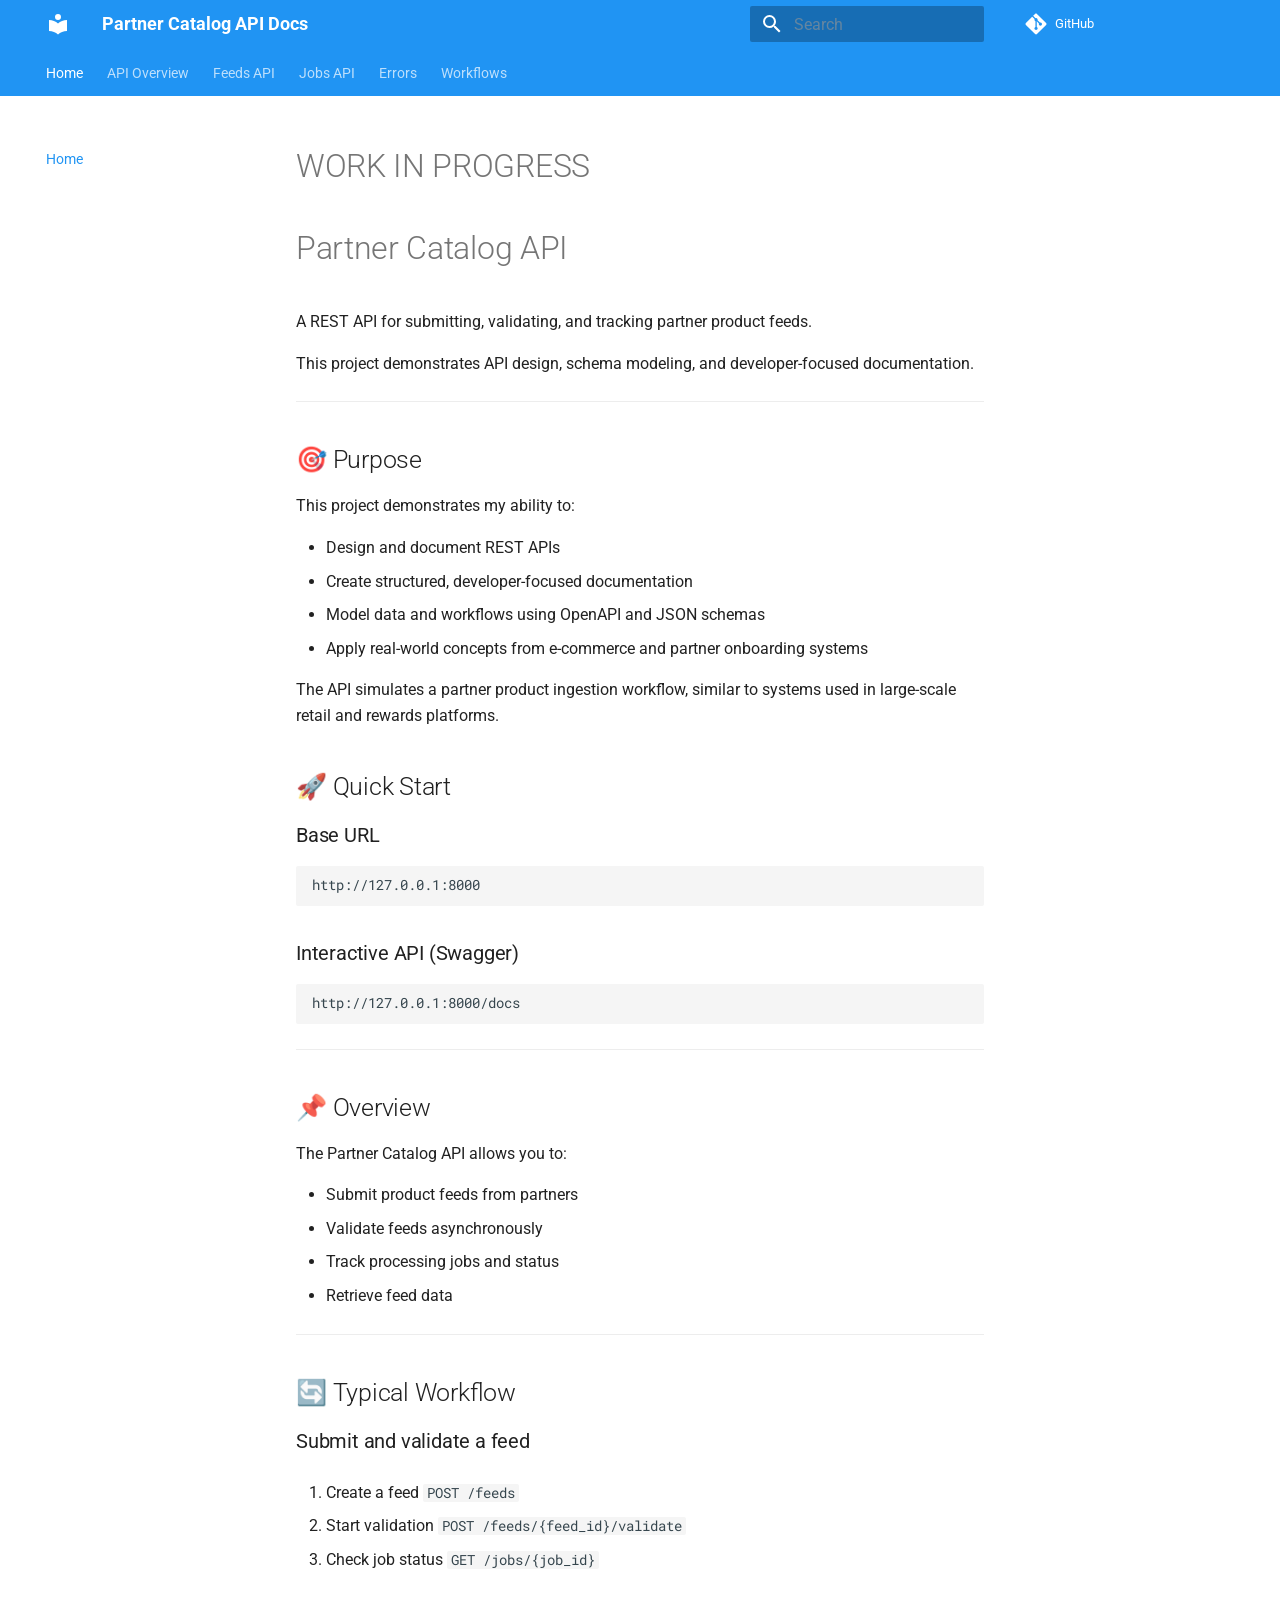
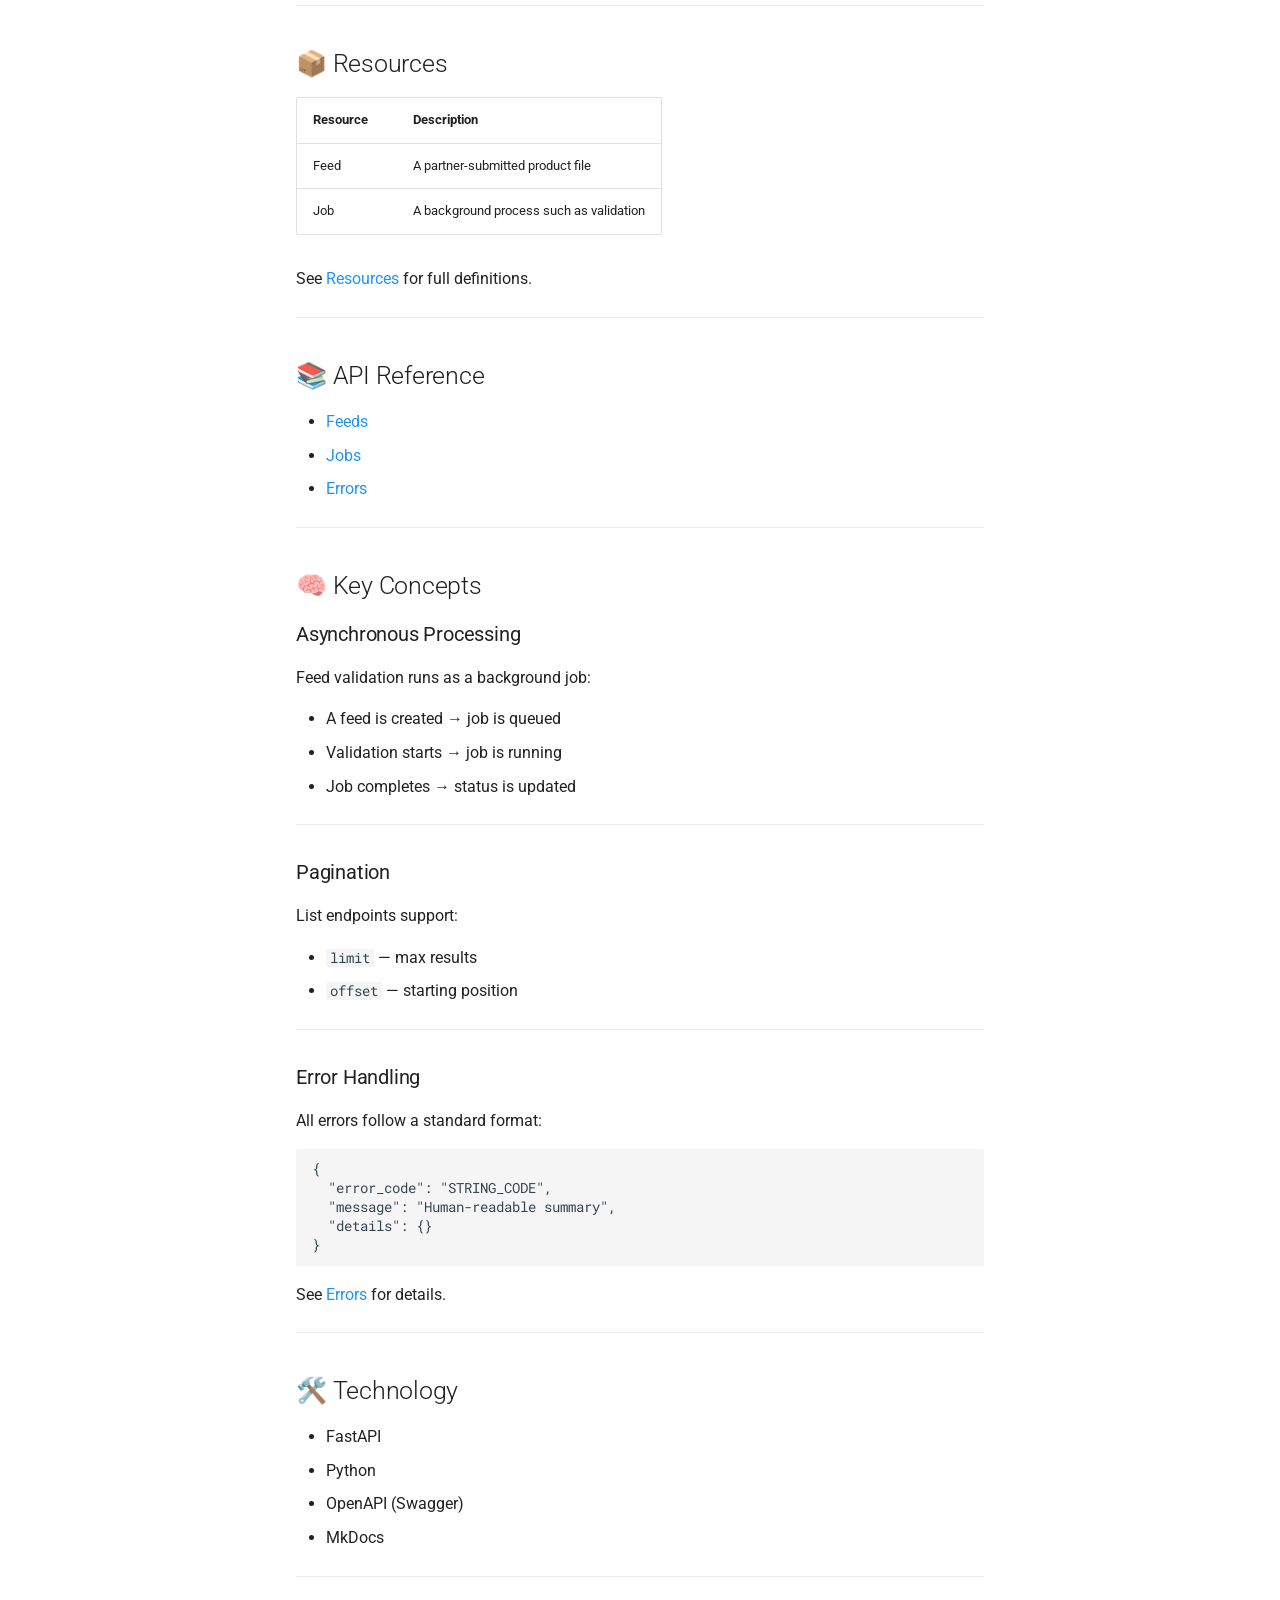
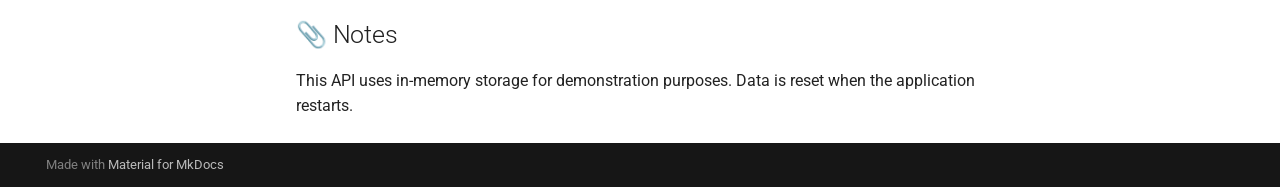
<file: index.html>
<!doctype html>
<html lang="en" class="no-js">
  <head>
    
      <meta charset="utf-8">
      <meta name="viewport" content="width=device-width,initial-scale=1">
      
      
      
      
      
        <link rel="next" href="resources/">
      
      
        
      
      
      <link rel="icon" href="assets/images/favicon.png">
      <meta name="generator" content="mkdocs-1.6.1, mkdocs-material-9.7.6">
    
    
      
        <title>Partner Catalog API Docs</title>
      
    
    
      <link rel="stylesheet" href="assets/stylesheets/main.484c7ddc.min.css">
      
        
        <link rel="stylesheet" href="assets/stylesheets/palette.ab4e12ef.min.css">
      
      


    
    
      
    
    
      
        
        
        <link rel="preconnect" href="https://fonts.gstatic.com" crossorigin>
        <link rel="stylesheet" href="https://fonts.googleapis.com/css?family=Roboto:300,300i,400,400i,700,700i%7CRoboto+Mono:400,400i,700,700i&display=fallback">
        <style>:root{--md-text-font:"Roboto";--md-code-font:"Roboto Mono"}</style>
      
    
    
    <script>__md_scope=new URL(".",location),__md_hash=e=>[...e].reduce(((e,_)=>(e<<5)-e+_.charCodeAt(0)),0),__md_get=(e,_=localStorage,t=__md_scope)=>JSON.parse(_.getItem(t.pathname+"."+e)),__md_set=(e,_,t=localStorage,a=__md_scope)=>{try{t.setItem(a.pathname+"."+e,JSON.stringify(_))}catch(e){}}</script>
    
      

    
    
  </head>
  
  
    
    
    
    
    
    <body dir="ltr" data-md-color-scheme="default" data-md-color-primary="blue" data-md-color-accent="indigo">
  
    
    <input class="md-toggle" data-md-toggle="drawer" type="checkbox" id="__drawer" autocomplete="off">
    <input class="md-toggle" data-md-toggle="search" type="checkbox" id="__search" autocomplete="off">
    <label class="md-overlay" for="__drawer"></label>
    <div data-md-component="skip">
      
        
        <a href="#work-in-progress" class="md-skip">
          Skip to content
        </a>
      
    </div>
    <div data-md-component="announce">
      
    </div>
    
    
      

<header class="md-header" data-md-component="header">
  <nav class="md-header__inner md-grid" aria-label="Header">
    <a href="." title="Partner Catalog API Docs" class="md-header__button md-logo" aria-label="Partner Catalog API Docs" data-md-component="logo">
      
  
  <svg xmlns="http://www.w3.org/2000/svg" viewBox="0 0 24 24"><path d="M12 8a3 3 0 0 0 3-3 3 3 0 0 0-3-3 3 3 0 0 0-3 3 3 3 0 0 0 3 3m0 3.54C9.64 9.35 6.5 8 3 8v11c3.5 0 6.64 1.35 9 3.54 2.36-2.19 5.5-3.54 9-3.54V8c-3.5 0-6.64 1.35-9 3.54"/></svg>

    </a>
    <label class="md-header__button md-icon" for="__drawer">
      
      <svg xmlns="http://www.w3.org/2000/svg" viewBox="0 0 24 24"><path d="M3 6h18v2H3zm0 5h18v2H3zm0 5h18v2H3z"/></svg>
    </label>
    <div class="md-header__title" data-md-component="header-title">
      <div class="md-header__ellipsis">
        <div class="md-header__topic">
          <span class="md-ellipsis">
            Partner Catalog API Docs
          </span>
        </div>
        <div class="md-header__topic" data-md-component="header-topic">
          <span class="md-ellipsis">
            
              Home
            
          </span>
        </div>
      </div>
    </div>
    
      
    
    
    
    
      
      
        <label class="md-header__button md-icon" for="__search">
          
          <svg xmlns="http://www.w3.org/2000/svg" viewBox="0 0 24 24"><path d="M9.5 3A6.5 6.5 0 0 1 16 9.5c0 1.61-.59 3.09-1.56 4.23l.27.27h.79l5 5-1.5 1.5-5-5v-.79l-.27-.27A6.52 6.52 0 0 1 9.5 16 6.5 6.5 0 0 1 3 9.5 6.5 6.5 0 0 1 9.5 3m0 2C7 5 5 7 5 9.5S7 14 9.5 14 14 12 14 9.5 12 5 9.5 5"/></svg>
        </label>
        <div class="md-search" data-md-component="search" role="dialog">
  <label class="md-search__overlay" for="__search"></label>
  <div class="md-search__inner" role="search">
    <form class="md-search__form" name="search">
      <input type="text" class="md-search__input" name="query" aria-label="Search" placeholder="Search" autocapitalize="off" autocorrect="off" autocomplete="off" spellcheck="false" data-md-component="search-query" required>
      <label class="md-search__icon md-icon" for="__search">
        
        <svg xmlns="http://www.w3.org/2000/svg" viewBox="0 0 24 24"><path d="M9.5 3A6.5 6.5 0 0 1 16 9.5c0 1.61-.59 3.09-1.56 4.23l.27.27h.79l5 5-1.5 1.5-5-5v-.79l-.27-.27A6.52 6.52 0 0 1 9.5 16 6.5 6.5 0 0 1 3 9.5 6.5 6.5 0 0 1 9.5 3m0 2C7 5 5 7 5 9.5S7 14 9.5 14 14 12 14 9.5 12 5 9.5 5"/></svg>
        
        <svg xmlns="http://www.w3.org/2000/svg" viewBox="0 0 24 24"><path d="M20 11v2H8l5.5 5.5-1.42 1.42L4.16 12l7.92-7.92L13.5 5.5 8 11z"/></svg>
      </label>
      <nav class="md-search__options" aria-label="Search">
        
        <button type="reset" class="md-search__icon md-icon" title="Clear" aria-label="Clear" tabindex="-1">
          
          <svg xmlns="http://www.w3.org/2000/svg" viewBox="0 0 24 24"><path d="M19 6.41 17.59 5 12 10.59 6.41 5 5 6.41 10.59 12 5 17.59 6.41 19 12 13.41 17.59 19 19 17.59 13.41 12z"/></svg>
        </button>
      </nav>
      
    </form>
    <div class="md-search__output">
      <div class="md-search__scrollwrap" tabindex="0" data-md-scrollfix>
        <div class="md-search-result" data-md-component="search-result">
          <div class="md-search-result__meta">
            Initializing search
          </div>
          <ol class="md-search-result__list" role="presentation"></ol>
        </div>
      </div>
    </div>
  </div>
</div>
      
    
    
      <div class="md-header__source">
        <a href="https://github.com/rayajose/partner-catalog-api" title="Go to repository" class="md-source" data-md-component="source">
  <div class="md-source__icon md-icon">
    
    <svg xmlns="http://www.w3.org/2000/svg" viewBox="0 0 448 512"><!--! Font Awesome Free 7.1.0 by @fontawesome - https://fontawesome.com License - https://fontawesome.com/license/free (Icons: CC BY 4.0, Fonts: SIL OFL 1.1, Code: MIT License) Copyright 2025 Fonticons, Inc.--><path d="M439.6 236.1 244 40.5c-5.4-5.5-12.8-8.5-20.4-8.5s-15 3-20.4 8.4L162.5 81l51.5 51.5c27.1-9.1 52.7 16.8 43.4 43.7l49.7 49.7c34.2-11.8 61.2 31 35.5 56.7-26.5 26.5-70.2-2.9-56-37.3L240.3 199v121.9c25.3 12.5 22.3 41.8 9.1 55-6.4 6.4-15.2 10.1-24.3 10.1s-17.8-3.6-24.3-10.1c-17.6-17.6-11.1-46.9 11.2-56v-123c-20.8-8.5-24.6-30.7-18.6-45L142.6 101 8.5 235.1C3 240.6 0 247.9 0 255.5s3 15 8.5 20.4l195.6 195.7c5.4 5.4 12.7 8.4 20.4 8.4s15-3 20.4-8.4l194.7-194.7c5.4-5.4 8.4-12.8 8.4-20.4s-3-15-8.4-20.4"/></svg>
  </div>
  <div class="md-source__repository">
    GitHub
  </div>
</a>
      </div>
    
  </nav>
  
</header>
    
    <div class="md-container" data-md-component="container">
      
      
        
          
            
<nav class="md-tabs" aria-label="Tabs" data-md-component="tabs">
  <div class="md-grid">
    <ul class="md-tabs__list">
      
        
  
  
  
    
  
  
    <li class="md-tabs__item md-tabs__item--active">
      <a href="." class="md-tabs__link">
        
  
  
    
  
  Home

      </a>
    </li>
  

      
        
  
  
  
  
    <li class="md-tabs__item">
      <a href="resources/" class="md-tabs__link">
        
  
  
    
  
  API Overview

      </a>
    </li>
  

      
        
  
  
  
  
    <li class="md-tabs__item">
      <a href="feeds/" class="md-tabs__link">
        
  
  
    
  
  Feeds API

      </a>
    </li>
  

      
        
  
  
  
  
    <li class="md-tabs__item">
      <a href="jobs/" class="md-tabs__link">
        
  
  
    
  
  Jobs API

      </a>
    </li>
  

      
        
  
  
  
  
    <li class="md-tabs__item">
      <a href="errors/" class="md-tabs__link">
        
  
  
    
  
  Errors

      </a>
    </li>
  

      
        
  
  
  
  
    <li class="md-tabs__item">
      <a href="workflows/" class="md-tabs__link">
        
  
  
    
  
  Workflows

      </a>
    </li>
  

      
    </ul>
  </div>
</nav>
          
        
      
      <main class="md-main" data-md-component="main">
        <div class="md-main__inner md-grid">
          
            
              
              <div class="md-sidebar md-sidebar--primary" data-md-component="sidebar" data-md-type="navigation" >
                <div class="md-sidebar__scrollwrap">
                  <div class="md-sidebar__inner">
                    


  


<nav class="md-nav md-nav--primary md-nav--lifted" aria-label="Navigation" data-md-level="0">
  <label class="md-nav__title" for="__drawer">
    <a href="." title="Partner Catalog API Docs" class="md-nav__button md-logo" aria-label="Partner Catalog API Docs" data-md-component="logo">
      
  
  <svg xmlns="http://www.w3.org/2000/svg" viewBox="0 0 24 24"><path d="M12 8a3 3 0 0 0 3-3 3 3 0 0 0-3-3 3 3 0 0 0-3 3 3 3 0 0 0 3 3m0 3.54C9.64 9.35 6.5 8 3 8v11c3.5 0 6.64 1.35 9 3.54 2.36-2.19 5.5-3.54 9-3.54V8c-3.5 0-6.64 1.35-9 3.54"/></svg>

    </a>
    Partner Catalog API Docs
  </label>
  
    <div class="md-nav__source">
      <a href="https://github.com/rayajose/partner-catalog-api" title="Go to repository" class="md-source" data-md-component="source">
  <div class="md-source__icon md-icon">
    
    <svg xmlns="http://www.w3.org/2000/svg" viewBox="0 0 448 512"><!--! Font Awesome Free 7.1.0 by @fontawesome - https://fontawesome.com License - https://fontawesome.com/license/free (Icons: CC BY 4.0, Fonts: SIL OFL 1.1, Code: MIT License) Copyright 2025 Fonticons, Inc.--><path d="M439.6 236.1 244 40.5c-5.4-5.5-12.8-8.5-20.4-8.5s-15 3-20.4 8.4L162.5 81l51.5 51.5c27.1-9.1 52.7 16.8 43.4 43.7l49.7 49.7c34.2-11.8 61.2 31 35.5 56.7-26.5 26.5-70.2-2.9-56-37.3L240.3 199v121.9c25.3 12.5 22.3 41.8 9.1 55-6.4 6.4-15.2 10.1-24.3 10.1s-17.8-3.6-24.3-10.1c-17.6-17.6-11.1-46.9 11.2-56v-123c-20.8-8.5-24.6-30.7-18.6-45L142.6 101 8.5 235.1C3 240.6 0 247.9 0 255.5s3 15 8.5 20.4l195.6 195.7c5.4 5.4 12.7 8.4 20.4 8.4s15-3 20.4-8.4l194.7-194.7c5.4-5.4 8.4-12.8 8.4-20.4s-3-15-8.4-20.4"/></svg>
  </div>
  <div class="md-source__repository">
    GitHub
  </div>
</a>
    </div>
  
  <ul class="md-nav__list" data-md-scrollfix>
    
      
      
  
  
    
  
  
  
    <li class="md-nav__item md-nav__item--active">
      
      <input class="md-nav__toggle md-toggle" type="checkbox" id="__toc">
      
      
        
      
      
      <a href="." class="md-nav__link md-nav__link--active">
        
  
  
  <span class="md-ellipsis">
    
  
    Home
  

    
  </span>
  
  

      </a>
      
    </li>
  

    
      
      
  
  
  
  
    <li class="md-nav__item">
      <a href="resources/" class="md-nav__link">
        
  
  
  <span class="md-ellipsis">
    
  
    API Overview
  

    
  </span>
  
  

      </a>
    </li>
  

    
      
      
  
  
  
  
    <li class="md-nav__item">
      <a href="feeds/" class="md-nav__link">
        
  
  
  <span class="md-ellipsis">
    
  
    Feeds API
  

    
  </span>
  
  

      </a>
    </li>
  

    
      
      
  
  
  
  
    <li class="md-nav__item">
      <a href="jobs/" class="md-nav__link">
        
  
  
  <span class="md-ellipsis">
    
  
    Jobs API
  

    
  </span>
  
  

      </a>
    </li>
  

    
      
      
  
  
  
  
    <li class="md-nav__item">
      <a href="errors/" class="md-nav__link">
        
  
  
  <span class="md-ellipsis">
    
  
    Errors
  

    
  </span>
  
  

      </a>
    </li>
  

    
      
      
  
  
  
  
    <li class="md-nav__item">
      <a href="workflows/" class="md-nav__link">
        
  
  
  <span class="md-ellipsis">
    
  
    Workflows
  

    
  </span>
  
  

      </a>
    </li>
  

    
  </ul>
</nav>
                  </div>
                </div>
              </div>
            
            
              
              <div class="md-sidebar md-sidebar--secondary" data-md-component="sidebar" data-md-type="toc" >
                <div class="md-sidebar__scrollwrap">
                  <div class="md-sidebar__inner">
                    

<nav class="md-nav md-nav--secondary" aria-label="Table of contents">
  
  
  
    
  
  
</nav>
                  </div>
                </div>
              </div>
            
          
          
            <div class="md-content" data-md-component="content">
              
              <article class="md-content__inner md-typeset">
                
                  


  
  


<h1 id="work-in-progress">WORK IN PROGRESS</h1>
<h1 id="partner-catalog-api">Partner Catalog API</h1>
<p>A REST API for submitting, validating, and tracking partner product feeds.</p>
<p>This project demonstrates API design, schema modeling, and developer-focused documentation.</p>
<hr />
<h2 id="purpose">🎯 Purpose</h2>
<p>This project demonstrates my ability to:</p>
<ul>
<li>Design and document REST APIs  </li>
<li>Create structured, developer-focused documentation  </li>
<li>Model data and workflows using OpenAPI and JSON schemas  </li>
<li>Apply real-world concepts from e-commerce and partner onboarding systems  </li>
</ul>
<p>The API simulates a partner product ingestion workflow, similar to systems used in large-scale retail and rewards platforms.</p>
<h2 id="quick-start">🚀 Quick Start</h2>
<h3 id="base-url">Base URL</h3>
<pre><code>http://127.0.0.1:8000
</code></pre>
<h3 id="interactive-api-swagger">Interactive API (Swagger)</h3>
<pre><code>http://127.0.0.1:8000/docs
</code></pre>
<hr />
<h2 id="overview">📌 Overview</h2>
<p>The Partner Catalog API allows you to:</p>
<ul>
<li>Submit product feeds from partners</li>
<li>Validate feeds asynchronously</li>
<li>Track processing jobs and status</li>
<li>Retrieve feed data</li>
</ul>
<hr />
<h2 id="typical-workflow">🔄 Typical Workflow</h2>
<h3 id="submit-and-validate-a-feed">Submit and validate a feed</h3>
<ol>
<li>
<p>Create a feed
   <code>POST /feeds</code></p>
</li>
<li>
<p>Start validation
   <code>POST /feeds/{feed_id}/validate</code></p>
</li>
<li>
<p>Check job status
   <code>GET /jobs/{job_id}</code></p>
</li>
</ol>
<hr />
<h2 id="resources">📦 Resources</h2>
<table>
<thead>
<tr>
<th>Resource</th>
<th>Description</th>
</tr>
</thead>
<tbody>
<tr>
<td>Feed</td>
<td>A partner-submitted product file</td>
</tr>
<tr>
<td>Job</td>
<td>A background process such as validation</td>
</tr>
</tbody>
</table>
<p>See <a href="resources/">Resources</a> for full definitions.</p>
<hr />
<h2 id="api-reference">📚 API Reference</h2>
<ul>
<li><a href="feeds/">Feeds</a></li>
<li><a href="jobs/">Jobs</a></li>
<li><a href="errors/">Errors</a></li>
</ul>
<hr />
<h2 id="key-concepts">🧠 Key Concepts</h2>
<h3 id="asynchronous-processing">Asynchronous Processing</h3>
<p>Feed validation runs as a background job:</p>
<ul>
<li>A feed is created → job is queued</li>
<li>Validation starts → job is running</li>
<li>Job completes → status is updated</li>
</ul>
<hr />
<h3 id="pagination">Pagination</h3>
<p>List endpoints support:</p>
<ul>
<li><code>limit</code> — max results</li>
<li><code>offset</code> — starting position</li>
</ul>
<hr />
<h3 id="error-handling">Error Handling</h3>
<p>All errors follow a standard format:</p>
<pre><code class="language-json">{
  &quot;error_code&quot;: &quot;STRING_CODE&quot;,
  &quot;message&quot;: &quot;Human-readable summary&quot;,
  &quot;details&quot;: {}
}
</code></pre>
<p>See <a href="errors/">Errors</a> for details.</p>
<hr />
<h2 id="technology">🛠️ Technology</h2>
<ul>
<li>FastAPI</li>
<li>Python</li>
<li>OpenAPI (Swagger)</li>
<li>MkDocs</li>
</ul>
<hr />
<h2 id="notes">📎 Notes</h2>
<p>This API uses in-memory storage for demonstration purposes.
Data is reset when the application restarts.</p>












                
              </article>
            </div>
          
          
<script>var target=document.getElementById(location.hash.slice(1));target&&target.name&&(target.checked=target.name.startsWith("__tabbed_"))</script>
        </div>
        
      </main>
      
        <footer class="md-footer">
  
  <div class="md-footer-meta md-typeset">
    <div class="md-footer-meta__inner md-grid">
      <div class="md-copyright">
  
  
    Made with
    <a href="https://squidfunk.github.io/mkdocs-material/" target="_blank" rel="noopener">
      Material for MkDocs
    </a>
  
</div>
      
    </div>
  </div>
</footer>
      
    </div>
    <div class="md-dialog" data-md-component="dialog">
      <div class="md-dialog__inner md-typeset"></div>
    </div>
    
    
    
      
      
      <script id="__config" type="application/json">{"annotate": null, "base": ".", "features": ["navigation.tabs"], "search": "assets/javascripts/workers/search.2c215733.min.js", "tags": null, "translations": {"clipboard.copied": "Copied to clipboard", "clipboard.copy": "Copy to clipboard", "search.result.more.one": "1 more on this page", "search.result.more.other": "# more on this page", "search.result.none": "No matching documents", "search.result.one": "1 matching document", "search.result.other": "# matching documents", "search.result.placeholder": "Type to start searching", "search.result.term.missing": "Missing", "select.version": "Select version"}, "version": null}</script>
    
    
      <script src="assets/javascripts/bundle.79ae519e.min.js"></script>
      
    
  </body>
</html>
</file>
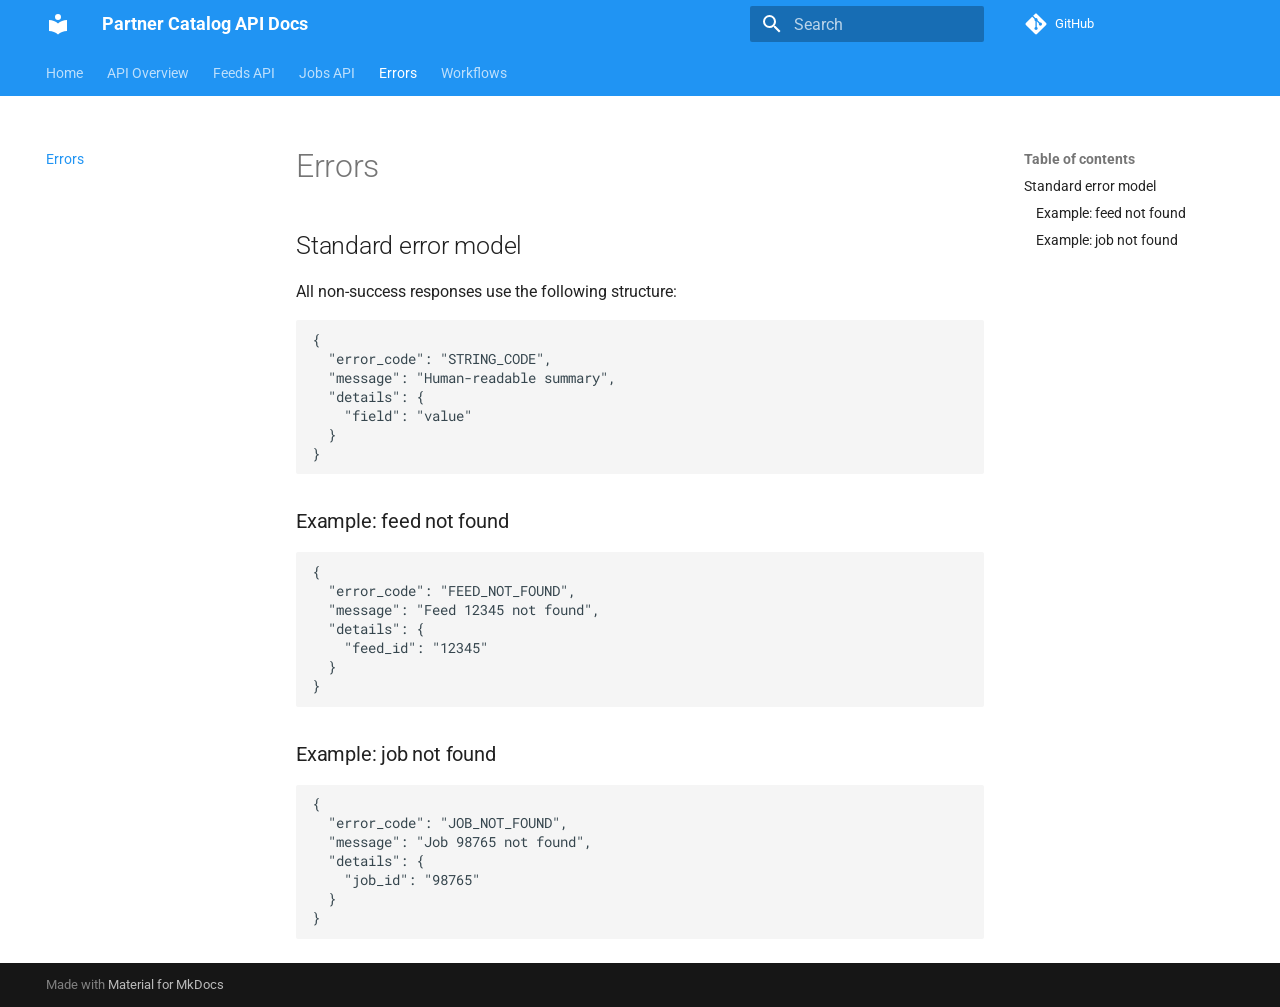
<file: errors/index.html>
<!doctype html>
<html lang="en" class="no-js">
  <head>
    
      <meta charset="utf-8">
      <meta name="viewport" content="width=device-width,initial-scale=1">
      
      
      
      
        <link rel="prev" href="../jobs/">
      
      
        <link rel="next" href="../workflows/">
      
      
        
      
      
      <link rel="icon" href="../assets/images/favicon.png">
      <meta name="generator" content="mkdocs-1.6.1, mkdocs-material-9.7.6">
    
    
      
        <title>Errors - Partner Catalog API Docs</title>
      
    
    
      <link rel="stylesheet" href="../assets/stylesheets/main.484c7ddc.min.css">
      
        
        <link rel="stylesheet" href="../assets/stylesheets/palette.ab4e12ef.min.css">
      
      


    
    
      
    
    
      
        
        
        <link rel="preconnect" href="https://fonts.gstatic.com" crossorigin>
        <link rel="stylesheet" href="https://fonts.googleapis.com/css?family=Roboto:300,300i,400,400i,700,700i%7CRoboto+Mono:400,400i,700,700i&display=fallback">
        <style>:root{--md-text-font:"Roboto";--md-code-font:"Roboto Mono"}</style>
      
    
    
    <script>__md_scope=new URL("..",location),__md_hash=e=>[...e].reduce(((e,_)=>(e<<5)-e+_.charCodeAt(0)),0),__md_get=(e,_=localStorage,t=__md_scope)=>JSON.parse(_.getItem(t.pathname+"."+e)),__md_set=(e,_,t=localStorage,a=__md_scope)=>{try{t.setItem(a.pathname+"."+e,JSON.stringify(_))}catch(e){}}</script>
    
      

    
    
  </head>
  
  
    
    
    
    
    
    <body dir="ltr" data-md-color-scheme="default" data-md-color-primary="blue" data-md-color-accent="indigo">
  
    
    <input class="md-toggle" data-md-toggle="drawer" type="checkbox" id="__drawer" autocomplete="off">
    <input class="md-toggle" data-md-toggle="search" type="checkbox" id="__search" autocomplete="off">
    <label class="md-overlay" for="__drawer"></label>
    <div data-md-component="skip">
      
        
        <a href="#errors" class="md-skip">
          Skip to content
        </a>
      
    </div>
    <div data-md-component="announce">
      
    </div>
    
    
      

<header class="md-header" data-md-component="header">
  <nav class="md-header__inner md-grid" aria-label="Header">
    <a href=".." title="Partner Catalog API Docs" class="md-header__button md-logo" aria-label="Partner Catalog API Docs" data-md-component="logo">
      
  
  <svg xmlns="http://www.w3.org/2000/svg" viewBox="0 0 24 24"><path d="M12 8a3 3 0 0 0 3-3 3 3 0 0 0-3-3 3 3 0 0 0-3 3 3 3 0 0 0 3 3m0 3.54C9.64 9.35 6.5 8 3 8v11c3.5 0 6.64 1.35 9 3.54 2.36-2.19 5.5-3.54 9-3.54V8c-3.5 0-6.64 1.35-9 3.54"/></svg>

    </a>
    <label class="md-header__button md-icon" for="__drawer">
      
      <svg xmlns="http://www.w3.org/2000/svg" viewBox="0 0 24 24"><path d="M3 6h18v2H3zm0 5h18v2H3zm0 5h18v2H3z"/></svg>
    </label>
    <div class="md-header__title" data-md-component="header-title">
      <div class="md-header__ellipsis">
        <div class="md-header__topic">
          <span class="md-ellipsis">
            Partner Catalog API Docs
          </span>
        </div>
        <div class="md-header__topic" data-md-component="header-topic">
          <span class="md-ellipsis">
            
              Errors
            
          </span>
        </div>
      </div>
    </div>
    
      
    
    
    
    
      
      
        <label class="md-header__button md-icon" for="__search">
          
          <svg xmlns="http://www.w3.org/2000/svg" viewBox="0 0 24 24"><path d="M9.5 3A6.5 6.5 0 0 1 16 9.5c0 1.61-.59 3.09-1.56 4.23l.27.27h.79l5 5-1.5 1.5-5-5v-.79l-.27-.27A6.52 6.52 0 0 1 9.5 16 6.5 6.5 0 0 1 3 9.5 6.5 6.5 0 0 1 9.5 3m0 2C7 5 5 7 5 9.5S7 14 9.5 14 14 12 14 9.5 12 5 9.5 5"/></svg>
        </label>
        <div class="md-search" data-md-component="search" role="dialog">
  <label class="md-search__overlay" for="__search"></label>
  <div class="md-search__inner" role="search">
    <form class="md-search__form" name="search">
      <input type="text" class="md-search__input" name="query" aria-label="Search" placeholder="Search" autocapitalize="off" autocorrect="off" autocomplete="off" spellcheck="false" data-md-component="search-query" required>
      <label class="md-search__icon md-icon" for="__search">
        
        <svg xmlns="http://www.w3.org/2000/svg" viewBox="0 0 24 24"><path d="M9.5 3A6.5 6.5 0 0 1 16 9.5c0 1.61-.59 3.09-1.56 4.23l.27.27h.79l5 5-1.5 1.5-5-5v-.79l-.27-.27A6.52 6.52 0 0 1 9.5 16 6.5 6.5 0 0 1 3 9.5 6.5 6.5 0 0 1 9.5 3m0 2C7 5 5 7 5 9.5S7 14 9.5 14 14 12 14 9.5 12 5 9.5 5"/></svg>
        
        <svg xmlns="http://www.w3.org/2000/svg" viewBox="0 0 24 24"><path d="M20 11v2H8l5.5 5.5-1.42 1.42L4.16 12l7.92-7.92L13.5 5.5 8 11z"/></svg>
      </label>
      <nav class="md-search__options" aria-label="Search">
        
        <button type="reset" class="md-search__icon md-icon" title="Clear" aria-label="Clear" tabindex="-1">
          
          <svg xmlns="http://www.w3.org/2000/svg" viewBox="0 0 24 24"><path d="M19 6.41 17.59 5 12 10.59 6.41 5 5 6.41 10.59 12 5 17.59 6.41 19 12 13.41 17.59 19 19 17.59 13.41 12z"/></svg>
        </button>
      </nav>
      
    </form>
    <div class="md-search__output">
      <div class="md-search__scrollwrap" tabindex="0" data-md-scrollfix>
        <div class="md-search-result" data-md-component="search-result">
          <div class="md-search-result__meta">
            Initializing search
          </div>
          <ol class="md-search-result__list" role="presentation"></ol>
        </div>
      </div>
    </div>
  </div>
</div>
      
    
    
      <div class="md-header__source">
        <a href="https://github.com/rayajose/partner-catalog-api" title="Go to repository" class="md-source" data-md-component="source">
  <div class="md-source__icon md-icon">
    
    <svg xmlns="http://www.w3.org/2000/svg" viewBox="0 0 448 512"><!--! Font Awesome Free 7.1.0 by @fontawesome - https://fontawesome.com License - https://fontawesome.com/license/free (Icons: CC BY 4.0, Fonts: SIL OFL 1.1, Code: MIT License) Copyright 2025 Fonticons, Inc.--><path d="M439.6 236.1 244 40.5c-5.4-5.5-12.8-8.5-20.4-8.5s-15 3-20.4 8.4L162.5 81l51.5 51.5c27.1-9.1 52.7 16.8 43.4 43.7l49.7 49.7c34.2-11.8 61.2 31 35.5 56.7-26.5 26.5-70.2-2.9-56-37.3L240.3 199v121.9c25.3 12.5 22.3 41.8 9.1 55-6.4 6.4-15.2 10.1-24.3 10.1s-17.8-3.6-24.3-10.1c-17.6-17.6-11.1-46.9 11.2-56v-123c-20.8-8.5-24.6-30.7-18.6-45L142.6 101 8.5 235.1C3 240.6 0 247.9 0 255.5s3 15 8.5 20.4l195.6 195.7c5.4 5.4 12.7 8.4 20.4 8.4s15-3 20.4-8.4l194.7-194.7c5.4-5.4 8.4-12.8 8.4-20.4s-3-15-8.4-20.4"/></svg>
  </div>
  <div class="md-source__repository">
    GitHub
  </div>
</a>
      </div>
    
  </nav>
  
</header>
    
    <div class="md-container" data-md-component="container">
      
      
        
          
            
<nav class="md-tabs" aria-label="Tabs" data-md-component="tabs">
  <div class="md-grid">
    <ul class="md-tabs__list">
      
        
  
  
  
  
    <li class="md-tabs__item">
      <a href=".." class="md-tabs__link">
        
  
  
    
  
  Home

      </a>
    </li>
  

      
        
  
  
  
  
    <li class="md-tabs__item">
      <a href="../resources/" class="md-tabs__link">
        
  
  
    
  
  API Overview

      </a>
    </li>
  

      
        
  
  
  
  
    <li class="md-tabs__item">
      <a href="../feeds/" class="md-tabs__link">
        
  
  
    
  
  Feeds API

      </a>
    </li>
  

      
        
  
  
  
  
    <li class="md-tabs__item">
      <a href="../jobs/" class="md-tabs__link">
        
  
  
    
  
  Jobs API

      </a>
    </li>
  

      
        
  
  
  
    
  
  
    <li class="md-tabs__item md-tabs__item--active">
      <a href="./" class="md-tabs__link">
        
  
  
    
  
  Errors

      </a>
    </li>
  

      
        
  
  
  
  
    <li class="md-tabs__item">
      <a href="../workflows/" class="md-tabs__link">
        
  
  
    
  
  Workflows

      </a>
    </li>
  

      
    </ul>
  </div>
</nav>
          
        
      
      <main class="md-main" data-md-component="main">
        <div class="md-main__inner md-grid">
          
            
              
              <div class="md-sidebar md-sidebar--primary" data-md-component="sidebar" data-md-type="navigation" >
                <div class="md-sidebar__scrollwrap">
                  <div class="md-sidebar__inner">
                    


  


<nav class="md-nav md-nav--primary md-nav--lifted" aria-label="Navigation" data-md-level="0">
  <label class="md-nav__title" for="__drawer">
    <a href=".." title="Partner Catalog API Docs" class="md-nav__button md-logo" aria-label="Partner Catalog API Docs" data-md-component="logo">
      
  
  <svg xmlns="http://www.w3.org/2000/svg" viewBox="0 0 24 24"><path d="M12 8a3 3 0 0 0 3-3 3 3 0 0 0-3-3 3 3 0 0 0-3 3 3 3 0 0 0 3 3m0 3.54C9.64 9.35 6.5 8 3 8v11c3.5 0 6.64 1.35 9 3.54 2.36-2.19 5.5-3.54 9-3.54V8c-3.5 0-6.64 1.35-9 3.54"/></svg>

    </a>
    Partner Catalog API Docs
  </label>
  
    <div class="md-nav__source">
      <a href="https://github.com/rayajose/partner-catalog-api" title="Go to repository" class="md-source" data-md-component="source">
  <div class="md-source__icon md-icon">
    
    <svg xmlns="http://www.w3.org/2000/svg" viewBox="0 0 448 512"><!--! Font Awesome Free 7.1.0 by @fontawesome - https://fontawesome.com License - https://fontawesome.com/license/free (Icons: CC BY 4.0, Fonts: SIL OFL 1.1, Code: MIT License) Copyright 2025 Fonticons, Inc.--><path d="M439.6 236.1 244 40.5c-5.4-5.5-12.8-8.5-20.4-8.5s-15 3-20.4 8.4L162.5 81l51.5 51.5c27.1-9.1 52.7 16.8 43.4 43.7l49.7 49.7c34.2-11.8 61.2 31 35.5 56.7-26.5 26.5-70.2-2.9-56-37.3L240.3 199v121.9c25.3 12.5 22.3 41.8 9.1 55-6.4 6.4-15.2 10.1-24.3 10.1s-17.8-3.6-24.3-10.1c-17.6-17.6-11.1-46.9 11.2-56v-123c-20.8-8.5-24.6-30.7-18.6-45L142.6 101 8.5 235.1C3 240.6 0 247.9 0 255.5s3 15 8.5 20.4l195.6 195.7c5.4 5.4 12.7 8.4 20.4 8.4s15-3 20.4-8.4l194.7-194.7c5.4-5.4 8.4-12.8 8.4-20.4s-3-15-8.4-20.4"/></svg>
  </div>
  <div class="md-source__repository">
    GitHub
  </div>
</a>
    </div>
  
  <ul class="md-nav__list" data-md-scrollfix>
    
      
      
  
  
  
  
    <li class="md-nav__item">
      <a href=".." class="md-nav__link">
        
  
  
  <span class="md-ellipsis">
    
  
    Home
  

    
  </span>
  
  

      </a>
    </li>
  

    
      
      
  
  
  
  
    <li class="md-nav__item">
      <a href="../resources/" class="md-nav__link">
        
  
  
  <span class="md-ellipsis">
    
  
    API Overview
  

    
  </span>
  
  

      </a>
    </li>
  

    
      
      
  
  
  
  
    <li class="md-nav__item">
      <a href="../feeds/" class="md-nav__link">
        
  
  
  <span class="md-ellipsis">
    
  
    Feeds API
  

    
  </span>
  
  

      </a>
    </li>
  

    
      
      
  
  
  
  
    <li class="md-nav__item">
      <a href="../jobs/" class="md-nav__link">
        
  
  
  <span class="md-ellipsis">
    
  
    Jobs API
  

    
  </span>
  
  

      </a>
    </li>
  

    
      
      
  
  
    
  
  
  
    <li class="md-nav__item md-nav__item--active">
      
      <input class="md-nav__toggle md-toggle" type="checkbox" id="__toc">
      
      
        
      
      
        <label class="md-nav__link md-nav__link--active" for="__toc">
          
  
  
  <span class="md-ellipsis">
    
  
    Errors
  

    
  </span>
  
  

          <span class="md-nav__icon md-icon"></span>
        </label>
      
      <a href="./" class="md-nav__link md-nav__link--active">
        
  
  
  <span class="md-ellipsis">
    
  
    Errors
  

    
  </span>
  
  

      </a>
      
        

<nav class="md-nav md-nav--secondary" aria-label="Table of contents">
  
  
  
    
  
  
    <label class="md-nav__title" for="__toc">
      <span class="md-nav__icon md-icon"></span>
      Table of contents
    </label>
    <ul class="md-nav__list" data-md-component="toc" data-md-scrollfix>
      
        <li class="md-nav__item">
  <a href="#standard-error-model" class="md-nav__link">
    <span class="md-ellipsis">
      
        Standard error model
      
    </span>
  </a>
  
    <nav class="md-nav" aria-label="Standard error model">
      <ul class="md-nav__list">
        
          <li class="md-nav__item">
  <a href="#example-feed-not-found" class="md-nav__link">
    <span class="md-ellipsis">
      
        Example: feed not found
      
    </span>
  </a>
  
</li>
        
          <li class="md-nav__item">
  <a href="#example-job-not-found" class="md-nav__link">
    <span class="md-ellipsis">
      
        Example: job not found
      
    </span>
  </a>
  
</li>
        
      </ul>
    </nav>
  
</li>
      
    </ul>
  
</nav>
      
    </li>
  

    
      
      
  
  
  
  
    <li class="md-nav__item">
      <a href="../workflows/" class="md-nav__link">
        
  
  
  <span class="md-ellipsis">
    
  
    Workflows
  

    
  </span>
  
  

      </a>
    </li>
  

    
  </ul>
</nav>
                  </div>
                </div>
              </div>
            
            
              
              <div class="md-sidebar md-sidebar--secondary" data-md-component="sidebar" data-md-type="toc" >
                <div class="md-sidebar__scrollwrap">
                  <div class="md-sidebar__inner">
                    

<nav class="md-nav md-nav--secondary" aria-label="Table of contents">
  
  
  
    
  
  
    <label class="md-nav__title" for="__toc">
      <span class="md-nav__icon md-icon"></span>
      Table of contents
    </label>
    <ul class="md-nav__list" data-md-component="toc" data-md-scrollfix>
      
        <li class="md-nav__item">
  <a href="#standard-error-model" class="md-nav__link">
    <span class="md-ellipsis">
      
        Standard error model
      
    </span>
  </a>
  
    <nav class="md-nav" aria-label="Standard error model">
      <ul class="md-nav__list">
        
          <li class="md-nav__item">
  <a href="#example-feed-not-found" class="md-nav__link">
    <span class="md-ellipsis">
      
        Example: feed not found
      
    </span>
  </a>
  
</li>
        
          <li class="md-nav__item">
  <a href="#example-job-not-found" class="md-nav__link">
    <span class="md-ellipsis">
      
        Example: job not found
      
    </span>
  </a>
  
</li>
        
      </ul>
    </nav>
  
</li>
      
    </ul>
  
</nav>
                  </div>
                </div>
              </div>
            
          
          
            <div class="md-content" data-md-component="content">
              
              <article class="md-content__inner md-typeset">
                
                  


  
  


<h1 id="errors">Errors</h1>
<h2 id="standard-error-model">Standard error model</h2>
<p>All non-success responses use the following structure:</p>
<pre><code class="language-json">{
  &quot;error_code&quot;: &quot;STRING_CODE&quot;,
  &quot;message&quot;: &quot;Human-readable summary&quot;,
  &quot;details&quot;: {
    &quot;field&quot;: &quot;value&quot;
  }
}
</code></pre>
<h3 id="example-feed-not-found">Example: feed not found</h3>
<pre><code class="language-json">{
  &quot;error_code&quot;: &quot;FEED_NOT_FOUND&quot;,
  &quot;message&quot;: &quot;Feed 12345 not found&quot;,
  &quot;details&quot;: {
    &quot;feed_id&quot;: &quot;12345&quot;
  }
}
</code></pre>
<h3 id="example-job-not-found">Example: job not found</h3>
<pre><code class="language-json">{
  &quot;error_code&quot;: &quot;JOB_NOT_FOUND&quot;,
  &quot;message&quot;: &quot;Job 98765 not found&quot;,
  &quot;details&quot;: {
    &quot;job_id&quot;: &quot;98765&quot;
  }
}
</code></pre>












                
              </article>
            </div>
          
          
<script>var target=document.getElementById(location.hash.slice(1));target&&target.name&&(target.checked=target.name.startsWith("__tabbed_"))</script>
        </div>
        
      </main>
      
        <footer class="md-footer">
  
  <div class="md-footer-meta md-typeset">
    <div class="md-footer-meta__inner md-grid">
      <div class="md-copyright">
  
  
    Made with
    <a href="https://squidfunk.github.io/mkdocs-material/" target="_blank" rel="noopener">
      Material for MkDocs
    </a>
  
</div>
      
    </div>
  </div>
</footer>
      
    </div>
    <div class="md-dialog" data-md-component="dialog">
      <div class="md-dialog__inner md-typeset"></div>
    </div>
    
    
    
      
      
      <script id="__config" type="application/json">{"annotate": null, "base": "..", "features": ["navigation.tabs"], "search": "../assets/javascripts/workers/search.2c215733.min.js", "tags": null, "translations": {"clipboard.copied": "Copied to clipboard", "clipboard.copy": "Copy to clipboard", "search.result.more.one": "1 more on this page", "search.result.more.other": "# more on this page", "search.result.none": "No matching documents", "search.result.one": "1 matching document", "search.result.other": "# matching documents", "search.result.placeholder": "Type to start searching", "search.result.term.missing": "Missing", "select.version": "Select version"}, "version": null}</script>
    
    
      <script src="../assets/javascripts/bundle.79ae519e.min.js"></script>
      
    
  </body>
</html>
</file>
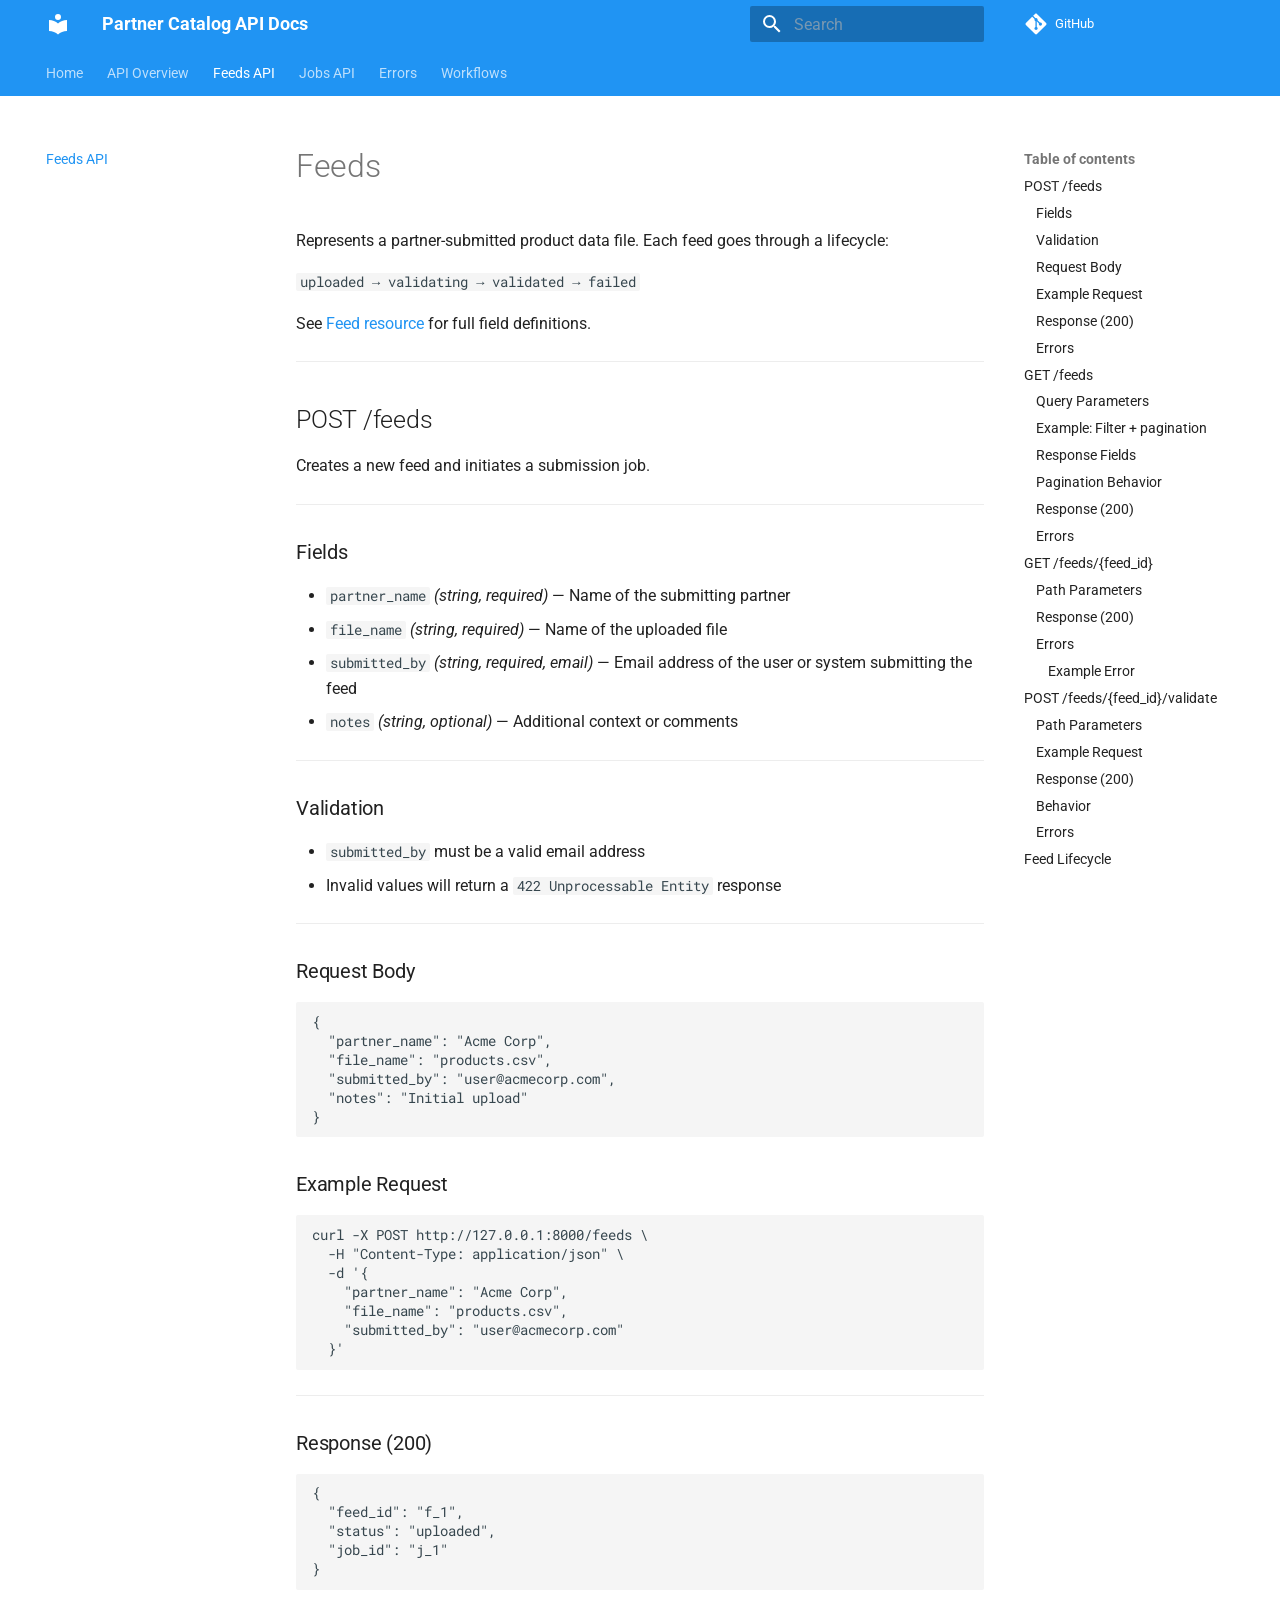
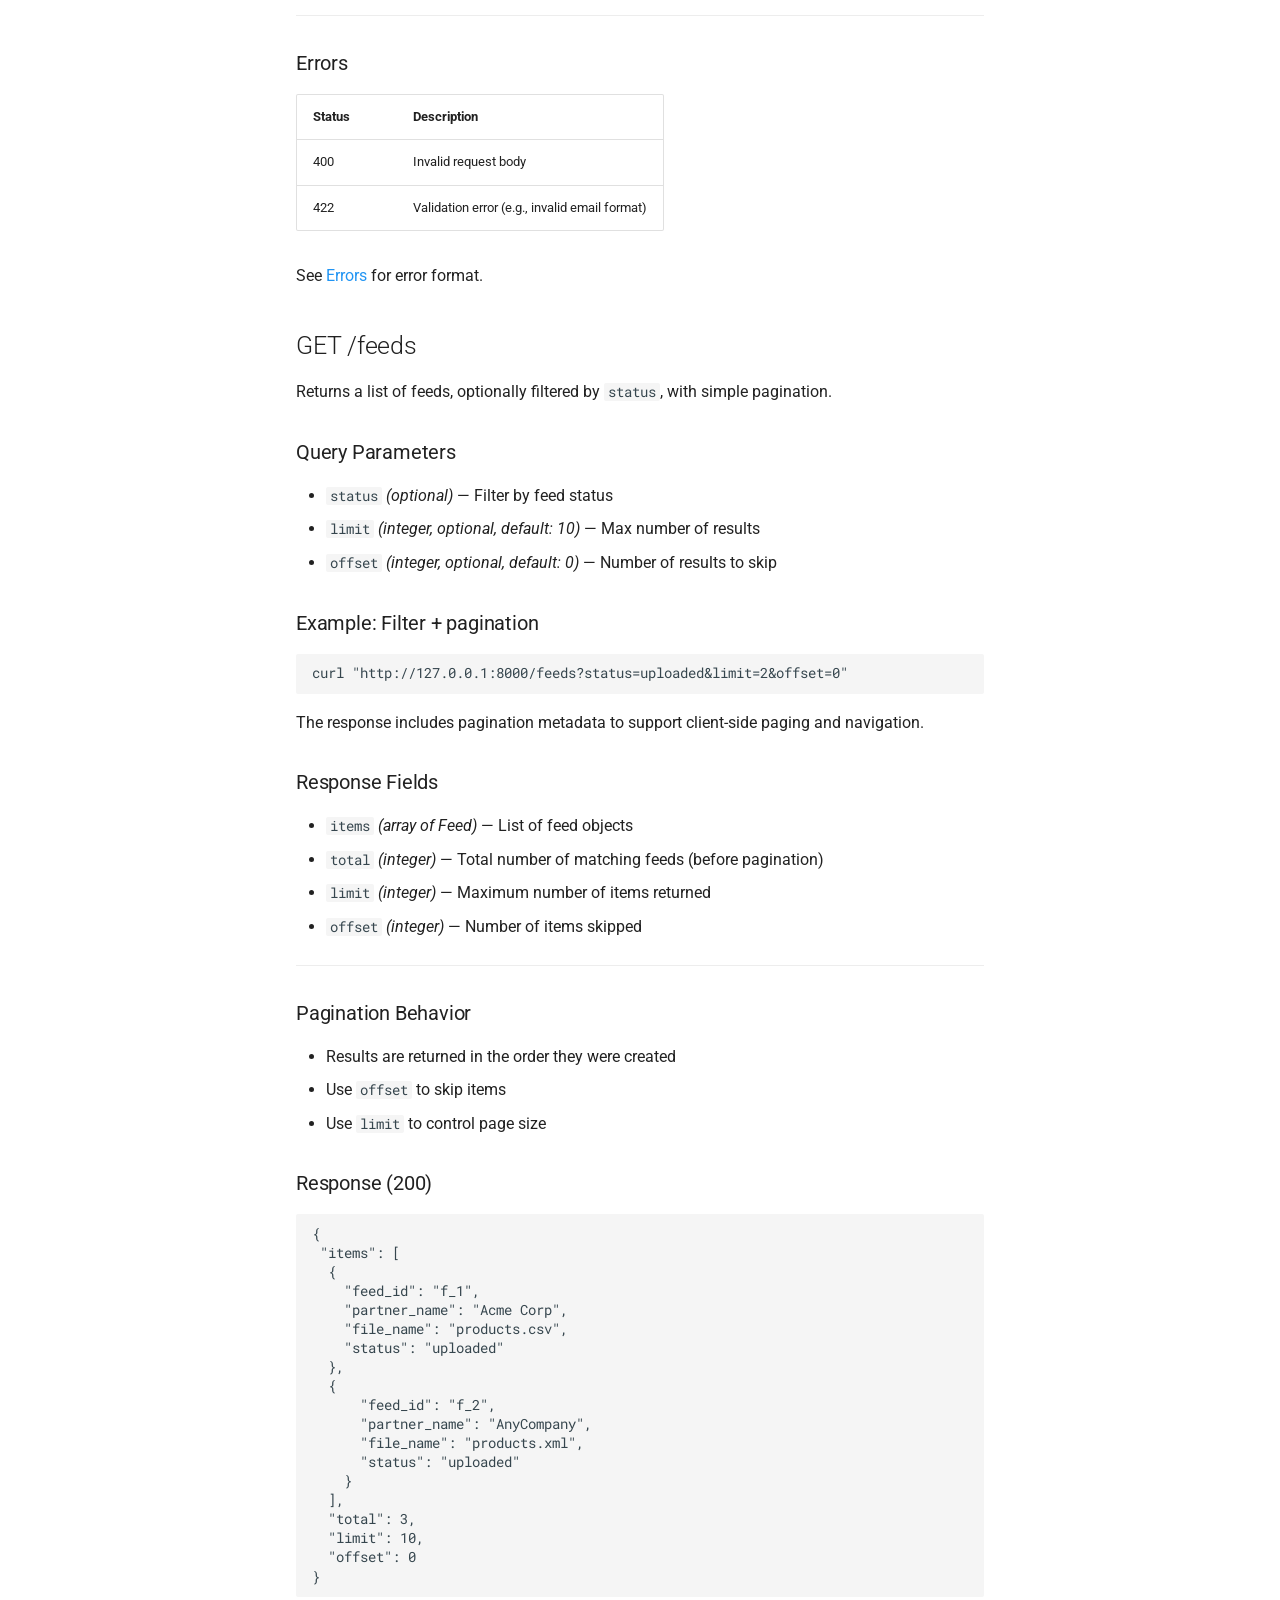
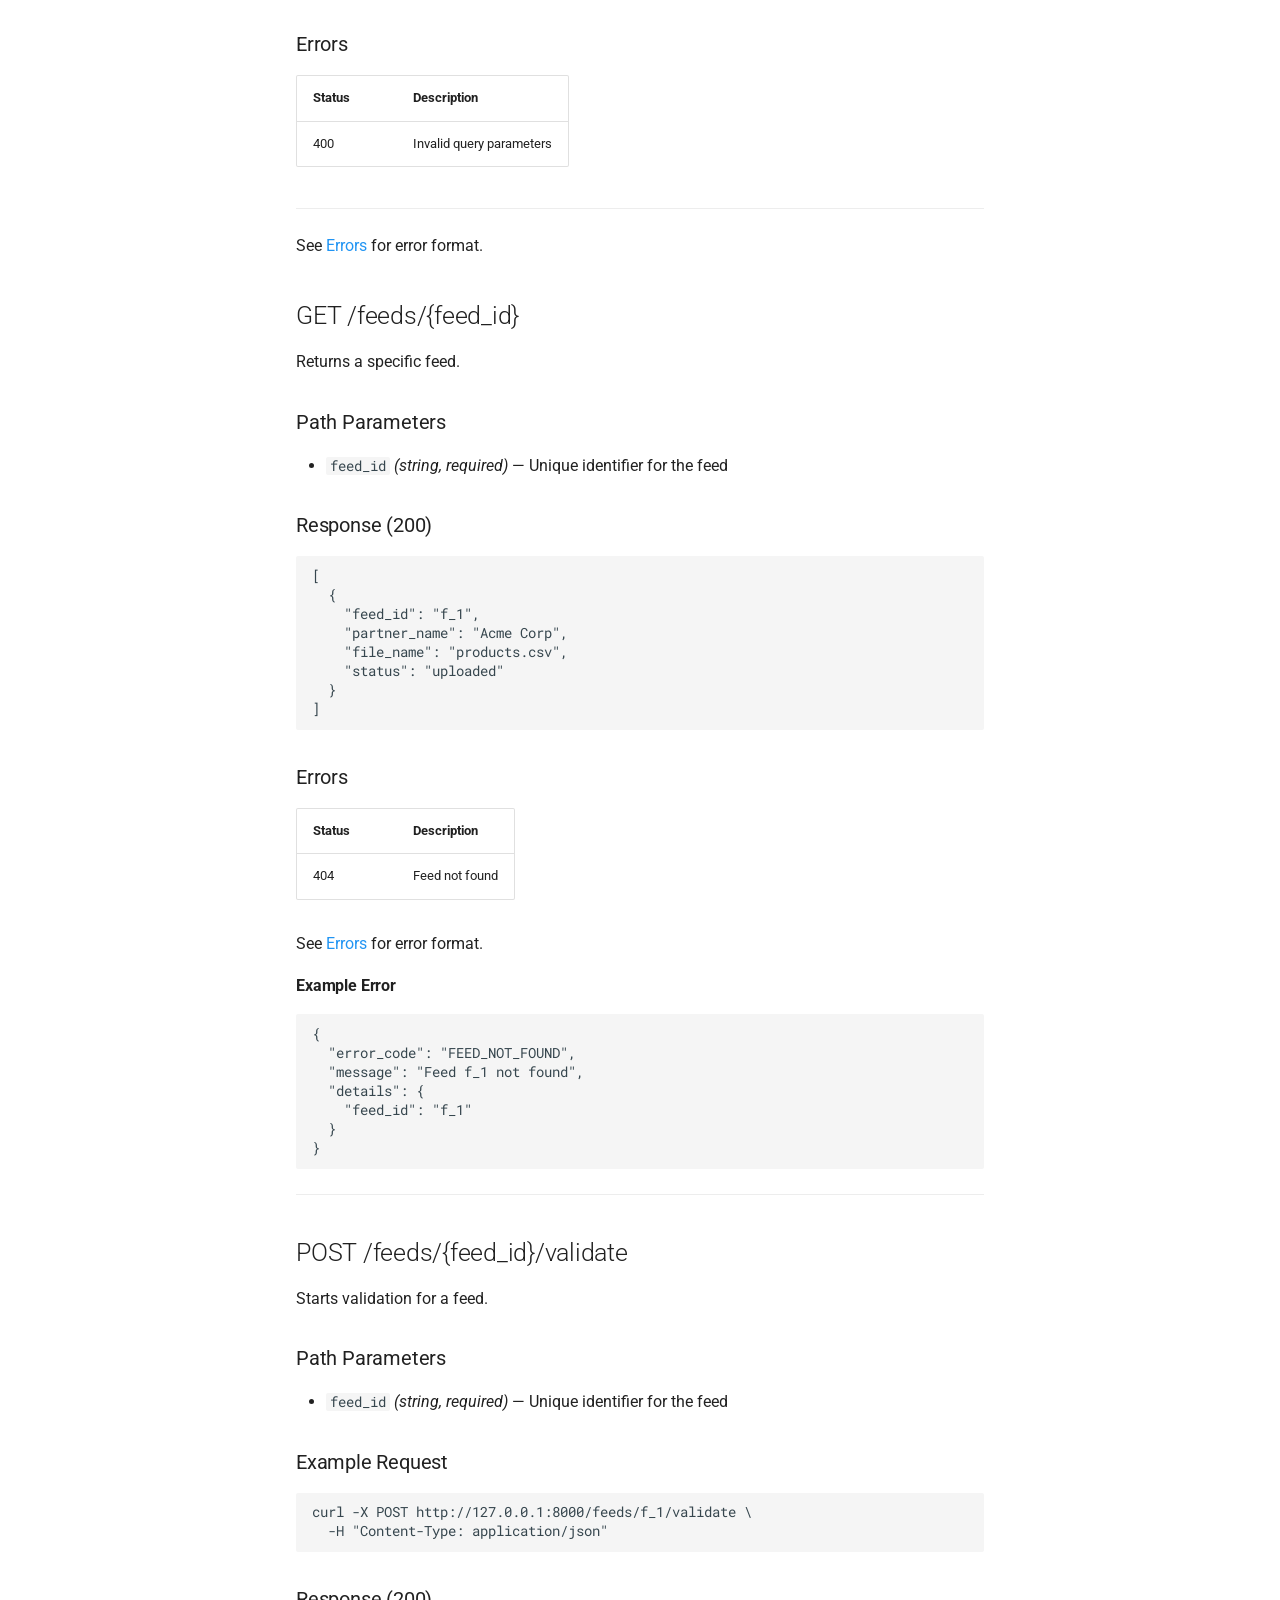
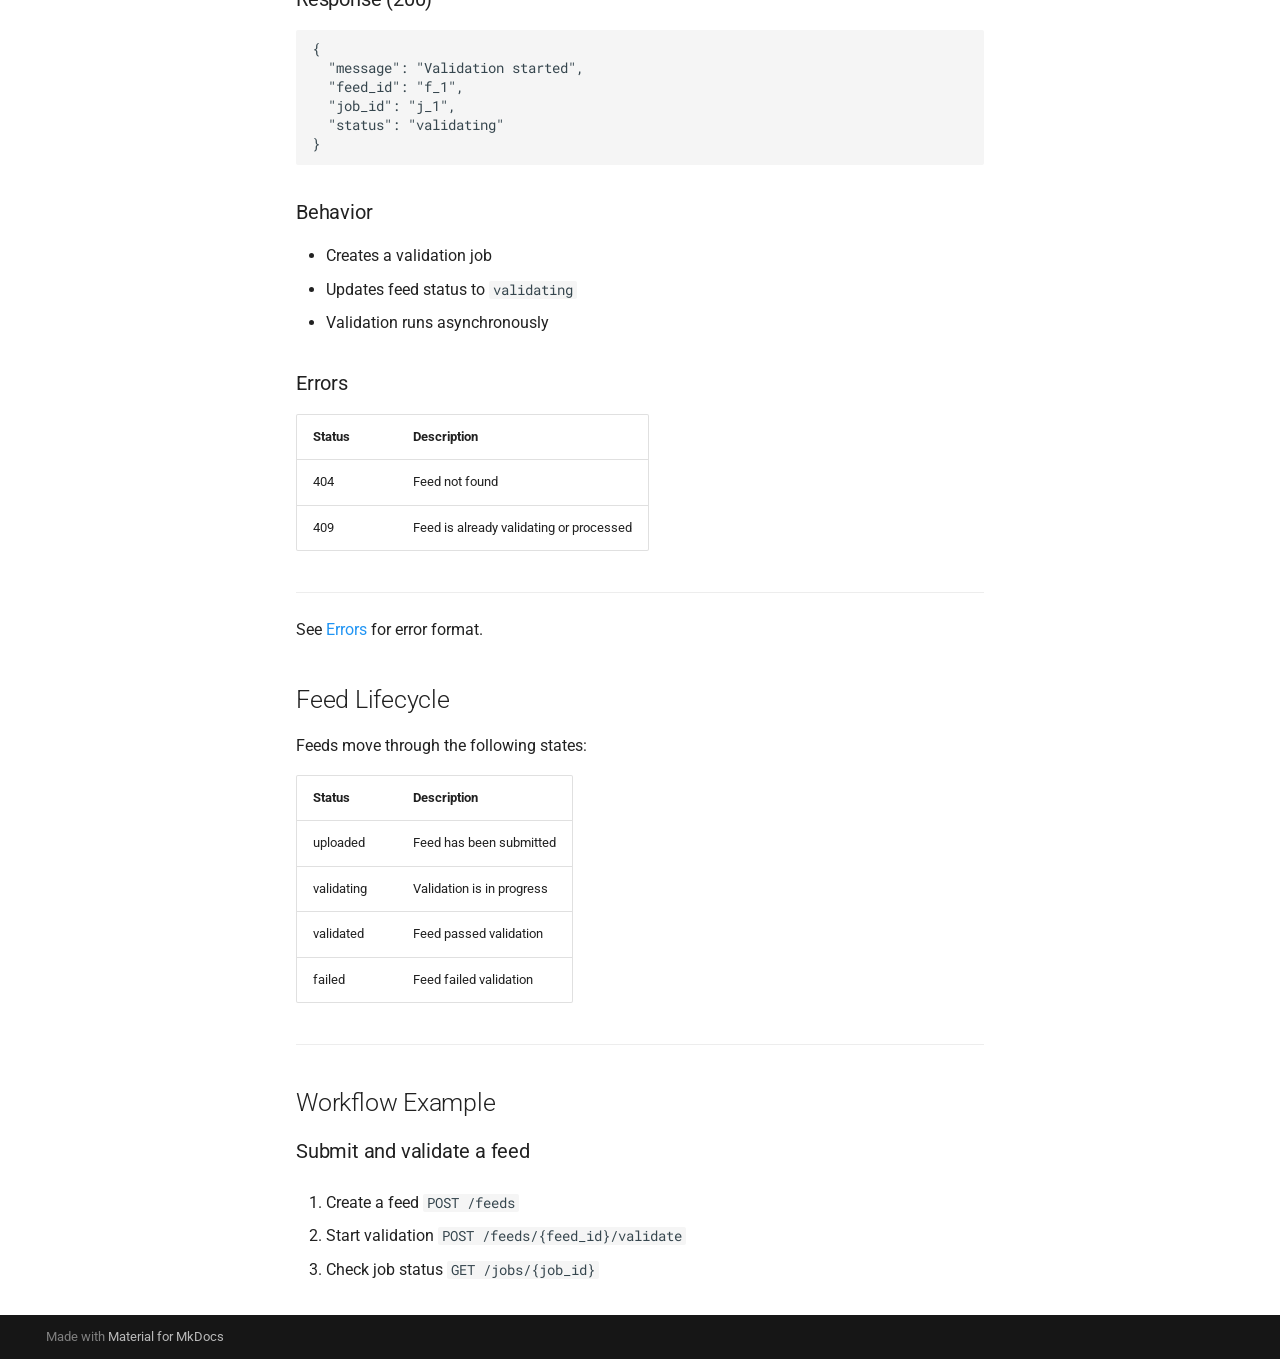
<file: feeds/index.html>
<!doctype html>
<html lang="en" class="no-js">
  <head>
    
      <meta charset="utf-8">
      <meta name="viewport" content="width=device-width,initial-scale=1">
      
      
      
      
        <link rel="prev" href="../resources/">
      
      
        <link rel="next" href="../jobs/">
      
      
        
      
      
      <link rel="icon" href="../assets/images/favicon.png">
      <meta name="generator" content="mkdocs-1.6.1, mkdocs-material-9.7.6">
    
    
      
        <title>Feeds API - Partner Catalog API Docs</title>
      
    
    
      <link rel="stylesheet" href="../assets/stylesheets/main.484c7ddc.min.css">
      
        
        <link rel="stylesheet" href="../assets/stylesheets/palette.ab4e12ef.min.css">
      
      


    
    
      
    
    
      
        
        
        <link rel="preconnect" href="https://fonts.gstatic.com" crossorigin>
        <link rel="stylesheet" href="https://fonts.googleapis.com/css?family=Roboto:300,300i,400,400i,700,700i%7CRoboto+Mono:400,400i,700,700i&display=fallback">
        <style>:root{--md-text-font:"Roboto";--md-code-font:"Roboto Mono"}</style>
      
    
    
    <script>__md_scope=new URL("..",location),__md_hash=e=>[...e].reduce(((e,_)=>(e<<5)-e+_.charCodeAt(0)),0),__md_get=(e,_=localStorage,t=__md_scope)=>JSON.parse(_.getItem(t.pathname+"."+e)),__md_set=(e,_,t=localStorage,a=__md_scope)=>{try{t.setItem(a.pathname+"."+e,JSON.stringify(_))}catch(e){}}</script>
    
      

    
    
  </head>
  
  
    
    
    
    
    
    <body dir="ltr" data-md-color-scheme="default" data-md-color-primary="blue" data-md-color-accent="indigo">
  
    
    <input class="md-toggle" data-md-toggle="drawer" type="checkbox" id="__drawer" autocomplete="off">
    <input class="md-toggle" data-md-toggle="search" type="checkbox" id="__search" autocomplete="off">
    <label class="md-overlay" for="__drawer"></label>
    <div data-md-component="skip">
      
        
        <a href="#feeds" class="md-skip">
          Skip to content
        </a>
      
    </div>
    <div data-md-component="announce">
      
    </div>
    
    
      

<header class="md-header" data-md-component="header">
  <nav class="md-header__inner md-grid" aria-label="Header">
    <a href=".." title="Partner Catalog API Docs" class="md-header__button md-logo" aria-label="Partner Catalog API Docs" data-md-component="logo">
      
  
  <svg xmlns="http://www.w3.org/2000/svg" viewBox="0 0 24 24"><path d="M12 8a3 3 0 0 0 3-3 3 3 0 0 0-3-3 3 3 0 0 0-3 3 3 3 0 0 0 3 3m0 3.54C9.64 9.35 6.5 8 3 8v11c3.5 0 6.64 1.35 9 3.54 2.36-2.19 5.5-3.54 9-3.54V8c-3.5 0-6.64 1.35-9 3.54"/></svg>

    </a>
    <label class="md-header__button md-icon" for="__drawer">
      
      <svg xmlns="http://www.w3.org/2000/svg" viewBox="0 0 24 24"><path d="M3 6h18v2H3zm0 5h18v2H3zm0 5h18v2H3z"/></svg>
    </label>
    <div class="md-header__title" data-md-component="header-title">
      <div class="md-header__ellipsis">
        <div class="md-header__topic">
          <span class="md-ellipsis">
            Partner Catalog API Docs
          </span>
        </div>
        <div class="md-header__topic" data-md-component="header-topic">
          <span class="md-ellipsis">
            
              Feeds API
            
          </span>
        </div>
      </div>
    </div>
    
      
    
    
    
    
      
      
        <label class="md-header__button md-icon" for="__search">
          
          <svg xmlns="http://www.w3.org/2000/svg" viewBox="0 0 24 24"><path d="M9.5 3A6.5 6.5 0 0 1 16 9.5c0 1.61-.59 3.09-1.56 4.23l.27.27h.79l5 5-1.5 1.5-5-5v-.79l-.27-.27A6.52 6.52 0 0 1 9.5 16 6.5 6.5 0 0 1 3 9.5 6.5 6.5 0 0 1 9.5 3m0 2C7 5 5 7 5 9.5S7 14 9.5 14 14 12 14 9.5 12 5 9.5 5"/></svg>
        </label>
        <div class="md-search" data-md-component="search" role="dialog">
  <label class="md-search__overlay" for="__search"></label>
  <div class="md-search__inner" role="search">
    <form class="md-search__form" name="search">
      <input type="text" class="md-search__input" name="query" aria-label="Search" placeholder="Search" autocapitalize="off" autocorrect="off" autocomplete="off" spellcheck="false" data-md-component="search-query" required>
      <label class="md-search__icon md-icon" for="__search">
        
        <svg xmlns="http://www.w3.org/2000/svg" viewBox="0 0 24 24"><path d="M9.5 3A6.5 6.5 0 0 1 16 9.5c0 1.61-.59 3.09-1.56 4.23l.27.27h.79l5 5-1.5 1.5-5-5v-.79l-.27-.27A6.52 6.52 0 0 1 9.5 16 6.5 6.5 0 0 1 3 9.5 6.5 6.5 0 0 1 9.5 3m0 2C7 5 5 7 5 9.5S7 14 9.5 14 14 12 14 9.5 12 5 9.5 5"/></svg>
        
        <svg xmlns="http://www.w3.org/2000/svg" viewBox="0 0 24 24"><path d="M20 11v2H8l5.5 5.5-1.42 1.42L4.16 12l7.92-7.92L13.5 5.5 8 11z"/></svg>
      </label>
      <nav class="md-search__options" aria-label="Search">
        
        <button type="reset" class="md-search__icon md-icon" title="Clear" aria-label="Clear" tabindex="-1">
          
          <svg xmlns="http://www.w3.org/2000/svg" viewBox="0 0 24 24"><path d="M19 6.41 17.59 5 12 10.59 6.41 5 5 6.41 10.59 12 5 17.59 6.41 19 12 13.41 17.59 19 19 17.59 13.41 12z"/></svg>
        </button>
      </nav>
      
    </form>
    <div class="md-search__output">
      <div class="md-search__scrollwrap" tabindex="0" data-md-scrollfix>
        <div class="md-search-result" data-md-component="search-result">
          <div class="md-search-result__meta">
            Initializing search
          </div>
          <ol class="md-search-result__list" role="presentation"></ol>
        </div>
      </div>
    </div>
  </div>
</div>
      
    
    
      <div class="md-header__source">
        <a href="https://github.com/rayajose/partner-catalog-api" title="Go to repository" class="md-source" data-md-component="source">
  <div class="md-source__icon md-icon">
    
    <svg xmlns="http://www.w3.org/2000/svg" viewBox="0 0 448 512"><!--! Font Awesome Free 7.1.0 by @fontawesome - https://fontawesome.com License - https://fontawesome.com/license/free (Icons: CC BY 4.0, Fonts: SIL OFL 1.1, Code: MIT License) Copyright 2025 Fonticons, Inc.--><path d="M439.6 236.1 244 40.5c-5.4-5.5-12.8-8.5-20.4-8.5s-15 3-20.4 8.4L162.5 81l51.5 51.5c27.1-9.1 52.7 16.8 43.4 43.7l49.7 49.7c34.2-11.8 61.2 31 35.5 56.7-26.5 26.5-70.2-2.9-56-37.3L240.3 199v121.9c25.3 12.5 22.3 41.8 9.1 55-6.4 6.4-15.2 10.1-24.3 10.1s-17.8-3.6-24.3-10.1c-17.6-17.6-11.1-46.9 11.2-56v-123c-20.8-8.5-24.6-30.7-18.6-45L142.6 101 8.5 235.1C3 240.6 0 247.9 0 255.5s3 15 8.5 20.4l195.6 195.7c5.4 5.4 12.7 8.4 20.4 8.4s15-3 20.4-8.4l194.7-194.7c5.4-5.4 8.4-12.8 8.4-20.4s-3-15-8.4-20.4"/></svg>
  </div>
  <div class="md-source__repository">
    GitHub
  </div>
</a>
      </div>
    
  </nav>
  
</header>
    
    <div class="md-container" data-md-component="container">
      
      
        
          
            
<nav class="md-tabs" aria-label="Tabs" data-md-component="tabs">
  <div class="md-grid">
    <ul class="md-tabs__list">
      
        
  
  
  
  
    <li class="md-tabs__item">
      <a href=".." class="md-tabs__link">
        
  
  
    
  
  Home

      </a>
    </li>
  

      
        
  
  
  
  
    <li class="md-tabs__item">
      <a href="../resources/" class="md-tabs__link">
        
  
  
    
  
  API Overview

      </a>
    </li>
  

      
        
  
  
  
    
  
  
    <li class="md-tabs__item md-tabs__item--active">
      <a href="./" class="md-tabs__link">
        
  
  
    
  
  Feeds API

      </a>
    </li>
  

      
        
  
  
  
  
    <li class="md-tabs__item">
      <a href="../jobs/" class="md-tabs__link">
        
  
  
    
  
  Jobs API

      </a>
    </li>
  

      
        
  
  
  
  
    <li class="md-tabs__item">
      <a href="../errors/" class="md-tabs__link">
        
  
  
    
  
  Errors

      </a>
    </li>
  

      
        
  
  
  
  
    <li class="md-tabs__item">
      <a href="../workflows/" class="md-tabs__link">
        
  
  
    
  
  Workflows

      </a>
    </li>
  

      
    </ul>
  </div>
</nav>
          
        
      
      <main class="md-main" data-md-component="main">
        <div class="md-main__inner md-grid">
          
            
              
              <div class="md-sidebar md-sidebar--primary" data-md-component="sidebar" data-md-type="navigation" >
                <div class="md-sidebar__scrollwrap">
                  <div class="md-sidebar__inner">
                    


  


<nav class="md-nav md-nav--primary md-nav--lifted" aria-label="Navigation" data-md-level="0">
  <label class="md-nav__title" for="__drawer">
    <a href=".." title="Partner Catalog API Docs" class="md-nav__button md-logo" aria-label="Partner Catalog API Docs" data-md-component="logo">
      
  
  <svg xmlns="http://www.w3.org/2000/svg" viewBox="0 0 24 24"><path d="M12 8a3 3 0 0 0 3-3 3 3 0 0 0-3-3 3 3 0 0 0-3 3 3 3 0 0 0 3 3m0 3.54C9.64 9.35 6.5 8 3 8v11c3.5 0 6.64 1.35 9 3.54 2.36-2.19 5.5-3.54 9-3.54V8c-3.5 0-6.64 1.35-9 3.54"/></svg>

    </a>
    Partner Catalog API Docs
  </label>
  
    <div class="md-nav__source">
      <a href="https://github.com/rayajose/partner-catalog-api" title="Go to repository" class="md-source" data-md-component="source">
  <div class="md-source__icon md-icon">
    
    <svg xmlns="http://www.w3.org/2000/svg" viewBox="0 0 448 512"><!--! Font Awesome Free 7.1.0 by @fontawesome - https://fontawesome.com License - https://fontawesome.com/license/free (Icons: CC BY 4.0, Fonts: SIL OFL 1.1, Code: MIT License) Copyright 2025 Fonticons, Inc.--><path d="M439.6 236.1 244 40.5c-5.4-5.5-12.8-8.5-20.4-8.5s-15 3-20.4 8.4L162.5 81l51.5 51.5c27.1-9.1 52.7 16.8 43.4 43.7l49.7 49.7c34.2-11.8 61.2 31 35.5 56.7-26.5 26.5-70.2-2.9-56-37.3L240.3 199v121.9c25.3 12.5 22.3 41.8 9.1 55-6.4 6.4-15.2 10.1-24.3 10.1s-17.8-3.6-24.3-10.1c-17.6-17.6-11.1-46.9 11.2-56v-123c-20.8-8.5-24.6-30.7-18.6-45L142.6 101 8.5 235.1C3 240.6 0 247.9 0 255.5s3 15 8.5 20.4l195.6 195.7c5.4 5.4 12.7 8.4 20.4 8.4s15-3 20.4-8.4l194.7-194.7c5.4-5.4 8.4-12.8 8.4-20.4s-3-15-8.4-20.4"/></svg>
  </div>
  <div class="md-source__repository">
    GitHub
  </div>
</a>
    </div>
  
  <ul class="md-nav__list" data-md-scrollfix>
    
      
      
  
  
  
  
    <li class="md-nav__item">
      <a href=".." class="md-nav__link">
        
  
  
  <span class="md-ellipsis">
    
  
    Home
  

    
  </span>
  
  

      </a>
    </li>
  

    
      
      
  
  
  
  
    <li class="md-nav__item">
      <a href="../resources/" class="md-nav__link">
        
  
  
  <span class="md-ellipsis">
    
  
    API Overview
  

    
  </span>
  
  

      </a>
    </li>
  

    
      
      
  
  
    
  
  
  
    <li class="md-nav__item md-nav__item--active">
      
      <input class="md-nav__toggle md-toggle" type="checkbox" id="__toc">
      
      
        
      
      
        <label class="md-nav__link md-nav__link--active" for="__toc">
          
  
  
  <span class="md-ellipsis">
    
  
    Feeds API
  

    
  </span>
  
  

          <span class="md-nav__icon md-icon"></span>
        </label>
      
      <a href="./" class="md-nav__link md-nav__link--active">
        
  
  
  <span class="md-ellipsis">
    
  
    Feeds API
  

    
  </span>
  
  

      </a>
      
        

<nav class="md-nav md-nav--secondary" aria-label="Table of contents">
  
  
  
    
  
  
    <label class="md-nav__title" for="__toc">
      <span class="md-nav__icon md-icon"></span>
      Table of contents
    </label>
    <ul class="md-nav__list" data-md-component="toc" data-md-scrollfix>
      
        <li class="md-nav__item">
  <a href="#post-feeds" class="md-nav__link">
    <span class="md-ellipsis">
      
        POST /feeds
      
    </span>
  </a>
  
    <nav class="md-nav" aria-label="POST /feeds">
      <ul class="md-nav__list">
        
          <li class="md-nav__item">
  <a href="#fields" class="md-nav__link">
    <span class="md-ellipsis">
      
        Fields
      
    </span>
  </a>
  
</li>
        
          <li class="md-nav__item">
  <a href="#validation" class="md-nav__link">
    <span class="md-ellipsis">
      
        Validation
      
    </span>
  </a>
  
</li>
        
          <li class="md-nav__item">
  <a href="#request-body" class="md-nav__link">
    <span class="md-ellipsis">
      
        Request Body
      
    </span>
  </a>
  
</li>
        
          <li class="md-nav__item">
  <a href="#example-request" class="md-nav__link">
    <span class="md-ellipsis">
      
        Example Request
      
    </span>
  </a>
  
</li>
        
          <li class="md-nav__item">
  <a href="#response-200" class="md-nav__link">
    <span class="md-ellipsis">
      
        Response (200)
      
    </span>
  </a>
  
</li>
        
          <li class="md-nav__item">
  <a href="#errors" class="md-nav__link">
    <span class="md-ellipsis">
      
        Errors
      
    </span>
  </a>
  
</li>
        
      </ul>
    </nav>
  
</li>
      
        <li class="md-nav__item">
  <a href="#get-feeds" class="md-nav__link">
    <span class="md-ellipsis">
      
        GET /feeds
      
    </span>
  </a>
  
    <nav class="md-nav" aria-label="GET /feeds">
      <ul class="md-nav__list">
        
          <li class="md-nav__item">
  <a href="#query-parameters" class="md-nav__link">
    <span class="md-ellipsis">
      
        Query Parameters
      
    </span>
  </a>
  
</li>
        
          <li class="md-nav__item">
  <a href="#example-filter-pagination" class="md-nav__link">
    <span class="md-ellipsis">
      
        Example: Filter + pagination
      
    </span>
  </a>
  
</li>
        
          <li class="md-nav__item">
  <a href="#response-fields" class="md-nav__link">
    <span class="md-ellipsis">
      
        Response Fields
      
    </span>
  </a>
  
</li>
        
          <li class="md-nav__item">
  <a href="#pagination-behavior" class="md-nav__link">
    <span class="md-ellipsis">
      
        Pagination Behavior
      
    </span>
  </a>
  
</li>
        
          <li class="md-nav__item">
  <a href="#response-200_1" class="md-nav__link">
    <span class="md-ellipsis">
      
        Response (200)
      
    </span>
  </a>
  
</li>
        
          <li class="md-nav__item">
  <a href="#errors_1" class="md-nav__link">
    <span class="md-ellipsis">
      
        Errors
      
    </span>
  </a>
  
</li>
        
      </ul>
    </nav>
  
</li>
      
        <li class="md-nav__item">
  <a href="#get-feedsfeed_id" class="md-nav__link">
    <span class="md-ellipsis">
      
        GET /feeds/{feed_id}
      
    </span>
  </a>
  
    <nav class="md-nav" aria-label="GET /feeds/{feed_id}">
      <ul class="md-nav__list">
        
          <li class="md-nav__item">
  <a href="#path-parameters" class="md-nav__link">
    <span class="md-ellipsis">
      
        Path Parameters
      
    </span>
  </a>
  
</li>
        
          <li class="md-nav__item">
  <a href="#response-200_2" class="md-nav__link">
    <span class="md-ellipsis">
      
        Response (200)
      
    </span>
  </a>
  
</li>
        
          <li class="md-nav__item">
  <a href="#errors_2" class="md-nav__link">
    <span class="md-ellipsis">
      
        Errors
      
    </span>
  </a>
  
    <nav class="md-nav" aria-label="Errors">
      <ul class="md-nav__list">
        
          <li class="md-nav__item">
  <a href="#example-error" class="md-nav__link">
    <span class="md-ellipsis">
      
        Example Error
      
    </span>
  </a>
  
</li>
        
      </ul>
    </nav>
  
</li>
        
      </ul>
    </nav>
  
</li>
      
        <li class="md-nav__item">
  <a href="#post-feedsfeed_idvalidate" class="md-nav__link">
    <span class="md-ellipsis">
      
        POST /feeds/{feed_id}/validate
      
    </span>
  </a>
  
    <nav class="md-nav" aria-label="POST /feeds/{feed_id}/validate">
      <ul class="md-nav__list">
        
          <li class="md-nav__item">
  <a href="#path-parameters_1" class="md-nav__link">
    <span class="md-ellipsis">
      
        Path Parameters
      
    </span>
  </a>
  
</li>
        
          <li class="md-nav__item">
  <a href="#example-request_1" class="md-nav__link">
    <span class="md-ellipsis">
      
        Example Request
      
    </span>
  </a>
  
</li>
        
          <li class="md-nav__item">
  <a href="#response-200_3" class="md-nav__link">
    <span class="md-ellipsis">
      
        Response (200)
      
    </span>
  </a>
  
</li>
        
          <li class="md-nav__item">
  <a href="#behavior" class="md-nav__link">
    <span class="md-ellipsis">
      
        Behavior
      
    </span>
  </a>
  
</li>
        
          <li class="md-nav__item">
  <a href="#errors_3" class="md-nav__link">
    <span class="md-ellipsis">
      
        Errors
      
    </span>
  </a>
  
</li>
        
      </ul>
    </nav>
  
</li>
      
        <li class="md-nav__item">
  <a href="#feed-lifecycle" class="md-nav__link">
    <span class="md-ellipsis">
      
        Feed Lifecycle
      
    </span>
  </a>
  
</li>
      
        <li class="md-nav__item">
  <a href="#workflow-example" class="md-nav__link">
    <span class="md-ellipsis">
      
        Workflow Example
      
    </span>
  </a>
  
    <nav class="md-nav" aria-label="Workflow Example">
      <ul class="md-nav__list">
        
          <li class="md-nav__item">
  <a href="#submit-and-validate-a-feed" class="md-nav__link">
    <span class="md-ellipsis">
      
        Submit and validate a feed
      
    </span>
  </a>
  
</li>
        
      </ul>
    </nav>
  
</li>
      
    </ul>
  
</nav>
      
    </li>
  

    
      
      
  
  
  
  
    <li class="md-nav__item">
      <a href="../jobs/" class="md-nav__link">
        
  
  
  <span class="md-ellipsis">
    
  
    Jobs API
  

    
  </span>
  
  

      </a>
    </li>
  

    
      
      
  
  
  
  
    <li class="md-nav__item">
      <a href="../errors/" class="md-nav__link">
        
  
  
  <span class="md-ellipsis">
    
  
    Errors
  

    
  </span>
  
  

      </a>
    </li>
  

    
      
      
  
  
  
  
    <li class="md-nav__item">
      <a href="../workflows/" class="md-nav__link">
        
  
  
  <span class="md-ellipsis">
    
  
    Workflows
  

    
  </span>
  
  

      </a>
    </li>
  

    
  </ul>
</nav>
                  </div>
                </div>
              </div>
            
            
              
              <div class="md-sidebar md-sidebar--secondary" data-md-component="sidebar" data-md-type="toc" >
                <div class="md-sidebar__scrollwrap">
                  <div class="md-sidebar__inner">
                    

<nav class="md-nav md-nav--secondary" aria-label="Table of contents">
  
  
  
    
  
  
    <label class="md-nav__title" for="__toc">
      <span class="md-nav__icon md-icon"></span>
      Table of contents
    </label>
    <ul class="md-nav__list" data-md-component="toc" data-md-scrollfix>
      
        <li class="md-nav__item">
  <a href="#post-feeds" class="md-nav__link">
    <span class="md-ellipsis">
      
        POST /feeds
      
    </span>
  </a>
  
    <nav class="md-nav" aria-label="POST /feeds">
      <ul class="md-nav__list">
        
          <li class="md-nav__item">
  <a href="#fields" class="md-nav__link">
    <span class="md-ellipsis">
      
        Fields
      
    </span>
  </a>
  
</li>
        
          <li class="md-nav__item">
  <a href="#validation" class="md-nav__link">
    <span class="md-ellipsis">
      
        Validation
      
    </span>
  </a>
  
</li>
        
          <li class="md-nav__item">
  <a href="#request-body" class="md-nav__link">
    <span class="md-ellipsis">
      
        Request Body
      
    </span>
  </a>
  
</li>
        
          <li class="md-nav__item">
  <a href="#example-request" class="md-nav__link">
    <span class="md-ellipsis">
      
        Example Request
      
    </span>
  </a>
  
</li>
        
          <li class="md-nav__item">
  <a href="#response-200" class="md-nav__link">
    <span class="md-ellipsis">
      
        Response (200)
      
    </span>
  </a>
  
</li>
        
          <li class="md-nav__item">
  <a href="#errors" class="md-nav__link">
    <span class="md-ellipsis">
      
        Errors
      
    </span>
  </a>
  
</li>
        
      </ul>
    </nav>
  
</li>
      
        <li class="md-nav__item">
  <a href="#get-feeds" class="md-nav__link">
    <span class="md-ellipsis">
      
        GET /feeds
      
    </span>
  </a>
  
    <nav class="md-nav" aria-label="GET /feeds">
      <ul class="md-nav__list">
        
          <li class="md-nav__item">
  <a href="#query-parameters" class="md-nav__link">
    <span class="md-ellipsis">
      
        Query Parameters
      
    </span>
  </a>
  
</li>
        
          <li class="md-nav__item">
  <a href="#example-filter-pagination" class="md-nav__link">
    <span class="md-ellipsis">
      
        Example: Filter + pagination
      
    </span>
  </a>
  
</li>
        
          <li class="md-nav__item">
  <a href="#response-fields" class="md-nav__link">
    <span class="md-ellipsis">
      
        Response Fields
      
    </span>
  </a>
  
</li>
        
          <li class="md-nav__item">
  <a href="#pagination-behavior" class="md-nav__link">
    <span class="md-ellipsis">
      
        Pagination Behavior
      
    </span>
  </a>
  
</li>
        
          <li class="md-nav__item">
  <a href="#response-200_1" class="md-nav__link">
    <span class="md-ellipsis">
      
        Response (200)
      
    </span>
  </a>
  
</li>
        
          <li class="md-nav__item">
  <a href="#errors_1" class="md-nav__link">
    <span class="md-ellipsis">
      
        Errors
      
    </span>
  </a>
  
</li>
        
      </ul>
    </nav>
  
</li>
      
        <li class="md-nav__item">
  <a href="#get-feedsfeed_id" class="md-nav__link">
    <span class="md-ellipsis">
      
        GET /feeds/{feed_id}
      
    </span>
  </a>
  
    <nav class="md-nav" aria-label="GET /feeds/{feed_id}">
      <ul class="md-nav__list">
        
          <li class="md-nav__item">
  <a href="#path-parameters" class="md-nav__link">
    <span class="md-ellipsis">
      
        Path Parameters
      
    </span>
  </a>
  
</li>
        
          <li class="md-nav__item">
  <a href="#response-200_2" class="md-nav__link">
    <span class="md-ellipsis">
      
        Response (200)
      
    </span>
  </a>
  
</li>
        
          <li class="md-nav__item">
  <a href="#errors_2" class="md-nav__link">
    <span class="md-ellipsis">
      
        Errors
      
    </span>
  </a>
  
    <nav class="md-nav" aria-label="Errors">
      <ul class="md-nav__list">
        
          <li class="md-nav__item">
  <a href="#example-error" class="md-nav__link">
    <span class="md-ellipsis">
      
        Example Error
      
    </span>
  </a>
  
</li>
        
      </ul>
    </nav>
  
</li>
        
      </ul>
    </nav>
  
</li>
      
        <li class="md-nav__item">
  <a href="#post-feedsfeed_idvalidate" class="md-nav__link">
    <span class="md-ellipsis">
      
        POST /feeds/{feed_id}/validate
      
    </span>
  </a>
  
    <nav class="md-nav" aria-label="POST /feeds/{feed_id}/validate">
      <ul class="md-nav__list">
        
          <li class="md-nav__item">
  <a href="#path-parameters_1" class="md-nav__link">
    <span class="md-ellipsis">
      
        Path Parameters
      
    </span>
  </a>
  
</li>
        
          <li class="md-nav__item">
  <a href="#example-request_1" class="md-nav__link">
    <span class="md-ellipsis">
      
        Example Request
      
    </span>
  </a>
  
</li>
        
          <li class="md-nav__item">
  <a href="#response-200_3" class="md-nav__link">
    <span class="md-ellipsis">
      
        Response (200)
      
    </span>
  </a>
  
</li>
        
          <li class="md-nav__item">
  <a href="#behavior" class="md-nav__link">
    <span class="md-ellipsis">
      
        Behavior
      
    </span>
  </a>
  
</li>
        
          <li class="md-nav__item">
  <a href="#errors_3" class="md-nav__link">
    <span class="md-ellipsis">
      
        Errors
      
    </span>
  </a>
  
</li>
        
      </ul>
    </nav>
  
</li>
      
        <li class="md-nav__item">
  <a href="#feed-lifecycle" class="md-nav__link">
    <span class="md-ellipsis">
      
        Feed Lifecycle
      
    </span>
  </a>
  
</li>
      
        <li class="md-nav__item">
  <a href="#workflow-example" class="md-nav__link">
    <span class="md-ellipsis">
      
        Workflow Example
      
    </span>
  </a>
  
    <nav class="md-nav" aria-label="Workflow Example">
      <ul class="md-nav__list">
        
          <li class="md-nav__item">
  <a href="#submit-and-validate-a-feed" class="md-nav__link">
    <span class="md-ellipsis">
      
        Submit and validate a feed
      
    </span>
  </a>
  
</li>
        
      </ul>
    </nav>
  
</li>
      
    </ul>
  
</nav>
                  </div>
                </div>
              </div>
            
          
          
            <div class="md-content" data-md-component="content">
              
              <article class="md-content__inner md-typeset">
                
                  


  
  


<h1 id="feeds">Feeds</h1>
<p>Represents a partner-submitted product data file. Each feed goes through a lifecycle:</p>
<p><code>uploaded → validating → validated → failed</code></p>
<p>See <a href="../resources/#feed">Feed resource</a> for full field definitions.</p>
<hr />
<h2 id="post-feeds">POST /feeds</h2>
<p>Creates a new feed and initiates a submission job.</p>
<hr />
<h3 id="fields">Fields</h3>
<ul>
<li><code>partner_name</code> <em>(string, required)</em> — Name of the submitting partner</li>
<li><code>file_name</code> <em>(string, required)</em> — Name of the uploaded file</li>
<li><code>submitted_by</code> <em>(string, required, email)</em> — Email address of the user or system submitting the feed</li>
<li><code>notes</code> <em>(string, optional)</em> — Additional context or comments</li>
</ul>
<hr />
<h3 id="validation">Validation</h3>
<ul>
<li><code>submitted_by</code> must be a valid email address</li>
<li>Invalid values will return a <code>422 Unprocessable Entity</code> response</li>
</ul>
<hr />
<h3 id="request-body">Request Body</h3>
<pre><code class="language-json">{
  &quot;partner_name&quot;: &quot;Acme Corp&quot;,
  &quot;file_name&quot;: &quot;products.csv&quot;,
  &quot;submitted_by&quot;: &quot;user@acmecorp.com&quot;,
  &quot;notes&quot;: &quot;Initial upload&quot;
}
</code></pre>
<h3 id="example-request">Example Request</h3>
<pre><code class="language-bash">curl -X POST http://127.0.0.1:8000/feeds \
  -H &quot;Content-Type: application/json&quot; \
  -d '{
    &quot;partner_name&quot;: &quot;Acme Corp&quot;,
    &quot;file_name&quot;: &quot;products.csv&quot;,
    &quot;submitted_by&quot;: &quot;user@acmecorp.com&quot;
  }'
</code></pre>
<hr />
<h3 id="response-200">Response (200)</h3>
<pre><code class="language-json">{
  &quot;feed_id&quot;: &quot;f_1&quot;,
  &quot;status&quot;: &quot;uploaded&quot;,
  &quot;job_id&quot;: &quot;j_1&quot;
}
</code></pre>
<hr />
<h3 id="errors">Errors</h3>
<table>
<thead>
<tr>
<th>Status</th>
<th>Description</th>
</tr>
</thead>
<tbody>
<tr>
<td>400</td>
<td>Invalid request body</td>
</tr>
<tr>
<td>422</td>
<td>Validation error (e.g., invalid email format)</td>
</tr>
</tbody>
</table>
<p>See <a href="../errors/">Errors</a> for error format.</p>
<h2 id="get-feeds">GET /feeds</h2>
<p>Returns a list of feeds, optionally filtered by <code>status</code>, with simple pagination.</p>
<h3 id="query-parameters">Query Parameters</h3>
<ul>
<li><code>status</code> <em>(optional)</em> — Filter by feed status</li>
<li><code>limit</code> <em>(integer, optional, default: 10)</em> — Max number of results</li>
<li><code>offset</code> <em>(integer, optional, default: 0)</em> — Number of results to skip</li>
</ul>
<h3 id="example-filter-pagination">Example: Filter + pagination</h3>
<pre><code class="language-bash">curl &quot;http://127.0.0.1:8000/feeds?status=uploaded&amp;limit=2&amp;offset=0&quot;
</code></pre>
<p>The response includes pagination metadata to support client-side paging and navigation.</p>
<h3 id="response-fields">Response Fields</h3>
<ul>
<li><code>items</code> <em>(array of Feed)</em> — List of feed objects</li>
<li><code>total</code> <em>(integer)</em> — Total number of matching feeds (before pagination)</li>
<li><code>limit</code> <em>(integer)</em> — Maximum number of items returned</li>
<li><code>offset</code> <em>(integer)</em> — Number of items skipped</li>
</ul>
<hr />
<h3 id="pagination-behavior">Pagination Behavior</h3>
<ul>
<li>Results are returned in the order they were created</li>
<li>Use <code>offset</code> to skip items</li>
<li>Use <code>limit</code> to control page size</li>
</ul>
<h3 id="response-200_1">Response (200)</h3>
<pre><code class="language-json">{ 
 &quot;items&quot;: [
  {
    &quot;feed_id&quot;: &quot;f_1&quot;,
    &quot;partner_name&quot;: &quot;Acme Corp&quot;,
    &quot;file_name&quot;: &quot;products.csv&quot;,
    &quot;status&quot;: &quot;uploaded&quot;
  },
  {
      &quot;feed_id&quot;: &quot;f_2&quot;,
      &quot;partner_name&quot;: &quot;AnyCompany&quot;,
      &quot;file_name&quot;: &quot;products.xml&quot;,
      &quot;status&quot;: &quot;uploaded&quot;
    }
  ],
  &quot;total&quot;: 3,
  &quot;limit&quot;: 10,
  &quot;offset&quot;: 0
}
</code></pre>
<h3 id="errors_1">Errors</h3>
<table>
<thead>
<tr>
<th>Status</th>
<th>Description</th>
</tr>
</thead>
<tbody>
<tr>
<td>400</td>
<td>Invalid query parameters</td>
</tr>
</tbody>
</table>
<hr />
<p>See <a href="../errors/">Errors</a> for error format.</p>
<h2 id="get-feedsfeed_id">GET /feeds/{feed_id}</h2>
<p>Returns a specific feed.</p>
<h3 id="path-parameters">Path Parameters</h3>
<ul>
<li><code>feed_id</code> <em>(string, required)</em> — Unique identifier for the feed</li>
</ul>
<h3 id="response-200_2">Response (200)</h3>
<pre><code class="language-json">[
  {
    &quot;feed_id&quot;: &quot;f_1&quot;,
    &quot;partner_name&quot;: &quot;Acme Corp&quot;,
    &quot;file_name&quot;: &quot;products.csv&quot;,
    &quot;status&quot;: &quot;uploaded&quot;
  }
]
</code></pre>
<h3 id="errors_2">Errors</h3>
<table>
<thead>
<tr>
<th>Status</th>
<th>Description</th>
</tr>
</thead>
<tbody>
<tr>
<td>404</td>
<td>Feed not found</td>
</tr>
</tbody>
</table>
<p>See <a href="../errors/">Errors</a> for error format.</p>
<h4 id="example-error">Example Error</h4>
<pre><code class="language-json">{
  &quot;error_code&quot;: &quot;FEED_NOT_FOUND&quot;,
  &quot;message&quot;: &quot;Feed f_1 not found&quot;,
  &quot;details&quot;: {
    &quot;feed_id&quot;: &quot;f_1&quot;
  }
}
</code></pre>
<hr />
<h2 id="post-feedsfeed_idvalidate">POST /feeds/{feed_id}/validate</h2>
<p>Starts validation for a feed.</p>
<h3 id="path-parameters_1">Path Parameters</h3>
<ul>
<li><code>feed_id</code> <em>(string, required)</em> — Unique identifier for the feed</li>
</ul>
<h3 id="example-request_1">Example Request</h3>
<pre><code class="language-bash">curl -X POST http://127.0.0.1:8000/feeds/f_1/validate \
  -H &quot;Content-Type: application/json&quot;
</code></pre>
<h3 id="response-200_3">Response (200)</h3>
<pre><code class="language-json">{
  &quot;message&quot;: &quot;Validation started&quot;,
  &quot;feed_id&quot;: &quot;f_1&quot;,
  &quot;job_id&quot;: &quot;j_1&quot;,
  &quot;status&quot;: &quot;validating&quot;
}
</code></pre>
<h3 id="behavior">Behavior</h3>
<ul>
<li>Creates a validation job</li>
<li>Updates feed status to <code>validating</code></li>
<li>Validation runs asynchronously</li>
</ul>
<h3 id="errors_3">Errors</h3>
<table>
<thead>
<tr>
<th>Status</th>
<th>Description</th>
</tr>
</thead>
<tbody>
<tr>
<td>404</td>
<td>Feed not found</td>
</tr>
<tr>
<td>409</td>
<td>Feed is already validating or processed</td>
</tr>
</tbody>
</table>
<hr />
<p>See <a href="../errors/">Errors</a> for error format.</p>
<h2 id="feed-lifecycle">Feed Lifecycle</h2>
<p>Feeds move through the following states:</p>
<table>
<thead>
<tr>
<th>Status</th>
<th>Description</th>
</tr>
</thead>
<tbody>
<tr>
<td>uploaded</td>
<td>Feed has been submitted</td>
</tr>
<tr>
<td>validating</td>
<td>Validation is in progress</td>
</tr>
<tr>
<td>validated</td>
<td>Feed passed validation</td>
</tr>
<tr>
<td>failed</td>
<td>Feed failed validation</td>
</tr>
</tbody>
</table>
<hr />
<h2 id="workflow-example">Workflow Example</h2>
<h3 id="submit-and-validate-a-feed">Submit and validate a feed</h3>
<ol>
<li>
<p>Create a feed
   <code>POST /feeds</code></p>
</li>
<li>
<p>Start validation
   <code>POST /feeds/{feed_id}/validate</code></p>
</li>
<li>
<p>Check job status
   <code>GET /jobs/{job_id}</code></p>
</li>
</ol>












                
              </article>
            </div>
          
          
<script>var target=document.getElementById(location.hash.slice(1));target&&target.name&&(target.checked=target.name.startsWith("__tabbed_"))</script>
        </div>
        
      </main>
      
        <footer class="md-footer">
  
  <div class="md-footer-meta md-typeset">
    <div class="md-footer-meta__inner md-grid">
      <div class="md-copyright">
  
  
    Made with
    <a href="https://squidfunk.github.io/mkdocs-material/" target="_blank" rel="noopener">
      Material for MkDocs
    </a>
  
</div>
      
    </div>
  </div>
</footer>
      
    </div>
    <div class="md-dialog" data-md-component="dialog">
      <div class="md-dialog__inner md-typeset"></div>
    </div>
    
    
    
      
      
      <script id="__config" type="application/json">{"annotate": null, "base": "..", "features": ["navigation.tabs"], "search": "../assets/javascripts/workers/search.2c215733.min.js", "tags": null, "translations": {"clipboard.copied": "Copied to clipboard", "clipboard.copy": "Copy to clipboard", "search.result.more.one": "1 more on this page", "search.result.more.other": "# more on this page", "search.result.none": "No matching documents", "search.result.one": "1 matching document", "search.result.other": "# matching documents", "search.result.placeholder": "Type to start searching", "search.result.term.missing": "Missing", "select.version": "Select version"}, "version": null}</script>
    
    
      <script src="../assets/javascripts/bundle.79ae519e.min.js"></script>
      
    
  </body>
</html>
</file>
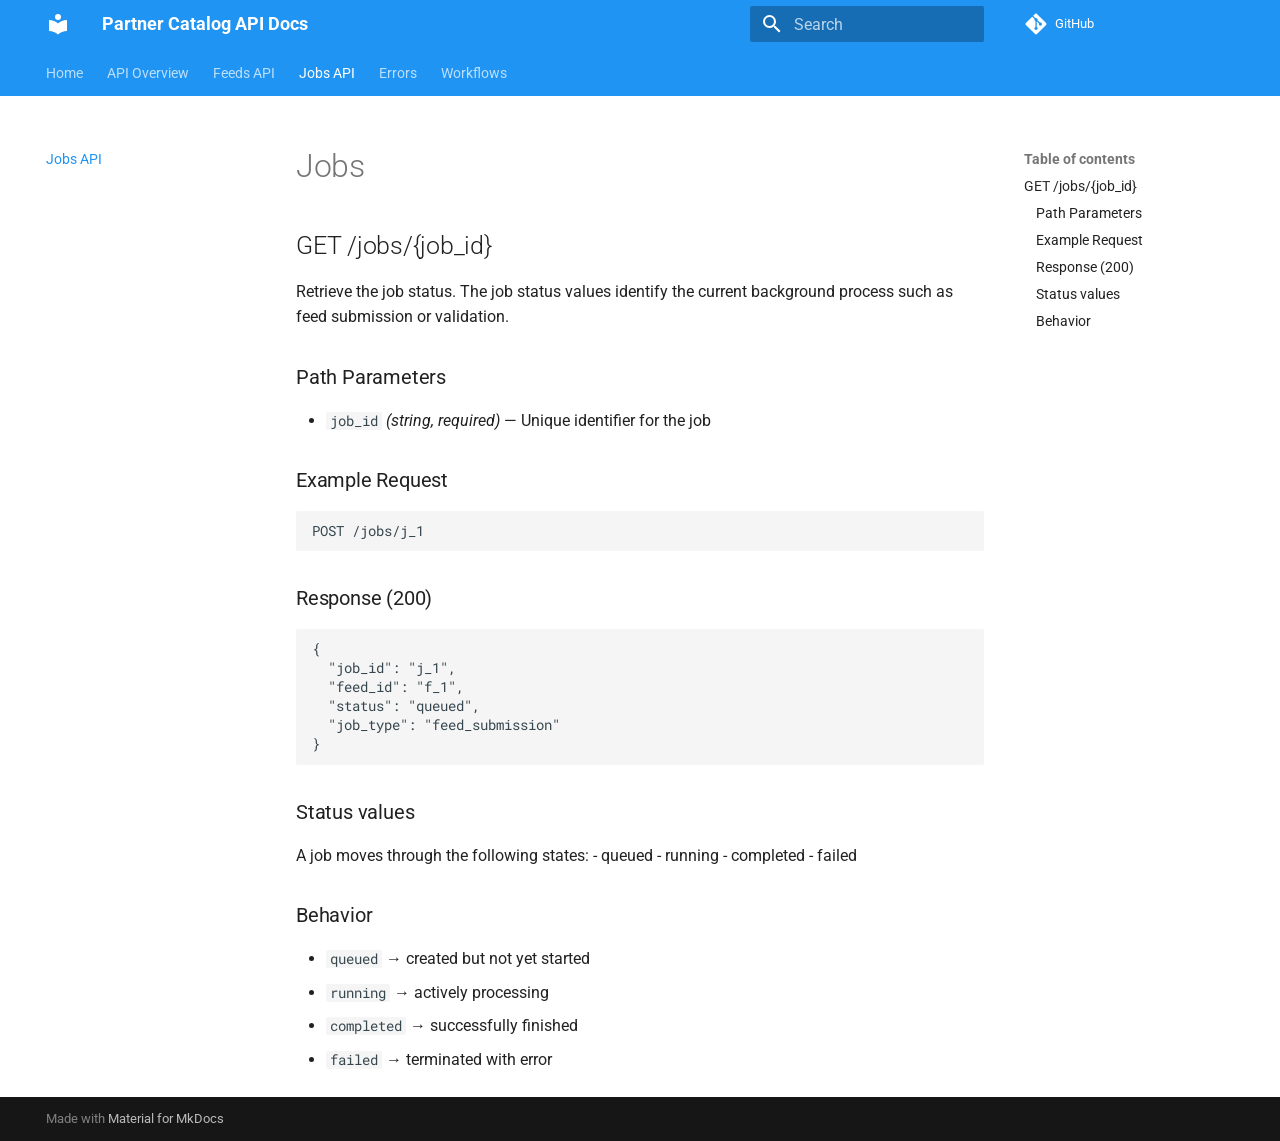
<file: jobs/index.html>
<!doctype html>
<html lang="en" class="no-js">
  <head>
    
      <meta charset="utf-8">
      <meta name="viewport" content="width=device-width,initial-scale=1">
      
      
      
      
        <link rel="prev" href="../feeds/">
      
      
        <link rel="next" href="../errors/">
      
      
        
      
      
      <link rel="icon" href="../assets/images/favicon.png">
      <meta name="generator" content="mkdocs-1.6.1, mkdocs-material-9.7.6">
    
    
      
        <title>Jobs API - Partner Catalog API Docs</title>
      
    
    
      <link rel="stylesheet" href="../assets/stylesheets/main.484c7ddc.min.css">
      
        
        <link rel="stylesheet" href="../assets/stylesheets/palette.ab4e12ef.min.css">
      
      


    
    
      
    
    
      
        
        
        <link rel="preconnect" href="https://fonts.gstatic.com" crossorigin>
        <link rel="stylesheet" href="https://fonts.googleapis.com/css?family=Roboto:300,300i,400,400i,700,700i%7CRoboto+Mono:400,400i,700,700i&display=fallback">
        <style>:root{--md-text-font:"Roboto";--md-code-font:"Roboto Mono"}</style>
      
    
    
    <script>__md_scope=new URL("..",location),__md_hash=e=>[...e].reduce(((e,_)=>(e<<5)-e+_.charCodeAt(0)),0),__md_get=(e,_=localStorage,t=__md_scope)=>JSON.parse(_.getItem(t.pathname+"."+e)),__md_set=(e,_,t=localStorage,a=__md_scope)=>{try{t.setItem(a.pathname+"."+e,JSON.stringify(_))}catch(e){}}</script>
    
      

    
    
  </head>
  
  
    
    
    
    
    
    <body dir="ltr" data-md-color-scheme="default" data-md-color-primary="blue" data-md-color-accent="indigo">
  
    
    <input class="md-toggle" data-md-toggle="drawer" type="checkbox" id="__drawer" autocomplete="off">
    <input class="md-toggle" data-md-toggle="search" type="checkbox" id="__search" autocomplete="off">
    <label class="md-overlay" for="__drawer"></label>
    <div data-md-component="skip">
      
        
        <a href="#jobs" class="md-skip">
          Skip to content
        </a>
      
    </div>
    <div data-md-component="announce">
      
    </div>
    
    
      

<header class="md-header" data-md-component="header">
  <nav class="md-header__inner md-grid" aria-label="Header">
    <a href=".." title="Partner Catalog API Docs" class="md-header__button md-logo" aria-label="Partner Catalog API Docs" data-md-component="logo">
      
  
  <svg xmlns="http://www.w3.org/2000/svg" viewBox="0 0 24 24"><path d="M12 8a3 3 0 0 0 3-3 3 3 0 0 0-3-3 3 3 0 0 0-3 3 3 3 0 0 0 3 3m0 3.54C9.64 9.35 6.5 8 3 8v11c3.5 0 6.64 1.35 9 3.54 2.36-2.19 5.5-3.54 9-3.54V8c-3.5 0-6.64 1.35-9 3.54"/></svg>

    </a>
    <label class="md-header__button md-icon" for="__drawer">
      
      <svg xmlns="http://www.w3.org/2000/svg" viewBox="0 0 24 24"><path d="M3 6h18v2H3zm0 5h18v2H3zm0 5h18v2H3z"/></svg>
    </label>
    <div class="md-header__title" data-md-component="header-title">
      <div class="md-header__ellipsis">
        <div class="md-header__topic">
          <span class="md-ellipsis">
            Partner Catalog API Docs
          </span>
        </div>
        <div class="md-header__topic" data-md-component="header-topic">
          <span class="md-ellipsis">
            
              Jobs API
            
          </span>
        </div>
      </div>
    </div>
    
      
    
    
    
    
      
      
        <label class="md-header__button md-icon" for="__search">
          
          <svg xmlns="http://www.w3.org/2000/svg" viewBox="0 0 24 24"><path d="M9.5 3A6.5 6.5 0 0 1 16 9.5c0 1.61-.59 3.09-1.56 4.23l.27.27h.79l5 5-1.5 1.5-5-5v-.79l-.27-.27A6.52 6.52 0 0 1 9.5 16 6.5 6.5 0 0 1 3 9.5 6.5 6.5 0 0 1 9.5 3m0 2C7 5 5 7 5 9.5S7 14 9.5 14 14 12 14 9.5 12 5 9.5 5"/></svg>
        </label>
        <div class="md-search" data-md-component="search" role="dialog">
  <label class="md-search__overlay" for="__search"></label>
  <div class="md-search__inner" role="search">
    <form class="md-search__form" name="search">
      <input type="text" class="md-search__input" name="query" aria-label="Search" placeholder="Search" autocapitalize="off" autocorrect="off" autocomplete="off" spellcheck="false" data-md-component="search-query" required>
      <label class="md-search__icon md-icon" for="__search">
        
        <svg xmlns="http://www.w3.org/2000/svg" viewBox="0 0 24 24"><path d="M9.5 3A6.5 6.5 0 0 1 16 9.5c0 1.61-.59 3.09-1.56 4.23l.27.27h.79l5 5-1.5 1.5-5-5v-.79l-.27-.27A6.52 6.52 0 0 1 9.5 16 6.5 6.5 0 0 1 3 9.5 6.5 6.5 0 0 1 9.5 3m0 2C7 5 5 7 5 9.5S7 14 9.5 14 14 12 14 9.5 12 5 9.5 5"/></svg>
        
        <svg xmlns="http://www.w3.org/2000/svg" viewBox="0 0 24 24"><path d="M20 11v2H8l5.5 5.5-1.42 1.42L4.16 12l7.92-7.92L13.5 5.5 8 11z"/></svg>
      </label>
      <nav class="md-search__options" aria-label="Search">
        
        <button type="reset" class="md-search__icon md-icon" title="Clear" aria-label="Clear" tabindex="-1">
          
          <svg xmlns="http://www.w3.org/2000/svg" viewBox="0 0 24 24"><path d="M19 6.41 17.59 5 12 10.59 6.41 5 5 6.41 10.59 12 5 17.59 6.41 19 12 13.41 17.59 19 19 17.59 13.41 12z"/></svg>
        </button>
      </nav>
      
    </form>
    <div class="md-search__output">
      <div class="md-search__scrollwrap" tabindex="0" data-md-scrollfix>
        <div class="md-search-result" data-md-component="search-result">
          <div class="md-search-result__meta">
            Initializing search
          </div>
          <ol class="md-search-result__list" role="presentation"></ol>
        </div>
      </div>
    </div>
  </div>
</div>
      
    
    
      <div class="md-header__source">
        <a href="https://github.com/rayajose/partner-catalog-api" title="Go to repository" class="md-source" data-md-component="source">
  <div class="md-source__icon md-icon">
    
    <svg xmlns="http://www.w3.org/2000/svg" viewBox="0 0 448 512"><!--! Font Awesome Free 7.1.0 by @fontawesome - https://fontawesome.com License - https://fontawesome.com/license/free (Icons: CC BY 4.0, Fonts: SIL OFL 1.1, Code: MIT License) Copyright 2025 Fonticons, Inc.--><path d="M439.6 236.1 244 40.5c-5.4-5.5-12.8-8.5-20.4-8.5s-15 3-20.4 8.4L162.5 81l51.5 51.5c27.1-9.1 52.7 16.8 43.4 43.7l49.7 49.7c34.2-11.8 61.2 31 35.5 56.7-26.5 26.5-70.2-2.9-56-37.3L240.3 199v121.9c25.3 12.5 22.3 41.8 9.1 55-6.4 6.4-15.2 10.1-24.3 10.1s-17.8-3.6-24.3-10.1c-17.6-17.6-11.1-46.9 11.2-56v-123c-20.8-8.5-24.6-30.7-18.6-45L142.6 101 8.5 235.1C3 240.6 0 247.9 0 255.5s3 15 8.5 20.4l195.6 195.7c5.4 5.4 12.7 8.4 20.4 8.4s15-3 20.4-8.4l194.7-194.7c5.4-5.4 8.4-12.8 8.4-20.4s-3-15-8.4-20.4"/></svg>
  </div>
  <div class="md-source__repository">
    GitHub
  </div>
</a>
      </div>
    
  </nav>
  
</header>
    
    <div class="md-container" data-md-component="container">
      
      
        
          
            
<nav class="md-tabs" aria-label="Tabs" data-md-component="tabs">
  <div class="md-grid">
    <ul class="md-tabs__list">
      
        
  
  
  
  
    <li class="md-tabs__item">
      <a href=".." class="md-tabs__link">
        
  
  
    
  
  Home

      </a>
    </li>
  

      
        
  
  
  
  
    <li class="md-tabs__item">
      <a href="../resources/" class="md-tabs__link">
        
  
  
    
  
  API Overview

      </a>
    </li>
  

      
        
  
  
  
  
    <li class="md-tabs__item">
      <a href="../feeds/" class="md-tabs__link">
        
  
  
    
  
  Feeds API

      </a>
    </li>
  

      
        
  
  
  
    
  
  
    <li class="md-tabs__item md-tabs__item--active">
      <a href="./" class="md-tabs__link">
        
  
  
    
  
  Jobs API

      </a>
    </li>
  

      
        
  
  
  
  
    <li class="md-tabs__item">
      <a href="../errors/" class="md-tabs__link">
        
  
  
    
  
  Errors

      </a>
    </li>
  

      
        
  
  
  
  
    <li class="md-tabs__item">
      <a href="../workflows/" class="md-tabs__link">
        
  
  
    
  
  Workflows

      </a>
    </li>
  

      
    </ul>
  </div>
</nav>
          
        
      
      <main class="md-main" data-md-component="main">
        <div class="md-main__inner md-grid">
          
            
              
              <div class="md-sidebar md-sidebar--primary" data-md-component="sidebar" data-md-type="navigation" >
                <div class="md-sidebar__scrollwrap">
                  <div class="md-sidebar__inner">
                    


  


<nav class="md-nav md-nav--primary md-nav--lifted" aria-label="Navigation" data-md-level="0">
  <label class="md-nav__title" for="__drawer">
    <a href=".." title="Partner Catalog API Docs" class="md-nav__button md-logo" aria-label="Partner Catalog API Docs" data-md-component="logo">
      
  
  <svg xmlns="http://www.w3.org/2000/svg" viewBox="0 0 24 24"><path d="M12 8a3 3 0 0 0 3-3 3 3 0 0 0-3-3 3 3 0 0 0-3 3 3 3 0 0 0 3 3m0 3.54C9.64 9.35 6.5 8 3 8v11c3.5 0 6.64 1.35 9 3.54 2.36-2.19 5.5-3.54 9-3.54V8c-3.5 0-6.64 1.35-9 3.54"/></svg>

    </a>
    Partner Catalog API Docs
  </label>
  
    <div class="md-nav__source">
      <a href="https://github.com/rayajose/partner-catalog-api" title="Go to repository" class="md-source" data-md-component="source">
  <div class="md-source__icon md-icon">
    
    <svg xmlns="http://www.w3.org/2000/svg" viewBox="0 0 448 512"><!--! Font Awesome Free 7.1.0 by @fontawesome - https://fontawesome.com License - https://fontawesome.com/license/free (Icons: CC BY 4.0, Fonts: SIL OFL 1.1, Code: MIT License) Copyright 2025 Fonticons, Inc.--><path d="M439.6 236.1 244 40.5c-5.4-5.5-12.8-8.5-20.4-8.5s-15 3-20.4 8.4L162.5 81l51.5 51.5c27.1-9.1 52.7 16.8 43.4 43.7l49.7 49.7c34.2-11.8 61.2 31 35.5 56.7-26.5 26.5-70.2-2.9-56-37.3L240.3 199v121.9c25.3 12.5 22.3 41.8 9.1 55-6.4 6.4-15.2 10.1-24.3 10.1s-17.8-3.6-24.3-10.1c-17.6-17.6-11.1-46.9 11.2-56v-123c-20.8-8.5-24.6-30.7-18.6-45L142.6 101 8.5 235.1C3 240.6 0 247.9 0 255.5s3 15 8.5 20.4l195.6 195.7c5.4 5.4 12.7 8.4 20.4 8.4s15-3 20.4-8.4l194.7-194.7c5.4-5.4 8.4-12.8 8.4-20.4s-3-15-8.4-20.4"/></svg>
  </div>
  <div class="md-source__repository">
    GitHub
  </div>
</a>
    </div>
  
  <ul class="md-nav__list" data-md-scrollfix>
    
      
      
  
  
  
  
    <li class="md-nav__item">
      <a href=".." class="md-nav__link">
        
  
  
  <span class="md-ellipsis">
    
  
    Home
  

    
  </span>
  
  

      </a>
    </li>
  

    
      
      
  
  
  
  
    <li class="md-nav__item">
      <a href="../resources/" class="md-nav__link">
        
  
  
  <span class="md-ellipsis">
    
  
    API Overview
  

    
  </span>
  
  

      </a>
    </li>
  

    
      
      
  
  
  
  
    <li class="md-nav__item">
      <a href="../feeds/" class="md-nav__link">
        
  
  
  <span class="md-ellipsis">
    
  
    Feeds API
  

    
  </span>
  
  

      </a>
    </li>
  

    
      
      
  
  
    
  
  
  
    <li class="md-nav__item md-nav__item--active">
      
      <input class="md-nav__toggle md-toggle" type="checkbox" id="__toc">
      
      
        
      
      
        <label class="md-nav__link md-nav__link--active" for="__toc">
          
  
  
  <span class="md-ellipsis">
    
  
    Jobs API
  

    
  </span>
  
  

          <span class="md-nav__icon md-icon"></span>
        </label>
      
      <a href="./" class="md-nav__link md-nav__link--active">
        
  
  
  <span class="md-ellipsis">
    
  
    Jobs API
  

    
  </span>
  
  

      </a>
      
        

<nav class="md-nav md-nav--secondary" aria-label="Table of contents">
  
  
  
    
  
  
    <label class="md-nav__title" for="__toc">
      <span class="md-nav__icon md-icon"></span>
      Table of contents
    </label>
    <ul class="md-nav__list" data-md-component="toc" data-md-scrollfix>
      
        <li class="md-nav__item">
  <a href="#get-jobsjob_id" class="md-nav__link">
    <span class="md-ellipsis">
      
        GET /jobs/{job_id}
      
    </span>
  </a>
  
    <nav class="md-nav" aria-label="GET /jobs/{job_id}">
      <ul class="md-nav__list">
        
          <li class="md-nav__item">
  <a href="#path-parameters" class="md-nav__link">
    <span class="md-ellipsis">
      
        Path Parameters
      
    </span>
  </a>
  
</li>
        
          <li class="md-nav__item">
  <a href="#example-request" class="md-nav__link">
    <span class="md-ellipsis">
      
        Example Request
      
    </span>
  </a>
  
</li>
        
          <li class="md-nav__item">
  <a href="#response-200" class="md-nav__link">
    <span class="md-ellipsis">
      
        Response (200)
      
    </span>
  </a>
  
</li>
        
          <li class="md-nav__item">
  <a href="#status-values" class="md-nav__link">
    <span class="md-ellipsis">
      
        Status values
      
    </span>
  </a>
  
</li>
        
          <li class="md-nav__item">
  <a href="#behavior" class="md-nav__link">
    <span class="md-ellipsis">
      
        Behavior
      
    </span>
  </a>
  
</li>
        
      </ul>
    </nav>
  
</li>
      
    </ul>
  
</nav>
      
    </li>
  

    
      
      
  
  
  
  
    <li class="md-nav__item">
      <a href="../errors/" class="md-nav__link">
        
  
  
  <span class="md-ellipsis">
    
  
    Errors
  

    
  </span>
  
  

      </a>
    </li>
  

    
      
      
  
  
  
  
    <li class="md-nav__item">
      <a href="../workflows/" class="md-nav__link">
        
  
  
  <span class="md-ellipsis">
    
  
    Workflows
  

    
  </span>
  
  

      </a>
    </li>
  

    
  </ul>
</nav>
                  </div>
                </div>
              </div>
            
            
              
              <div class="md-sidebar md-sidebar--secondary" data-md-component="sidebar" data-md-type="toc" >
                <div class="md-sidebar__scrollwrap">
                  <div class="md-sidebar__inner">
                    

<nav class="md-nav md-nav--secondary" aria-label="Table of contents">
  
  
  
    
  
  
    <label class="md-nav__title" for="__toc">
      <span class="md-nav__icon md-icon"></span>
      Table of contents
    </label>
    <ul class="md-nav__list" data-md-component="toc" data-md-scrollfix>
      
        <li class="md-nav__item">
  <a href="#get-jobsjob_id" class="md-nav__link">
    <span class="md-ellipsis">
      
        GET /jobs/{job_id}
      
    </span>
  </a>
  
    <nav class="md-nav" aria-label="GET /jobs/{job_id}">
      <ul class="md-nav__list">
        
          <li class="md-nav__item">
  <a href="#path-parameters" class="md-nav__link">
    <span class="md-ellipsis">
      
        Path Parameters
      
    </span>
  </a>
  
</li>
        
          <li class="md-nav__item">
  <a href="#example-request" class="md-nav__link">
    <span class="md-ellipsis">
      
        Example Request
      
    </span>
  </a>
  
</li>
        
          <li class="md-nav__item">
  <a href="#response-200" class="md-nav__link">
    <span class="md-ellipsis">
      
        Response (200)
      
    </span>
  </a>
  
</li>
        
          <li class="md-nav__item">
  <a href="#status-values" class="md-nav__link">
    <span class="md-ellipsis">
      
        Status values
      
    </span>
  </a>
  
</li>
        
          <li class="md-nav__item">
  <a href="#behavior" class="md-nav__link">
    <span class="md-ellipsis">
      
        Behavior
      
    </span>
  </a>
  
</li>
        
      </ul>
    </nav>
  
</li>
      
    </ul>
  
</nav>
                  </div>
                </div>
              </div>
            
          
          
            <div class="md-content" data-md-component="content">
              
              <article class="md-content__inner md-typeset">
                
                  


  
  


<h1 id="jobs">Jobs</h1>
<h2 id="get-jobsjob_id">GET /jobs/{job_id}</h2>
<p>Retrieve the job status. The job status values identify the current background process such as feed submission or validation.</p>
<h3 id="path-parameters">Path Parameters</h3>
<ul>
<li><code>job_id</code> <em>(string, required)</em> — Unique identifier for the job</li>
</ul>
<h3 id="example-request">Example Request</h3>
<pre><code>POST /jobs/j_1
</code></pre>
<h3 id="response-200">Response (200)</h3>
<pre><code class="language-json">{
  &quot;job_id&quot;: &quot;j_1&quot;,
  &quot;feed_id&quot;: &quot;f_1&quot;,
  &quot;status&quot;: &quot;queued&quot;,
  &quot;job_type&quot;: &quot;feed_submission&quot;
}
</code></pre>
<h3 id="status-values">Status values</h3>
<p>A job moves through the following states:
- queued
- running
- completed
- failed</p>
<h3 id="behavior">Behavior</h3>
<ul>
<li><code>queued</code> → created but not yet started  </li>
<li><code>running</code> → actively processing  </li>
<li><code>completed</code> → successfully finished  </li>
<li><code>failed</code> → terminated with error  </li>
</ul>












                
              </article>
            </div>
          
          
<script>var target=document.getElementById(location.hash.slice(1));target&&target.name&&(target.checked=target.name.startsWith("__tabbed_"))</script>
        </div>
        
      </main>
      
        <footer class="md-footer">
  
  <div class="md-footer-meta md-typeset">
    <div class="md-footer-meta__inner md-grid">
      <div class="md-copyright">
  
  
    Made with
    <a href="https://squidfunk.github.io/mkdocs-material/" target="_blank" rel="noopener">
      Material for MkDocs
    </a>
  
</div>
      
    </div>
  </div>
</footer>
      
    </div>
    <div class="md-dialog" data-md-component="dialog">
      <div class="md-dialog__inner md-typeset"></div>
    </div>
    
    
    
      
      
      <script id="__config" type="application/json">{"annotate": null, "base": "..", "features": ["navigation.tabs"], "search": "../assets/javascripts/workers/search.2c215733.min.js", "tags": null, "translations": {"clipboard.copied": "Copied to clipboard", "clipboard.copy": "Copy to clipboard", "search.result.more.one": "1 more on this page", "search.result.more.other": "# more on this page", "search.result.none": "No matching documents", "search.result.one": "1 matching document", "search.result.other": "# matching documents", "search.result.placeholder": "Type to start searching", "search.result.term.missing": "Missing", "select.version": "Select version"}, "version": null}</script>
    
    
      <script src="../assets/javascripts/bundle.79ae519e.min.js"></script>
      
    
  </body>
</html>
</file>
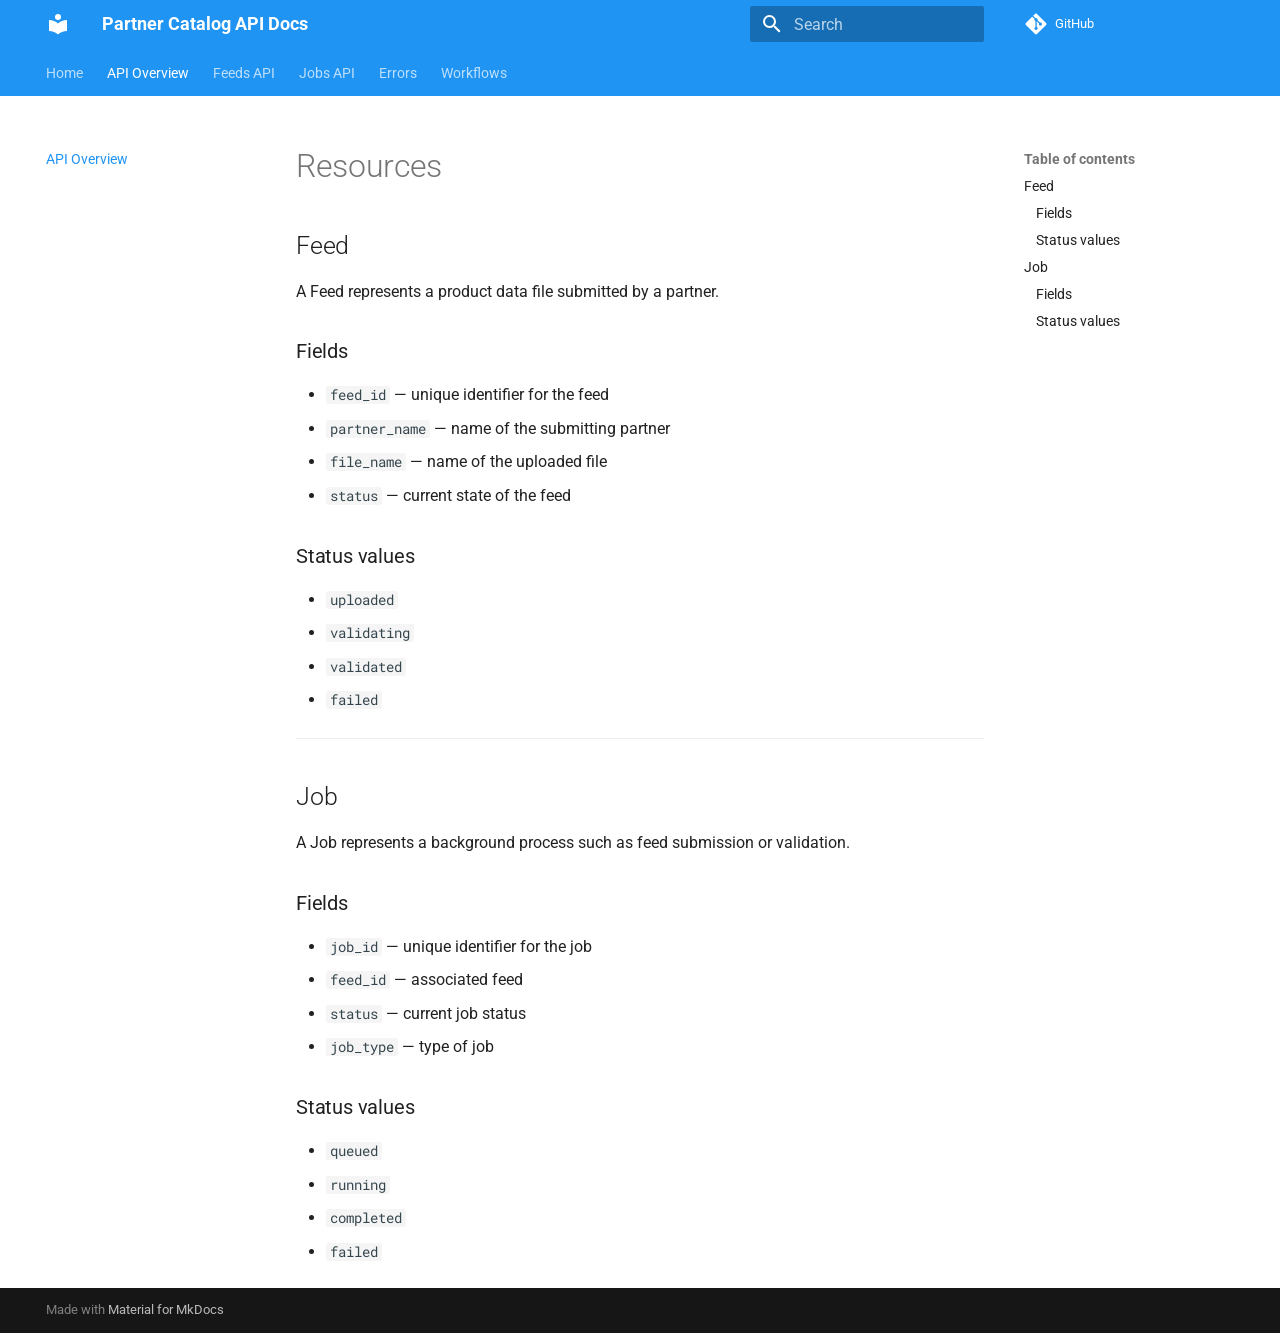
<file: resources/index.html>
<!doctype html>
<html lang="en" class="no-js">
  <head>
    
      <meta charset="utf-8">
      <meta name="viewport" content="width=device-width,initial-scale=1">
      
      
      
      
        <link rel="prev" href="..">
      
      
        <link rel="next" href="../feeds/">
      
      
        
      
      
      <link rel="icon" href="../assets/images/favicon.png">
      <meta name="generator" content="mkdocs-1.6.1, mkdocs-material-9.7.6">
    
    
      
        <title>API Overview - Partner Catalog API Docs</title>
      
    
    
      <link rel="stylesheet" href="../assets/stylesheets/main.484c7ddc.min.css">
      
        
        <link rel="stylesheet" href="../assets/stylesheets/palette.ab4e12ef.min.css">
      
      


    
    
      
    
    
      
        
        
        <link rel="preconnect" href="https://fonts.gstatic.com" crossorigin>
        <link rel="stylesheet" href="https://fonts.googleapis.com/css?family=Roboto:300,300i,400,400i,700,700i%7CRoboto+Mono:400,400i,700,700i&display=fallback">
        <style>:root{--md-text-font:"Roboto";--md-code-font:"Roboto Mono"}</style>
      
    
    
    <script>__md_scope=new URL("..",location),__md_hash=e=>[...e].reduce(((e,_)=>(e<<5)-e+_.charCodeAt(0)),0),__md_get=(e,_=localStorage,t=__md_scope)=>JSON.parse(_.getItem(t.pathname+"."+e)),__md_set=(e,_,t=localStorage,a=__md_scope)=>{try{t.setItem(a.pathname+"."+e,JSON.stringify(_))}catch(e){}}</script>
    
      

    
    
  </head>
  
  
    
    
    
    
    
    <body dir="ltr" data-md-color-scheme="default" data-md-color-primary="blue" data-md-color-accent="indigo">
  
    
    <input class="md-toggle" data-md-toggle="drawer" type="checkbox" id="__drawer" autocomplete="off">
    <input class="md-toggle" data-md-toggle="search" type="checkbox" id="__search" autocomplete="off">
    <label class="md-overlay" for="__drawer"></label>
    <div data-md-component="skip">
      
        
        <a href="#resources" class="md-skip">
          Skip to content
        </a>
      
    </div>
    <div data-md-component="announce">
      
    </div>
    
    
      

<header class="md-header" data-md-component="header">
  <nav class="md-header__inner md-grid" aria-label="Header">
    <a href=".." title="Partner Catalog API Docs" class="md-header__button md-logo" aria-label="Partner Catalog API Docs" data-md-component="logo">
      
  
  <svg xmlns="http://www.w3.org/2000/svg" viewBox="0 0 24 24"><path d="M12 8a3 3 0 0 0 3-3 3 3 0 0 0-3-3 3 3 0 0 0-3 3 3 3 0 0 0 3 3m0 3.54C9.64 9.35 6.5 8 3 8v11c3.5 0 6.64 1.35 9 3.54 2.36-2.19 5.5-3.54 9-3.54V8c-3.5 0-6.64 1.35-9 3.54"/></svg>

    </a>
    <label class="md-header__button md-icon" for="__drawer">
      
      <svg xmlns="http://www.w3.org/2000/svg" viewBox="0 0 24 24"><path d="M3 6h18v2H3zm0 5h18v2H3zm0 5h18v2H3z"/></svg>
    </label>
    <div class="md-header__title" data-md-component="header-title">
      <div class="md-header__ellipsis">
        <div class="md-header__topic">
          <span class="md-ellipsis">
            Partner Catalog API Docs
          </span>
        </div>
        <div class="md-header__topic" data-md-component="header-topic">
          <span class="md-ellipsis">
            
              API Overview
            
          </span>
        </div>
      </div>
    </div>
    
      
    
    
    
    
      
      
        <label class="md-header__button md-icon" for="__search">
          
          <svg xmlns="http://www.w3.org/2000/svg" viewBox="0 0 24 24"><path d="M9.5 3A6.5 6.5 0 0 1 16 9.5c0 1.61-.59 3.09-1.56 4.23l.27.27h.79l5 5-1.5 1.5-5-5v-.79l-.27-.27A6.52 6.52 0 0 1 9.5 16 6.5 6.5 0 0 1 3 9.5 6.5 6.5 0 0 1 9.5 3m0 2C7 5 5 7 5 9.5S7 14 9.5 14 14 12 14 9.5 12 5 9.5 5"/></svg>
        </label>
        <div class="md-search" data-md-component="search" role="dialog">
  <label class="md-search__overlay" for="__search"></label>
  <div class="md-search__inner" role="search">
    <form class="md-search__form" name="search">
      <input type="text" class="md-search__input" name="query" aria-label="Search" placeholder="Search" autocapitalize="off" autocorrect="off" autocomplete="off" spellcheck="false" data-md-component="search-query" required>
      <label class="md-search__icon md-icon" for="__search">
        
        <svg xmlns="http://www.w3.org/2000/svg" viewBox="0 0 24 24"><path d="M9.5 3A6.5 6.5 0 0 1 16 9.5c0 1.61-.59 3.09-1.56 4.23l.27.27h.79l5 5-1.5 1.5-5-5v-.79l-.27-.27A6.52 6.52 0 0 1 9.5 16 6.5 6.5 0 0 1 3 9.5 6.5 6.5 0 0 1 9.5 3m0 2C7 5 5 7 5 9.5S7 14 9.5 14 14 12 14 9.5 12 5 9.5 5"/></svg>
        
        <svg xmlns="http://www.w3.org/2000/svg" viewBox="0 0 24 24"><path d="M20 11v2H8l5.5 5.5-1.42 1.42L4.16 12l7.92-7.92L13.5 5.5 8 11z"/></svg>
      </label>
      <nav class="md-search__options" aria-label="Search">
        
        <button type="reset" class="md-search__icon md-icon" title="Clear" aria-label="Clear" tabindex="-1">
          
          <svg xmlns="http://www.w3.org/2000/svg" viewBox="0 0 24 24"><path d="M19 6.41 17.59 5 12 10.59 6.41 5 5 6.41 10.59 12 5 17.59 6.41 19 12 13.41 17.59 19 19 17.59 13.41 12z"/></svg>
        </button>
      </nav>
      
    </form>
    <div class="md-search__output">
      <div class="md-search__scrollwrap" tabindex="0" data-md-scrollfix>
        <div class="md-search-result" data-md-component="search-result">
          <div class="md-search-result__meta">
            Initializing search
          </div>
          <ol class="md-search-result__list" role="presentation"></ol>
        </div>
      </div>
    </div>
  </div>
</div>
      
    
    
      <div class="md-header__source">
        <a href="https://github.com/rayajose/partner-catalog-api" title="Go to repository" class="md-source" data-md-component="source">
  <div class="md-source__icon md-icon">
    
    <svg xmlns="http://www.w3.org/2000/svg" viewBox="0 0 448 512"><!--! Font Awesome Free 7.1.0 by @fontawesome - https://fontawesome.com License - https://fontawesome.com/license/free (Icons: CC BY 4.0, Fonts: SIL OFL 1.1, Code: MIT License) Copyright 2025 Fonticons, Inc.--><path d="M439.6 236.1 244 40.5c-5.4-5.5-12.8-8.5-20.4-8.5s-15 3-20.4 8.4L162.5 81l51.5 51.5c27.1-9.1 52.7 16.8 43.4 43.7l49.7 49.7c34.2-11.8 61.2 31 35.5 56.7-26.5 26.5-70.2-2.9-56-37.3L240.3 199v121.9c25.3 12.5 22.3 41.8 9.1 55-6.4 6.4-15.2 10.1-24.3 10.1s-17.8-3.6-24.3-10.1c-17.6-17.6-11.1-46.9 11.2-56v-123c-20.8-8.5-24.6-30.7-18.6-45L142.6 101 8.5 235.1C3 240.6 0 247.9 0 255.5s3 15 8.5 20.4l195.6 195.7c5.4 5.4 12.7 8.4 20.4 8.4s15-3 20.4-8.4l194.7-194.7c5.4-5.4 8.4-12.8 8.4-20.4s-3-15-8.4-20.4"/></svg>
  </div>
  <div class="md-source__repository">
    GitHub
  </div>
</a>
      </div>
    
  </nav>
  
</header>
    
    <div class="md-container" data-md-component="container">
      
      
        
          
            
<nav class="md-tabs" aria-label="Tabs" data-md-component="tabs">
  <div class="md-grid">
    <ul class="md-tabs__list">
      
        
  
  
  
  
    <li class="md-tabs__item">
      <a href=".." class="md-tabs__link">
        
  
  
    
  
  Home

      </a>
    </li>
  

      
        
  
  
  
    
  
  
    <li class="md-tabs__item md-tabs__item--active">
      <a href="./" class="md-tabs__link">
        
  
  
    
  
  API Overview

      </a>
    </li>
  

      
        
  
  
  
  
    <li class="md-tabs__item">
      <a href="../feeds/" class="md-tabs__link">
        
  
  
    
  
  Feeds API

      </a>
    </li>
  

      
        
  
  
  
  
    <li class="md-tabs__item">
      <a href="../jobs/" class="md-tabs__link">
        
  
  
    
  
  Jobs API

      </a>
    </li>
  

      
        
  
  
  
  
    <li class="md-tabs__item">
      <a href="../errors/" class="md-tabs__link">
        
  
  
    
  
  Errors

      </a>
    </li>
  

      
        
  
  
  
  
    <li class="md-tabs__item">
      <a href="../workflows/" class="md-tabs__link">
        
  
  
    
  
  Workflows

      </a>
    </li>
  

      
    </ul>
  </div>
</nav>
          
        
      
      <main class="md-main" data-md-component="main">
        <div class="md-main__inner md-grid">
          
            
              
              <div class="md-sidebar md-sidebar--primary" data-md-component="sidebar" data-md-type="navigation" >
                <div class="md-sidebar__scrollwrap">
                  <div class="md-sidebar__inner">
                    


  


<nav class="md-nav md-nav--primary md-nav--lifted" aria-label="Navigation" data-md-level="0">
  <label class="md-nav__title" for="__drawer">
    <a href=".." title="Partner Catalog API Docs" class="md-nav__button md-logo" aria-label="Partner Catalog API Docs" data-md-component="logo">
      
  
  <svg xmlns="http://www.w3.org/2000/svg" viewBox="0 0 24 24"><path d="M12 8a3 3 0 0 0 3-3 3 3 0 0 0-3-3 3 3 0 0 0-3 3 3 3 0 0 0 3 3m0 3.54C9.64 9.35 6.5 8 3 8v11c3.5 0 6.64 1.35 9 3.54 2.36-2.19 5.5-3.54 9-3.54V8c-3.5 0-6.64 1.35-9 3.54"/></svg>

    </a>
    Partner Catalog API Docs
  </label>
  
    <div class="md-nav__source">
      <a href="https://github.com/rayajose/partner-catalog-api" title="Go to repository" class="md-source" data-md-component="source">
  <div class="md-source__icon md-icon">
    
    <svg xmlns="http://www.w3.org/2000/svg" viewBox="0 0 448 512"><!--! Font Awesome Free 7.1.0 by @fontawesome - https://fontawesome.com License - https://fontawesome.com/license/free (Icons: CC BY 4.0, Fonts: SIL OFL 1.1, Code: MIT License) Copyright 2025 Fonticons, Inc.--><path d="M439.6 236.1 244 40.5c-5.4-5.5-12.8-8.5-20.4-8.5s-15 3-20.4 8.4L162.5 81l51.5 51.5c27.1-9.1 52.7 16.8 43.4 43.7l49.7 49.7c34.2-11.8 61.2 31 35.5 56.7-26.5 26.5-70.2-2.9-56-37.3L240.3 199v121.9c25.3 12.5 22.3 41.8 9.1 55-6.4 6.4-15.2 10.1-24.3 10.1s-17.8-3.6-24.3-10.1c-17.6-17.6-11.1-46.9 11.2-56v-123c-20.8-8.5-24.6-30.7-18.6-45L142.6 101 8.5 235.1C3 240.6 0 247.9 0 255.5s3 15 8.5 20.4l195.6 195.7c5.4 5.4 12.7 8.4 20.4 8.4s15-3 20.4-8.4l194.7-194.7c5.4-5.4 8.4-12.8 8.4-20.4s-3-15-8.4-20.4"/></svg>
  </div>
  <div class="md-source__repository">
    GitHub
  </div>
</a>
    </div>
  
  <ul class="md-nav__list" data-md-scrollfix>
    
      
      
  
  
  
  
    <li class="md-nav__item">
      <a href=".." class="md-nav__link">
        
  
  
  <span class="md-ellipsis">
    
  
    Home
  

    
  </span>
  
  

      </a>
    </li>
  

    
      
      
  
  
    
  
  
  
    <li class="md-nav__item md-nav__item--active">
      
      <input class="md-nav__toggle md-toggle" type="checkbox" id="__toc">
      
      
        
      
      
        <label class="md-nav__link md-nav__link--active" for="__toc">
          
  
  
  <span class="md-ellipsis">
    
  
    API Overview
  

    
  </span>
  
  

          <span class="md-nav__icon md-icon"></span>
        </label>
      
      <a href="./" class="md-nav__link md-nav__link--active">
        
  
  
  <span class="md-ellipsis">
    
  
    API Overview
  

    
  </span>
  
  

      </a>
      
        

<nav class="md-nav md-nav--secondary" aria-label="Table of contents">
  
  
  
    
  
  
    <label class="md-nav__title" for="__toc">
      <span class="md-nav__icon md-icon"></span>
      Table of contents
    </label>
    <ul class="md-nav__list" data-md-component="toc" data-md-scrollfix>
      
        <li class="md-nav__item">
  <a href="#feed" class="md-nav__link">
    <span class="md-ellipsis">
      
        Feed
      
    </span>
  </a>
  
    <nav class="md-nav" aria-label="Feed">
      <ul class="md-nav__list">
        
          <li class="md-nav__item">
  <a href="#fields" class="md-nav__link">
    <span class="md-ellipsis">
      
        Fields
      
    </span>
  </a>
  
</li>
        
          <li class="md-nav__item">
  <a href="#status-values" class="md-nav__link">
    <span class="md-ellipsis">
      
        Status values
      
    </span>
  </a>
  
</li>
        
      </ul>
    </nav>
  
</li>
      
        <li class="md-nav__item">
  <a href="#job" class="md-nav__link">
    <span class="md-ellipsis">
      
        Job
      
    </span>
  </a>
  
    <nav class="md-nav" aria-label="Job">
      <ul class="md-nav__list">
        
          <li class="md-nav__item">
  <a href="#fields_1" class="md-nav__link">
    <span class="md-ellipsis">
      
        Fields
      
    </span>
  </a>
  
</li>
        
          <li class="md-nav__item">
  <a href="#status-values_1" class="md-nav__link">
    <span class="md-ellipsis">
      
        Status values
      
    </span>
  </a>
  
</li>
        
      </ul>
    </nav>
  
</li>
      
    </ul>
  
</nav>
      
    </li>
  

    
      
      
  
  
  
  
    <li class="md-nav__item">
      <a href="../feeds/" class="md-nav__link">
        
  
  
  <span class="md-ellipsis">
    
  
    Feeds API
  

    
  </span>
  
  

      </a>
    </li>
  

    
      
      
  
  
  
  
    <li class="md-nav__item">
      <a href="../jobs/" class="md-nav__link">
        
  
  
  <span class="md-ellipsis">
    
  
    Jobs API
  

    
  </span>
  
  

      </a>
    </li>
  

    
      
      
  
  
  
  
    <li class="md-nav__item">
      <a href="../errors/" class="md-nav__link">
        
  
  
  <span class="md-ellipsis">
    
  
    Errors
  

    
  </span>
  
  

      </a>
    </li>
  

    
      
      
  
  
  
  
    <li class="md-nav__item">
      <a href="../workflows/" class="md-nav__link">
        
  
  
  <span class="md-ellipsis">
    
  
    Workflows
  

    
  </span>
  
  

      </a>
    </li>
  

    
  </ul>
</nav>
                  </div>
                </div>
              </div>
            
            
              
              <div class="md-sidebar md-sidebar--secondary" data-md-component="sidebar" data-md-type="toc" >
                <div class="md-sidebar__scrollwrap">
                  <div class="md-sidebar__inner">
                    

<nav class="md-nav md-nav--secondary" aria-label="Table of contents">
  
  
  
    
  
  
    <label class="md-nav__title" for="__toc">
      <span class="md-nav__icon md-icon"></span>
      Table of contents
    </label>
    <ul class="md-nav__list" data-md-component="toc" data-md-scrollfix>
      
        <li class="md-nav__item">
  <a href="#feed" class="md-nav__link">
    <span class="md-ellipsis">
      
        Feed
      
    </span>
  </a>
  
    <nav class="md-nav" aria-label="Feed">
      <ul class="md-nav__list">
        
          <li class="md-nav__item">
  <a href="#fields" class="md-nav__link">
    <span class="md-ellipsis">
      
        Fields
      
    </span>
  </a>
  
</li>
        
          <li class="md-nav__item">
  <a href="#status-values" class="md-nav__link">
    <span class="md-ellipsis">
      
        Status values
      
    </span>
  </a>
  
</li>
        
      </ul>
    </nav>
  
</li>
      
        <li class="md-nav__item">
  <a href="#job" class="md-nav__link">
    <span class="md-ellipsis">
      
        Job
      
    </span>
  </a>
  
    <nav class="md-nav" aria-label="Job">
      <ul class="md-nav__list">
        
          <li class="md-nav__item">
  <a href="#fields_1" class="md-nav__link">
    <span class="md-ellipsis">
      
        Fields
      
    </span>
  </a>
  
</li>
        
          <li class="md-nav__item">
  <a href="#status-values_1" class="md-nav__link">
    <span class="md-ellipsis">
      
        Status values
      
    </span>
  </a>
  
</li>
        
      </ul>
    </nav>
  
</li>
      
    </ul>
  
</nav>
                  </div>
                </div>
              </div>
            
          
          
            <div class="md-content" data-md-component="content">
              
              <article class="md-content__inner md-typeset">
                
                  


  
  


<h1 id="resources">Resources</h1>
<h2 id="feed">Feed</h2>
<p>A Feed represents a product data file submitted by a partner.</p>
<h3 id="fields">Fields</h3>
<ul>
<li><code>feed_id</code> — unique identifier for the feed</li>
<li><code>partner_name</code> — name of the submitting partner</li>
<li><code>file_name</code> — name of the uploaded file</li>
<li><code>status</code> — current state of the feed</li>
</ul>
<h3 id="status-values">Status values</h3>
<ul>
<li><code>uploaded</code></li>
<li><code>validating</code></li>
<li><code>validated</code></li>
<li><code>failed</code></li>
</ul>
<hr />
<h2 id="job">Job</h2>
<p>A Job represents a background process such as feed submission or validation.</p>
<h3 id="fields_1">Fields</h3>
<ul>
<li><code>job_id</code> — unique identifier for the job</li>
<li><code>feed_id</code> — associated feed</li>
<li><code>status</code> — current job status</li>
<li><code>job_type</code> — type of job</li>
</ul>
<h3 id="status-values_1">Status values</h3>
<ul>
<li><code>queued</code></li>
<li><code>running</code></li>
<li><code>completed</code></li>
<li><code>failed</code></li>
</ul>












                
              </article>
            </div>
          
          
<script>var target=document.getElementById(location.hash.slice(1));target&&target.name&&(target.checked=target.name.startsWith("__tabbed_"))</script>
        </div>
        
      </main>
      
        <footer class="md-footer">
  
  <div class="md-footer-meta md-typeset">
    <div class="md-footer-meta__inner md-grid">
      <div class="md-copyright">
  
  
    Made with
    <a href="https://squidfunk.github.io/mkdocs-material/" target="_blank" rel="noopener">
      Material for MkDocs
    </a>
  
</div>
      
    </div>
  </div>
</footer>
      
    </div>
    <div class="md-dialog" data-md-component="dialog">
      <div class="md-dialog__inner md-typeset"></div>
    </div>
    
    
    
      
      
      <script id="__config" type="application/json">{"annotate": null, "base": "..", "features": ["navigation.tabs"], "search": "../assets/javascripts/workers/search.2c215733.min.js", "tags": null, "translations": {"clipboard.copied": "Copied to clipboard", "clipboard.copy": "Copy to clipboard", "search.result.more.one": "1 more on this page", "search.result.more.other": "# more on this page", "search.result.none": "No matching documents", "search.result.one": "1 matching document", "search.result.other": "# matching documents", "search.result.placeholder": "Type to start searching", "search.result.term.missing": "Missing", "select.version": "Select version"}, "version": null}</script>
    
    
      <script src="../assets/javascripts/bundle.79ae519e.min.js"></script>
      
    
  </body>
</html>
</file>
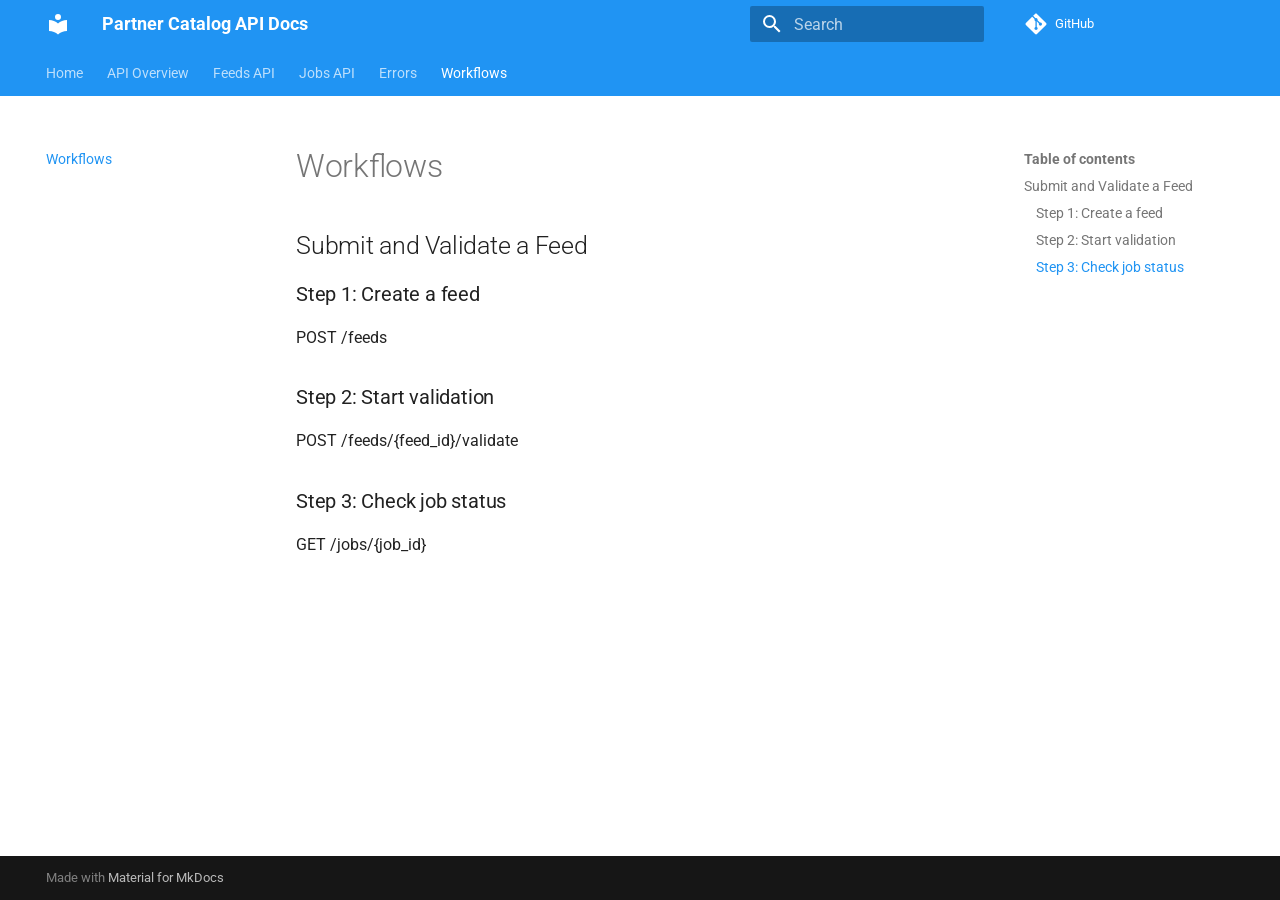
<file: workflows/index.html>
<!doctype html>
<html lang="en" class="no-js">
  <head>
    
      <meta charset="utf-8">
      <meta name="viewport" content="width=device-width,initial-scale=1">
      
      
      
      
        <link rel="prev" href="../errors/">
      
      
      
        
      
      
      <link rel="icon" href="../assets/images/favicon.png">
      <meta name="generator" content="mkdocs-1.6.1, mkdocs-material-9.7.6">
    
    
      
        <title>Workflows - Partner Catalog API Docs</title>
      
    
    
      <link rel="stylesheet" href="../assets/stylesheets/main.484c7ddc.min.css">
      
        
        <link rel="stylesheet" href="../assets/stylesheets/palette.ab4e12ef.min.css">
      
      


    
    
      
    
    
      
        
        
        <link rel="preconnect" href="https://fonts.gstatic.com" crossorigin>
        <link rel="stylesheet" href="https://fonts.googleapis.com/css?family=Roboto:300,300i,400,400i,700,700i%7CRoboto+Mono:400,400i,700,700i&display=fallback">
        <style>:root{--md-text-font:"Roboto";--md-code-font:"Roboto Mono"}</style>
      
    
    
    <script>__md_scope=new URL("..",location),__md_hash=e=>[...e].reduce(((e,_)=>(e<<5)-e+_.charCodeAt(0)),0),__md_get=(e,_=localStorage,t=__md_scope)=>JSON.parse(_.getItem(t.pathname+"."+e)),__md_set=(e,_,t=localStorage,a=__md_scope)=>{try{t.setItem(a.pathname+"."+e,JSON.stringify(_))}catch(e){}}</script>
    
      

    
    
  </head>
  
  
    
    
    
    
    
    <body dir="ltr" data-md-color-scheme="default" data-md-color-primary="blue" data-md-color-accent="indigo">
  
    
    <input class="md-toggle" data-md-toggle="drawer" type="checkbox" id="__drawer" autocomplete="off">
    <input class="md-toggle" data-md-toggle="search" type="checkbox" id="__search" autocomplete="off">
    <label class="md-overlay" for="__drawer"></label>
    <div data-md-component="skip">
      
        
        <a href="#workflows" class="md-skip">
          Skip to content
        </a>
      
    </div>
    <div data-md-component="announce">
      
    </div>
    
    
      

<header class="md-header" data-md-component="header">
  <nav class="md-header__inner md-grid" aria-label="Header">
    <a href=".." title="Partner Catalog API Docs" class="md-header__button md-logo" aria-label="Partner Catalog API Docs" data-md-component="logo">
      
  
  <svg xmlns="http://www.w3.org/2000/svg" viewBox="0 0 24 24"><path d="M12 8a3 3 0 0 0 3-3 3 3 0 0 0-3-3 3 3 0 0 0-3 3 3 3 0 0 0 3 3m0 3.54C9.64 9.35 6.5 8 3 8v11c3.5 0 6.64 1.35 9 3.54 2.36-2.19 5.5-3.54 9-3.54V8c-3.5 0-6.64 1.35-9 3.54"/></svg>

    </a>
    <label class="md-header__button md-icon" for="__drawer">
      
      <svg xmlns="http://www.w3.org/2000/svg" viewBox="0 0 24 24"><path d="M3 6h18v2H3zm0 5h18v2H3zm0 5h18v2H3z"/></svg>
    </label>
    <div class="md-header__title" data-md-component="header-title">
      <div class="md-header__ellipsis">
        <div class="md-header__topic">
          <span class="md-ellipsis">
            Partner Catalog API Docs
          </span>
        </div>
        <div class="md-header__topic" data-md-component="header-topic">
          <span class="md-ellipsis">
            
              Workflows
            
          </span>
        </div>
      </div>
    </div>
    
      
    
    
    
    
      
      
        <label class="md-header__button md-icon" for="__search">
          
          <svg xmlns="http://www.w3.org/2000/svg" viewBox="0 0 24 24"><path d="M9.5 3A6.5 6.5 0 0 1 16 9.5c0 1.61-.59 3.09-1.56 4.23l.27.27h.79l5 5-1.5 1.5-5-5v-.79l-.27-.27A6.52 6.52 0 0 1 9.5 16 6.5 6.5 0 0 1 3 9.5 6.5 6.5 0 0 1 9.5 3m0 2C7 5 5 7 5 9.5S7 14 9.5 14 14 12 14 9.5 12 5 9.5 5"/></svg>
        </label>
        <div class="md-search" data-md-component="search" role="dialog">
  <label class="md-search__overlay" for="__search"></label>
  <div class="md-search__inner" role="search">
    <form class="md-search__form" name="search">
      <input type="text" class="md-search__input" name="query" aria-label="Search" placeholder="Search" autocapitalize="off" autocorrect="off" autocomplete="off" spellcheck="false" data-md-component="search-query" required>
      <label class="md-search__icon md-icon" for="__search">
        
        <svg xmlns="http://www.w3.org/2000/svg" viewBox="0 0 24 24"><path d="M9.5 3A6.5 6.5 0 0 1 16 9.5c0 1.61-.59 3.09-1.56 4.23l.27.27h.79l5 5-1.5 1.5-5-5v-.79l-.27-.27A6.52 6.52 0 0 1 9.5 16 6.5 6.5 0 0 1 3 9.5 6.5 6.5 0 0 1 9.5 3m0 2C7 5 5 7 5 9.5S7 14 9.5 14 14 12 14 9.5 12 5 9.5 5"/></svg>
        
        <svg xmlns="http://www.w3.org/2000/svg" viewBox="0 0 24 24"><path d="M20 11v2H8l5.5 5.5-1.42 1.42L4.16 12l7.92-7.92L13.5 5.5 8 11z"/></svg>
      </label>
      <nav class="md-search__options" aria-label="Search">
        
        <button type="reset" class="md-search__icon md-icon" title="Clear" aria-label="Clear" tabindex="-1">
          
          <svg xmlns="http://www.w3.org/2000/svg" viewBox="0 0 24 24"><path d="M19 6.41 17.59 5 12 10.59 6.41 5 5 6.41 10.59 12 5 17.59 6.41 19 12 13.41 17.59 19 19 17.59 13.41 12z"/></svg>
        </button>
      </nav>
      
    </form>
    <div class="md-search__output">
      <div class="md-search__scrollwrap" tabindex="0" data-md-scrollfix>
        <div class="md-search-result" data-md-component="search-result">
          <div class="md-search-result__meta">
            Initializing search
          </div>
          <ol class="md-search-result__list" role="presentation"></ol>
        </div>
      </div>
    </div>
  </div>
</div>
      
    
    
      <div class="md-header__source">
        <a href="https://github.com/rayajose/partner-catalog-api" title="Go to repository" class="md-source" data-md-component="source">
  <div class="md-source__icon md-icon">
    
    <svg xmlns="http://www.w3.org/2000/svg" viewBox="0 0 448 512"><!--! Font Awesome Free 7.1.0 by @fontawesome - https://fontawesome.com License - https://fontawesome.com/license/free (Icons: CC BY 4.0, Fonts: SIL OFL 1.1, Code: MIT License) Copyright 2025 Fonticons, Inc.--><path d="M439.6 236.1 244 40.5c-5.4-5.5-12.8-8.5-20.4-8.5s-15 3-20.4 8.4L162.5 81l51.5 51.5c27.1-9.1 52.7 16.8 43.4 43.7l49.7 49.7c34.2-11.8 61.2 31 35.5 56.7-26.5 26.5-70.2-2.9-56-37.3L240.3 199v121.9c25.3 12.5 22.3 41.8 9.1 55-6.4 6.4-15.2 10.1-24.3 10.1s-17.8-3.6-24.3-10.1c-17.6-17.6-11.1-46.9 11.2-56v-123c-20.8-8.5-24.6-30.7-18.6-45L142.6 101 8.5 235.1C3 240.6 0 247.9 0 255.5s3 15 8.5 20.4l195.6 195.7c5.4 5.4 12.7 8.4 20.4 8.4s15-3 20.4-8.4l194.7-194.7c5.4-5.4 8.4-12.8 8.4-20.4s-3-15-8.4-20.4"/></svg>
  </div>
  <div class="md-source__repository">
    GitHub
  </div>
</a>
      </div>
    
  </nav>
  
</header>
    
    <div class="md-container" data-md-component="container">
      
      
        
          
            
<nav class="md-tabs" aria-label="Tabs" data-md-component="tabs">
  <div class="md-grid">
    <ul class="md-tabs__list">
      
        
  
  
  
  
    <li class="md-tabs__item">
      <a href=".." class="md-tabs__link">
        
  
  
    
  
  Home

      </a>
    </li>
  

      
        
  
  
  
  
    <li class="md-tabs__item">
      <a href="../resources/" class="md-tabs__link">
        
  
  
    
  
  API Overview

      </a>
    </li>
  

      
        
  
  
  
  
    <li class="md-tabs__item">
      <a href="../feeds/" class="md-tabs__link">
        
  
  
    
  
  Feeds API

      </a>
    </li>
  

      
        
  
  
  
  
    <li class="md-tabs__item">
      <a href="../jobs/" class="md-tabs__link">
        
  
  
    
  
  Jobs API

      </a>
    </li>
  

      
        
  
  
  
  
    <li class="md-tabs__item">
      <a href="../errors/" class="md-tabs__link">
        
  
  
    
  
  Errors

      </a>
    </li>
  

      
        
  
  
  
    
  
  
    <li class="md-tabs__item md-tabs__item--active">
      <a href="./" class="md-tabs__link">
        
  
  
    
  
  Workflows

      </a>
    </li>
  

      
    </ul>
  </div>
</nav>
          
        
      
      <main class="md-main" data-md-component="main">
        <div class="md-main__inner md-grid">
          
            
              
              <div class="md-sidebar md-sidebar--primary" data-md-component="sidebar" data-md-type="navigation" >
                <div class="md-sidebar__scrollwrap">
                  <div class="md-sidebar__inner">
                    


  


<nav class="md-nav md-nav--primary md-nav--lifted" aria-label="Navigation" data-md-level="0">
  <label class="md-nav__title" for="__drawer">
    <a href=".." title="Partner Catalog API Docs" class="md-nav__button md-logo" aria-label="Partner Catalog API Docs" data-md-component="logo">
      
  
  <svg xmlns="http://www.w3.org/2000/svg" viewBox="0 0 24 24"><path d="M12 8a3 3 0 0 0 3-3 3 3 0 0 0-3-3 3 3 0 0 0-3 3 3 3 0 0 0 3 3m0 3.54C9.64 9.35 6.5 8 3 8v11c3.5 0 6.64 1.35 9 3.54 2.36-2.19 5.5-3.54 9-3.54V8c-3.5 0-6.64 1.35-9 3.54"/></svg>

    </a>
    Partner Catalog API Docs
  </label>
  
    <div class="md-nav__source">
      <a href="https://github.com/rayajose/partner-catalog-api" title="Go to repository" class="md-source" data-md-component="source">
  <div class="md-source__icon md-icon">
    
    <svg xmlns="http://www.w3.org/2000/svg" viewBox="0 0 448 512"><!--! Font Awesome Free 7.1.0 by @fontawesome - https://fontawesome.com License - https://fontawesome.com/license/free (Icons: CC BY 4.0, Fonts: SIL OFL 1.1, Code: MIT License) Copyright 2025 Fonticons, Inc.--><path d="M439.6 236.1 244 40.5c-5.4-5.5-12.8-8.5-20.4-8.5s-15 3-20.4 8.4L162.5 81l51.5 51.5c27.1-9.1 52.7 16.8 43.4 43.7l49.7 49.7c34.2-11.8 61.2 31 35.5 56.7-26.5 26.5-70.2-2.9-56-37.3L240.3 199v121.9c25.3 12.5 22.3 41.8 9.1 55-6.4 6.4-15.2 10.1-24.3 10.1s-17.8-3.6-24.3-10.1c-17.6-17.6-11.1-46.9 11.2-56v-123c-20.8-8.5-24.6-30.7-18.6-45L142.6 101 8.5 235.1C3 240.6 0 247.9 0 255.5s3 15 8.5 20.4l195.6 195.7c5.4 5.4 12.7 8.4 20.4 8.4s15-3 20.4-8.4l194.7-194.7c5.4-5.4 8.4-12.8 8.4-20.4s-3-15-8.4-20.4"/></svg>
  </div>
  <div class="md-source__repository">
    GitHub
  </div>
</a>
    </div>
  
  <ul class="md-nav__list" data-md-scrollfix>
    
      
      
  
  
  
  
    <li class="md-nav__item">
      <a href=".." class="md-nav__link">
        
  
  
  <span class="md-ellipsis">
    
  
    Home
  

    
  </span>
  
  

      </a>
    </li>
  

    
      
      
  
  
  
  
    <li class="md-nav__item">
      <a href="../resources/" class="md-nav__link">
        
  
  
  <span class="md-ellipsis">
    
  
    API Overview
  

    
  </span>
  
  

      </a>
    </li>
  

    
      
      
  
  
  
  
    <li class="md-nav__item">
      <a href="../feeds/" class="md-nav__link">
        
  
  
  <span class="md-ellipsis">
    
  
    Feeds API
  

    
  </span>
  
  

      </a>
    </li>
  

    
      
      
  
  
  
  
    <li class="md-nav__item">
      <a href="../jobs/" class="md-nav__link">
        
  
  
  <span class="md-ellipsis">
    
  
    Jobs API
  

    
  </span>
  
  

      </a>
    </li>
  

    
      
      
  
  
  
  
    <li class="md-nav__item">
      <a href="../errors/" class="md-nav__link">
        
  
  
  <span class="md-ellipsis">
    
  
    Errors
  

    
  </span>
  
  

      </a>
    </li>
  

    
      
      
  
  
    
  
  
  
    <li class="md-nav__item md-nav__item--active">
      
      <input class="md-nav__toggle md-toggle" type="checkbox" id="__toc">
      
      
        
      
      
        <label class="md-nav__link md-nav__link--active" for="__toc">
          
  
  
  <span class="md-ellipsis">
    
  
    Workflows
  

    
  </span>
  
  

          <span class="md-nav__icon md-icon"></span>
        </label>
      
      <a href="./" class="md-nav__link md-nav__link--active">
        
  
  
  <span class="md-ellipsis">
    
  
    Workflows
  

    
  </span>
  
  

      </a>
      
        

<nav class="md-nav md-nav--secondary" aria-label="Table of contents">
  
  
  
    
  
  
    <label class="md-nav__title" for="__toc">
      <span class="md-nav__icon md-icon"></span>
      Table of contents
    </label>
    <ul class="md-nav__list" data-md-component="toc" data-md-scrollfix>
      
        <li class="md-nav__item">
  <a href="#submit-and-validate-a-feed" class="md-nav__link">
    <span class="md-ellipsis">
      
        Submit and Validate a Feed
      
    </span>
  </a>
  
    <nav class="md-nav" aria-label="Submit and Validate a Feed">
      <ul class="md-nav__list">
        
          <li class="md-nav__item">
  <a href="#step-1-create-a-feed" class="md-nav__link">
    <span class="md-ellipsis">
      
        Step 1: Create a feed
      
    </span>
  </a>
  
</li>
        
          <li class="md-nav__item">
  <a href="#step-2-start-validation" class="md-nav__link">
    <span class="md-ellipsis">
      
        Step 2: Start validation
      
    </span>
  </a>
  
</li>
        
          <li class="md-nav__item">
  <a href="#step-3-check-job-status" class="md-nav__link">
    <span class="md-ellipsis">
      
        Step 3: Check job status
      
    </span>
  </a>
  
</li>
        
      </ul>
    </nav>
  
</li>
      
    </ul>
  
</nav>
      
    </li>
  

    
  </ul>
</nav>
                  </div>
                </div>
              </div>
            
            
              
              <div class="md-sidebar md-sidebar--secondary" data-md-component="sidebar" data-md-type="toc" >
                <div class="md-sidebar__scrollwrap">
                  <div class="md-sidebar__inner">
                    

<nav class="md-nav md-nav--secondary" aria-label="Table of contents">
  
  
  
    
  
  
    <label class="md-nav__title" for="__toc">
      <span class="md-nav__icon md-icon"></span>
      Table of contents
    </label>
    <ul class="md-nav__list" data-md-component="toc" data-md-scrollfix>
      
        <li class="md-nav__item">
  <a href="#submit-and-validate-a-feed" class="md-nav__link">
    <span class="md-ellipsis">
      
        Submit and Validate a Feed
      
    </span>
  </a>
  
    <nav class="md-nav" aria-label="Submit and Validate a Feed">
      <ul class="md-nav__list">
        
          <li class="md-nav__item">
  <a href="#step-1-create-a-feed" class="md-nav__link">
    <span class="md-ellipsis">
      
        Step 1: Create a feed
      
    </span>
  </a>
  
</li>
        
          <li class="md-nav__item">
  <a href="#step-2-start-validation" class="md-nav__link">
    <span class="md-ellipsis">
      
        Step 2: Start validation
      
    </span>
  </a>
  
</li>
        
          <li class="md-nav__item">
  <a href="#step-3-check-job-status" class="md-nav__link">
    <span class="md-ellipsis">
      
        Step 3: Check job status
      
    </span>
  </a>
  
</li>
        
      </ul>
    </nav>
  
</li>
      
    </ul>
  
</nav>
                  </div>
                </div>
              </div>
            
          
          
            <div class="md-content" data-md-component="content">
              
              <article class="md-content__inner md-typeset">
                
                  


  
  


<h1 id="workflows">Workflows</h1>
<h2 id="submit-and-validate-a-feed">Submit and Validate a Feed</h2>
<h3 id="step-1-create-a-feed">Step 1: Create a feed</h3>
<p>POST /feeds</p>
<h3 id="step-2-start-validation">Step 2: Start validation</h3>
<p>POST /feeds/{feed_id}/validate</p>
<h3 id="step-3-check-job-status">Step 3: Check job status</h3>
<p>GET /jobs/{job_id}</p>












                
              </article>
            </div>
          
          
<script>var target=document.getElementById(location.hash.slice(1));target&&target.name&&(target.checked=target.name.startsWith("__tabbed_"))</script>
        </div>
        
      </main>
      
        <footer class="md-footer">
  
  <div class="md-footer-meta md-typeset">
    <div class="md-footer-meta__inner md-grid">
      <div class="md-copyright">
  
  
    Made with
    <a href="https://squidfunk.github.io/mkdocs-material/" target="_blank" rel="noopener">
      Material for MkDocs
    </a>
  
</div>
      
    </div>
  </div>
</footer>
      
    </div>
    <div class="md-dialog" data-md-component="dialog">
      <div class="md-dialog__inner md-typeset"></div>
    </div>
    
    
    
      
      
      <script id="__config" type="application/json">{"annotate": null, "base": "..", "features": ["navigation.tabs"], "search": "../assets/javascripts/workers/search.2c215733.min.js", "tags": null, "translations": {"clipboard.copied": "Copied to clipboard", "clipboard.copy": "Copy to clipboard", "search.result.more.one": "1 more on this page", "search.result.more.other": "# more on this page", "search.result.none": "No matching documents", "search.result.one": "1 matching document", "search.result.other": "# matching documents", "search.result.placeholder": "Type to start searching", "search.result.term.missing": "Missing", "select.version": "Select version"}, "version": null}</script>
    
    
      <script src="../assets/javascripts/bundle.79ae519e.min.js"></script>
      
    
  </body>
</html>
</file>
<file: assets/stylesheets/main.484c7ddc.min.css>
@charset "UTF-8";html{-webkit-text-size-adjust:none;-moz-text-size-adjust:none;text-size-adjust:none;box-sizing:border-box}*,:after,:before{box-sizing:inherit}@media (prefers-reduced-motion){*,:after,:before{transition:none!important}}body{margin:0}a,button,input,label{-webkit-tap-highlight-color:transparent}a{color:inherit;text-decoration:none}hr{border:0;box-sizing:initial;display:block;height:.05rem;overflow:visible;padding:0}small{font-size:80%}sub,sup{line-height:1em}img{border-style:none}table{border-collapse:initial;border-spacing:0}td,th{font-weight:400;vertical-align:top}button{background:#0000;border:0;font-family:inherit;font-size:inherit;margin:0;padding:0}input{border:0;outline:none}:root{--md-primary-fg-color:#4051b5;--md-primary-fg-color--light:#5d6cc0;--md-primary-fg-color--dark:#303fa1;--md-primary-bg-color:#fff;--md-primary-bg-color--light:#ffffffb3;--md-accent-fg-color:#526cfe;--md-accent-fg-color--transparent:#526cfe1a;--md-accent-bg-color:#fff;--md-accent-bg-color--light:#ffffffb3}[data-md-color-scheme=default]{color-scheme:light}[data-md-color-scheme=default] img[src$="#gh-dark-mode-only"],[data-md-color-scheme=default] img[src$="#only-dark"]{display:none}:root,[data-md-color-scheme=default]{--md-hue:225deg;--md-default-fg-color:#000000de;--md-default-fg-color--light:#0000008a;--md-default-fg-color--lighter:#00000052;--md-default-fg-color--lightest:#00000012;--md-default-bg-color:#fff;--md-default-bg-color--light:#ffffffb3;--md-default-bg-color--lighter:#ffffff4d;--md-default-bg-color--lightest:#ffffff1f;--md-code-fg-color:#36464e;--md-code-bg-color:#f5f5f5;--md-code-bg-color--light:#f5f5f5b3;--md-code-bg-color--lighter:#f5f5f54d;--md-code-hl-color:#4287ff;--md-code-hl-color--light:#4287ff1a;--md-code-hl-number-color:#d52a2a;--md-code-hl-special-color:#db1457;--md-code-hl-function-color:#a846b9;--md-code-hl-constant-color:#6e59d9;--md-code-hl-keyword-color:#3f6ec6;--md-code-hl-string-color:#1c7d4d;--md-code-hl-name-color:var(--md-code-fg-color);--md-code-hl-operator-color:var(--md-default-fg-color--light);--md-code-hl-punctuation-color:var(--md-default-fg-color--light);--md-code-hl-comment-color:var(--md-default-fg-color--light);--md-code-hl-generic-color:var(--md-default-fg-color--light);--md-code-hl-variable-color:var(--md-default-fg-color--light);--md-typeset-color:var(--md-default-fg-color);--md-typeset-a-color:var(--md-primary-fg-color);--md-typeset-del-color:#f5503d26;--md-typeset-ins-color:#0bd57026;--md-typeset-kbd-color:#fafafa;--md-typeset-kbd-accent-color:#fff;--md-typeset-kbd-border-color:#b8b8b8;--md-typeset-mark-color:#ffff0080;--md-typeset-table-color:#0000001f;--md-typeset-table-color--light:rgba(0,0,0,.035);--md-admonition-fg-color:var(--md-default-fg-color);--md-admonition-bg-color:var(--md-default-bg-color);--md-warning-fg-color:#000000de;--md-warning-bg-color:#ff9;--md-footer-fg-color:#fff;--md-footer-fg-color--light:#ffffffb3;--md-footer-fg-color--lighter:#ffffff73;--md-footer-bg-color:#000000de;--md-footer-bg-color--dark:#00000052;--md-shadow-z1:0 0.2rem 0.5rem #0000000d,0 0 0.05rem #0000001a;--md-shadow-z2:0 0.2rem 0.5rem #0000001a,0 0 0.05rem #00000040;--md-shadow-z3:0 0.2rem 0.5rem #0003,0 0 0.05rem #00000059}.md-icon svg{fill:currentcolor;display:block;height:1.2rem;width:1.2rem}body{-webkit-font-smoothing:antialiased;-moz-osx-font-smoothing:grayscale;--md-text-font-family:var(--md-text-font,_),-apple-system,BlinkMacSystemFont,Helvetica,Arial,sans-serif;--md-code-font-family:var(--md-code-font,_),SFMono-Regular,Consolas,Menlo,monospace}aside,body,input{font-feature-settings:"kern","liga";color:var(--md-typeset-color);font-family:var(--md-text-font-family)}code,kbd,pre{font-feature-settings:"kern";font-family:var(--md-code-font-family)}:root{--md-typeset-table-sort-icon:url('data:image/svg+xml;charset=utf-8,<svg xmlns="http://www.w3.org/2000/svg" viewBox="0 0 24 24"><path d="m18 21-4-4h3V7h-3l4-4 4 4h-3v10h3M2 19v-2h10v2M2 13v-2h7v2M2 7V5h4v2z"/></svg>');--md-typeset-table-sort-icon--asc:url('data:image/svg+xml;charset=utf-8,<svg xmlns="http://www.w3.org/2000/svg" viewBox="0 0 24 24"><path d="M19 17h3l-4 4-4-4h3V3h2M2 17h10v2H2M6 5v2H2V5m0 6h7v2H2z"/></svg>');--md-typeset-table-sort-icon--desc:url('data:image/svg+xml;charset=utf-8,<svg xmlns="http://www.w3.org/2000/svg" viewBox="0 0 24 24"><path d="M19 7h3l-4-4-4 4h3v14h2M2 17h10v2H2M6 5v2H2V5m0 6h7v2H2z"/></svg>')}.md-typeset{-webkit-print-color-adjust:exact;color-adjust:exact;font-size:.8rem;line-height:1.6;overflow-wrap:break-word}@media print{.md-typeset{font-size:.68rem}}.md-typeset blockquote,.md-typeset dl,.md-typeset figure,.md-typeset ol,.md-typeset pre,.md-typeset ul{margin-bottom:1em;margin-top:1em}.md-typeset h1{color:var(--md-default-fg-color--light);font-size:2em;line-height:1.3;margin:0 0 1.25em}.md-typeset h1,.md-typeset h2{font-weight:300;letter-spacing:-.01em}.md-typeset h2{font-size:1.5625em;line-height:1.4;margin:1.6em 0 .64em}.md-typeset h3{font-size:1.25em;font-weight:400;letter-spacing:-.01em;line-height:1.5;margin:1.6em 0 .8em}.md-typeset h2+h3{margin-top:.8em}.md-typeset h4{font-weight:700;letter-spacing:-.01em;margin:1em 0}.md-typeset h5,.md-typeset h6{color:var(--md-default-fg-color--light);font-size:.8em;font-weight:700;letter-spacing:-.01em;margin:1.25em 0}.md-typeset h5{text-transform:uppercase}.md-typeset h5 code{text-transform:none}.md-typeset hr{border-bottom:.05rem solid var(--md-default-fg-color--lightest);display:flow-root;margin:1.5em 0}.md-typeset a{color:var(--md-typeset-a-color);word-break:break-word}.md-typeset a,.md-typeset a:before{transition:color 125ms}.md-typeset a:focus,.md-typeset a:hover{color:var(--md-accent-fg-color)}.md-typeset a:focus code,.md-typeset a:hover code{background-color:var(--md-accent-fg-color--transparent);color:var(--md-accent-fg-color)}.md-typeset a code{color:var(--md-typeset-a-color)}.md-typeset a.focus-visible{outline-color:var(--md-accent-fg-color);outline-offset:.2rem}.md-typeset code,.md-typeset kbd,.md-typeset pre{color:var(--md-code-fg-color);direction:ltr;font-variant-ligatures:none;transition:background-color 125ms}@media print{.md-typeset code,.md-typeset kbd,.md-typeset pre{white-space:pre-wrap}}.md-typeset code{background-color:var(--md-code-bg-color);border-radius:.1rem;-webkit-box-decoration-break:clone;box-decoration-break:clone;font-size:.85em;padding:0 .2941176471em;transition:color 125ms,background-color 125ms;word-break:break-word}.md-typeset code:not(.focus-visible){-webkit-tap-highlight-color:transparent;outline:none}.md-typeset pre{display:flow-root;line-height:1.4;position:relative}.md-typeset pre>code{-webkit-box-decoration-break:slice;box-decoration-break:slice;box-shadow:none;display:block;margin:0;outline-color:var(--md-accent-fg-color);overflow:auto;padding:.7720588235em 1.1764705882em;scrollbar-color:var(--md-default-fg-color--lighter) #0000;scrollbar-width:thin;touch-action:auto;word-break:normal}.md-typeset pre>code:hover{scrollbar-color:var(--md-accent-fg-color) #0000}.md-typeset pre>code::-webkit-scrollbar{height:.2rem;width:.2rem}.md-typeset pre>code::-webkit-scrollbar-thumb{background-color:var(--md-default-fg-color--lighter)}.md-typeset pre>code::-webkit-scrollbar-thumb:hover{background-color:var(--md-accent-fg-color)}.md-typeset kbd{background-color:var(--md-typeset-kbd-color);border-radius:.1rem;box-shadow:0 .1rem 0 .05rem var(--md-typeset-kbd-border-color),0 .1rem 0 var(--md-typeset-kbd-border-color),0 -.1rem .2rem var(--md-typeset-kbd-accent-color) inset;color:var(--md-default-fg-color);display:inline-block;font-size:.75em;padding:0 .6666666667em;vertical-align:text-top;word-break:break-word}.md-typeset mark{background-color:var(--md-typeset-mark-color);-webkit-box-decoration-break:clone;box-decoration-break:clone;color:inherit;word-break:break-word}.md-typeset abbr{cursor:help;text-decoration:none}.md-typeset [data-preview],.md-typeset abbr{border-bottom:.05rem dotted var(--md-default-fg-color--light)}.md-typeset small{opacity:.75}[dir=ltr] .md-typeset sub,[dir=ltr] .md-typeset sup{margin-left:.078125em}[dir=rtl] .md-typeset sub,[dir=rtl] .md-typeset sup{margin-right:.078125em}[dir=ltr] .md-typeset blockquote{padding-left:.6rem}[dir=rtl] .md-typeset blockquote{padding-right:.6rem}[dir=ltr] .md-typeset blockquote{border-left:.2rem solid var(--md-default-fg-color--lighter)}[dir=rtl] .md-typeset blockquote{border-right:.2rem solid var(--md-default-fg-color--lighter)}.md-typeset blockquote{color:var(--md-default-fg-color--light);margin-left:0;margin-right:0}.md-typeset ul{list-style-type:disc}.md-typeset ul[type]{list-style-type:revert-layer}[dir=ltr] .md-typeset ol,[dir=ltr] .md-typeset ul{margin-left:.625em}[dir=rtl] .md-typeset ol,[dir=rtl] .md-typeset ul{margin-right:.625em}.md-typeset ol,.md-typeset ul{padding:0}.md-typeset ol:not([hidden]),.md-typeset ul:not([hidden]){display:flow-root}.md-typeset ol ol,.md-typeset ul ol{list-style-type:lower-alpha}.md-typeset ol ol ol,.md-typeset ul ol ol{list-style-type:lower-roman}.md-typeset ol ol ol ol,.md-typeset ul ol ol ol{list-style-type:upper-alpha}.md-typeset ol ol ol ol ol,.md-typeset ul ol ol ol ol{list-style-type:upper-roman}.md-typeset ol[type],.md-typeset ul[type]{list-style-type:revert-layer}[dir=ltr] .md-typeset ol li,[dir=ltr] .md-typeset ul li{margin-left:1.25em}[dir=rtl] .md-typeset ol li,[dir=rtl] .md-typeset ul li{margin-right:1.25em}.md-typeset ol li,.md-typeset ul li{margin-bottom:.5em}.md-typeset ol li blockquote,.md-typeset ol li p,.md-typeset ul li blockquote,.md-typeset ul li p{margin:.5em 0}.md-typeset ol li:last-child,.md-typeset ul li:last-child{margin-bottom:0}[dir=ltr] .md-typeset ol li ol,[dir=ltr] .md-typeset ol li ul,[dir=ltr] .md-typeset ul li ol,[dir=ltr] .md-typeset ul li ul{margin-left:.625em}[dir=rtl] .md-typeset ol li ol,[dir=rtl] .md-typeset ol li ul,[dir=rtl] .md-typeset ul li ol,[dir=rtl] .md-typeset ul li ul{margin-right:.625em}.md-typeset ol li ol,.md-typeset ol li ul,.md-typeset ul li ol,.md-typeset ul li ul{margin-bottom:.5em;margin-top:.5em}[dir=ltr] .md-typeset dd{margin-left:1.875em}[dir=rtl] .md-typeset dd{margin-right:1.875em}.md-typeset dd{margin-bottom:1.5em;margin-top:1em}.md-typeset img,.md-typeset svg,.md-typeset video{height:auto;max-width:100%}.md-typeset img[align=left]{margin:1em 1em 1em 0}.md-typeset img[align=right]{margin:1em 0 1em 1em}.md-typeset img[align]:only-child{margin-top:0}.md-typeset figure{display:flow-root;margin:1em auto;max-width:100%;text-align:center;width:fit-content}.md-typeset figure img{display:block;margin:0 auto}.md-typeset figcaption{font-style:italic;margin:1em auto;max-width:24rem}.md-typeset iframe{max-width:100%}.md-typeset table:not([class]){background-color:var(--md-default-bg-color);border:.05rem solid var(--md-typeset-table-color);border-radius:.1rem;display:inline-block;font-size:.64rem;max-width:100%;overflow:auto;touch-action:auto}@media print{.md-typeset table:not([class]){display:table}}.md-typeset table:not([class])+*{margin-top:1.5em}.md-typeset table:not([class]) td>:first-child,.md-typeset table:not([class]) th>:first-child{margin-top:0}.md-typeset table:not([class]) td>:last-child,.md-typeset table:not([class]) th>:last-child{margin-bottom:0}.md-typeset table:not([class]) td:not([align]),.md-typeset table:not([class]) th:not([align]){text-align:left}[dir=rtl] .md-typeset table:not([class]) td:not([align]),[dir=rtl] .md-typeset table:not([class]) th:not([align]){text-align:right}.md-typeset table:not([class]) th{font-weight:700;min-width:5rem;padding:.9375em 1.25em;vertical-align:top}.md-typeset table:not([class]) td{border-top:.05rem solid var(--md-typeset-table-color);padding:.9375em 1.25em;vertical-align:top}.md-typeset table:not([class]) tbody tr{transition:background-color 125ms}.md-typeset table:not([class]) tbody tr:hover{background-color:var(--md-typeset-table-color--light);box-shadow:0 .05rem 0 var(--md-default-bg-color) inset}.md-typeset table:not([class]) a{word-break:normal}.md-typeset table th[role=columnheader]{cursor:pointer}[dir=ltr] .md-typeset table th[role=columnheader]:after{margin-left:.5em}[dir=rtl] .md-typeset table th[role=columnheader]:after{margin-right:.5em}.md-typeset table th[role=columnheader]:after{content:"";display:inline-block;height:1.2em;-webkit-mask-image:var(--md-typeset-table-sort-icon);mask-image:var(--md-typeset-table-sort-icon);-webkit-mask-repeat:no-repeat;mask-repeat:no-repeat;-webkit-mask-size:contain;mask-size:contain;transition:background-color 125ms;vertical-align:text-bottom;width:1.2em}.md-typeset table th[role=columnheader]:hover:after{background-color:var(--md-default-fg-color--lighter)}.md-typeset table th[role=columnheader][aria-sort=ascending]:after{background-color:var(--md-default-fg-color--light);-webkit-mask-image:var(--md-typeset-table-sort-icon--asc);mask-image:var(--md-typeset-table-sort-icon--asc)}.md-typeset table th[role=columnheader][aria-sort=descending]:after{background-color:var(--md-default-fg-color--light);-webkit-mask-image:var(--md-typeset-table-sort-icon--desc);mask-image:var(--md-typeset-table-sort-icon--desc)}.md-typeset__scrollwrap{margin:1em -.8rem;overflow-x:auto;touch-action:auto}.md-typeset__table{display:inline-block;margin-bottom:.5em;padding:0 .8rem}@media print{.md-typeset__table{display:block}}html .md-typeset__table table{display:table;margin:0;overflow:hidden;width:100%}@media screen and (max-width:44.984375em){.md-content__inner>pre{margin:1em -.8rem}.md-content__inner>pre code{border-radius:0}}.md-typeset .md-author{border-radius:100%;display:block;flex-shrink:0;height:1.6rem;overflow:hidden;position:relative;transition:color 125ms,transform 125ms;width:1.6rem}.md-typeset .md-author img{display:block}.md-typeset .md-author--more{background:var(--md-default-fg-color--lightest);color:var(--md-default-fg-color--lighter);font-size:.6rem;font-weight:700;line-height:1.6rem;text-align:center}.md-typeset .md-author--long{height:2.4rem;width:2.4rem}.md-typeset a.md-author{transform:scale(1)}.md-typeset a.md-author img{border-radius:100%;filter:grayscale(100%) opacity(75%);transition:filter 125ms}.md-typeset a.md-author:focus,.md-typeset a.md-author:hover{transform:scale(1.1);z-index:1}.md-typeset a.md-author:focus img,.md-typeset a.md-author:hover img{filter:grayscale(0)}.md-banner{background-color:var(--md-footer-bg-color);color:var(--md-footer-fg-color);overflow:auto}@media print{.md-banner{display:none}}.md-banner--warning{background-color:var(--md-warning-bg-color);color:var(--md-warning-fg-color)}.md-banner__inner{font-size:.7rem;margin:.6rem auto;padding:0 .8rem}[dir=ltr] .md-banner__button{float:right}[dir=rtl] .md-banner__button{float:left}.md-banner__button{color:inherit;cursor:pointer;transition:opacity .25s}.no-js .md-banner__button{display:none}.md-banner__button:hover{opacity:.7}html{font-size:125%;height:100%;overflow-x:hidden}@media screen and (min-width:100em){html{font-size:137.5%}}@media screen and (min-width:125em){html{font-size:150%}}body{background-color:var(--md-default-bg-color);display:flex;flex-direction:column;font-size:.5rem;min-height:100%;position:relative;width:100%}@media print{body{display:block}}@media screen and (max-width:59.984375em){body[data-md-scrolllock]{position:fixed}}.md-grid{margin-left:auto;margin-right:auto;max-width:61rem}.md-container{display:flex;flex-direction:column;flex-grow:1}@media print{.md-container{display:block}}.md-main{flex-grow:1}.md-main__inner{display:flex;height:100%;margin-top:1.5rem}.md-ellipsis{overflow:hidden;text-overflow:ellipsis}.md-toggle{display:none}.md-option{height:0;opacity:0;position:absolute;width:0}.md-option:checked+label:not([hidden]){display:block}.md-option.focus-visible+label{outline-color:var(--md-accent-fg-color);outline-style:auto}.md-skip{background-color:var(--md-default-fg-color);border-radius:.1rem;color:var(--md-default-bg-color);font-size:.64rem;margin:.5rem;opacity:0;outline-color:var(--md-accent-fg-color);padding:.3rem .5rem;position:fixed;transform:translateY(.4rem);z-index:-1}.md-skip:focus{opacity:1;transform:translateY(0);transition:transform .25s cubic-bezier(.4,0,.2,1),opacity 175ms 75ms;z-index:10}@page{margin:25mm}:root{--md-clipboard-icon:url('data:image/svg+xml;charset=utf-8,<svg xmlns="http://www.w3.org/2000/svg" viewBox="0 0 24 24"><path d="M19 21H8V7h11m0-2H8a2 2 0 0 0-2 2v14a2 2 0 0 0 2 2h11a2 2 0 0 0 2-2V7a2 2 0 0 0-2-2m-3-4H4a2 2 0 0 0-2 2v14h2V3h12z"/></svg>')}.md-clipboard{border-radius:.1rem;color:var(--md-default-fg-color--lightest);cursor:pointer;height:1.5em;outline-color:var(--md-accent-fg-color);outline-offset:.1rem;transition:color .25s;width:1.5em;z-index:1}@media print{.md-clipboard{display:none}}.md-clipboard:not(.focus-visible){-webkit-tap-highlight-color:transparent;outline:none}:hover>.md-clipboard{color:var(--md-default-fg-color--light)}.md-clipboard:focus,.md-clipboard:hover{color:var(--md-accent-fg-color)}.md-clipboard:after{background-color:currentcolor;content:"";display:block;height:1.125em;margin:0 auto;-webkit-mask-image:var(--md-clipboard-icon);mask-image:var(--md-clipboard-icon);-webkit-mask-position:center;mask-position:center;-webkit-mask-repeat:no-repeat;mask-repeat:no-repeat;-webkit-mask-size:contain;mask-size:contain;width:1.125em}.md-clipboard--inline{cursor:pointer}.md-clipboard--inline code{transition:color .25s,background-color .25s}.md-clipboard--inline:focus code,.md-clipboard--inline:hover code{background-color:var(--md-accent-fg-color--transparent);color:var(--md-accent-fg-color)}:root{--md-code-select-icon:url('data:image/svg+xml;charset=utf-8,<svg xmlns="http://www.w3.org/2000/svg" viewBox="0 0 24 24"><path d="M19 19h-4v2h4c1.1 0 2-.9 2-2v-4h-2m0-12h-4v2h4v4h2V5c0-1.1-.9-2-2-2M5 5h4V3H5c-1.1 0-2 .9-2 2v4h2m0 6H3v4c0 1.1.9 2 2 2h4v-2H5zm2-4h2v2H7zm4 0h2v2h-2zm4 0h2v2h-2zM7 7h2v2H7zm4 0h2v2h-2zm4 0h2v2h-2zm-8 8h2v2H7zm4 0h2v2h-2zm4 0h2v2h-2z"/></svg>');--md-code-copy-icon:url('data:image/svg+xml;charset=utf-8,<svg xmlns="http://www.w3.org/2000/svg" viewBox="0 0 24 24"><path d="M19 21H8V7h11m0-2H8a2 2 0 0 0-2 2v14a2 2 0 0 0 2 2h11a2 2 0 0 0 2-2V7a2 2 0 0 0-2-2m-3-4H4a2 2 0 0 0-2 2v14h2V3h12z"/></svg>')}.md-typeset .md-code__content{display:grid}.md-code__nav{background-color:var(--md-code-bg-color--lighter);border-radius:.1rem;display:flex;gap:.2rem;padding:.2rem;position:absolute;right:.25em;top:.25em;transition:background-color .25s;z-index:1}:hover>.md-code__nav{background-color:var(--md-code-bg-color--light)}.md-code__button{color:var(--md-default-fg-color--lightest);cursor:pointer;display:block;height:1.5em;outline-color:var(--md-accent-fg-color);outline-offset:.1rem;transition:color .25s;width:1.5em}:hover>*>.md-code__button{color:var(--md-default-fg-color--light)}.md-code__button.focus-visible,.md-code__button:hover{color:var(--md-accent-fg-color)}.md-code__button--active{color:var(--md-default-fg-color)!important}.md-code__button:after{background-color:currentcolor;content:"";display:block;height:1.125em;margin:0 auto;-webkit-mask-position:center;mask-position:center;-webkit-mask-repeat:no-repeat;mask-repeat:no-repeat;-webkit-mask-size:contain;mask-size:contain;width:1.125em}.md-code__button[data-md-type=select]:after{-webkit-mask-image:var(--md-code-select-icon);mask-image:var(--md-code-select-icon)}.md-code__button[data-md-type=copy]:after{-webkit-mask-image:var(--md-code-copy-icon);mask-image:var(--md-code-copy-icon)}@keyframes consent{0%{opacity:0;transform:translateY(100%)}to{opacity:1;transform:translateY(0)}}@keyframes overlay{0%{opacity:0}to{opacity:1}}.md-consent__overlay{animation:overlay .25s both;-webkit-backdrop-filter:blur(.1rem);backdrop-filter:blur(.1rem);background-color:#0000008a;height:100%;opacity:1;position:fixed;top:0;width:100%;z-index:5}.md-consent__inner{animation:consent .5s cubic-bezier(.1,.7,.1,1) both;background-color:var(--md-default-bg-color);border:0;border-radius:.1rem;bottom:0;box-shadow:0 0 .2rem #0000001a,0 .2rem .4rem #0003;max-height:100%;overflow:auto;padding:0;position:fixed;width:100%;z-index:5}.md-consent__form{padding:.8rem}.md-consent__settings{display:none;margin:1em 0}input:checked+.md-consent__settings{display:block}.md-consent__controls{margin-bottom:.8rem}.md-typeset .md-consent__controls .md-button{display:inline}@media screen and (max-width:44.984375em){.md-typeset .md-consent__controls .md-button{display:block;margin-top:.4rem;text-align:center;width:100%}}.md-consent label{cursor:pointer}.md-content{flex-grow:1;min-width:0}.md-content__inner{margin:0 .8rem 1.2rem;padding-top:.6rem}@media screen and (min-width:76.25em){[dir=ltr] .md-sidebar--primary:not([hidden])~.md-content>.md-content__inner{margin-left:1.2rem}[dir=ltr] .md-sidebar--secondary:not([hidden])~.md-content>.md-content__inner,[dir=rtl] .md-sidebar--primary:not([hidden])~.md-content>.md-content__inner{margin-right:1.2rem}[dir=rtl] .md-sidebar--secondary:not([hidden])~.md-content>.md-content__inner{margin-left:1.2rem}}.md-content__inner:before{content:"";display:block;height:.4rem}.md-content__inner>:last-child{margin-bottom:0}[dir=ltr] .md-content__button{float:right}[dir=rtl] .md-content__button{float:left}[dir=ltr] .md-content__button{margin-left:.4rem}[dir=rtl] .md-content__button{margin-right:.4rem}.md-content__button{margin:.4rem 0;padding:0}@media print{.md-content__button{display:none}}.md-typeset .md-content__button{color:var(--md-default-fg-color--lighter)}.md-content__button svg{display:inline;vertical-align:top}[dir=rtl] .md-content__button svg{transform:scaleX(-1)}[dir=ltr] .md-dialog{right:.8rem}[dir=rtl] .md-dialog{left:.8rem}.md-dialog{background-color:var(--md-default-fg-color);border-radius:.1rem;bottom:.8rem;box-shadow:var(--md-shadow-z3);min-width:11.1rem;opacity:0;padding:.4rem .6rem;pointer-events:none;position:fixed;transform:translateY(100%);transition:transform 0ms .4s,opacity .4s;z-index:4}@media print{.md-dialog{display:none}}.md-dialog--active{opacity:1;pointer-events:auto;transform:translateY(0);transition:transform .4s cubic-bezier(.075,.85,.175,1),opacity .4s}.md-dialog__inner{color:var(--md-default-bg-color);font-size:.7rem}.md-feedback{margin:2em 0 1em;text-align:center}.md-feedback fieldset{border:none;margin:0;padding:0}.md-feedback__title{font-weight:700;margin:1em auto}.md-feedback__inner{position:relative}.md-feedback__list{display:flex;flex-wrap:wrap;place-content:baseline center;position:relative}.md-feedback__list:hover .md-icon:not(:disabled){color:var(--md-default-fg-color--lighter)}:disabled .md-feedback__list{min-height:1.8rem}.md-feedback__icon{color:var(--md-default-fg-color--light);cursor:pointer;flex-shrink:0;margin:0 .1rem;transition:color 125ms}.md-feedback__icon:not(:disabled).md-icon:hover{color:var(--md-accent-fg-color)}.md-feedback__icon:disabled{color:var(--md-default-fg-color--lightest);pointer-events:none}.md-feedback__note{opacity:0;position:relative;transform:translateY(.4rem);transition:transform .4s cubic-bezier(.1,.7,.1,1),opacity .15s}.md-feedback__note>*{margin:0 auto;max-width:16rem}:disabled .md-feedback__note{opacity:1;transform:translateY(0)}@media print{.md-feedback{display:none}}.md-footer{background-color:var(--md-footer-bg-color);color:var(--md-footer-fg-color)}@media print{.md-footer{display:none}}.md-footer__inner{justify-content:space-between;overflow:auto;padding:.2rem}.md-footer__inner:not([hidden]){display:flex}.md-footer__link{align-items:end;display:flex;flex-grow:0.01;margin-bottom:.4rem;margin-top:1rem;max-width:100%;outline-color:var(--md-accent-fg-color);overflow:hidden;transition:opacity .25s}.md-footer__link:focus,.md-footer__link:hover{opacity:.7}[dir=rtl] .md-footer__link svg{transform:scaleX(-1)}@media screen and (max-width:44.984375em){.md-footer__link--prev{flex-shrink:0}.md-footer__link--prev .md-footer__title{display:none}}[dir=ltr] .md-footer__link--next{margin-left:auto}[dir=rtl] .md-footer__link--next{margin-right:auto}.md-footer__link--next{text-align:right}[dir=rtl] .md-footer__link--next{text-align:left}.md-footer__title{flex-grow:1;font-size:.9rem;margin-bottom:.7rem;max-width:calc(100% - 2.4rem);padding:0 1rem;white-space:nowrap}.md-footer__button{margin:.2rem;padding:.4rem}.md-footer__direction{font-size:.64rem;opacity:.7}.md-footer-meta{background-color:var(--md-footer-bg-color--dark)}.md-footer-meta__inner{display:flex;flex-wrap:wrap;justify-content:space-between;padding:.2rem}html .md-footer-meta.md-typeset a{color:var(--md-footer-fg-color--light)}html .md-footer-meta.md-typeset a:focus,html .md-footer-meta.md-typeset a:hover{color:var(--md-footer-fg-color)}.md-copyright{color:var(--md-footer-fg-color--lighter);font-size:.64rem;margin:auto .6rem;padding:.4rem 0;width:100%}@media screen and (min-width:45em){.md-copyright{width:auto}}.md-copyright__highlight{color:var(--md-footer-fg-color--light)}.md-social{display:inline-flex;gap:.2rem;margin:0 .4rem;padding:.2rem 0 .6rem}@media screen and (min-width:45em){.md-social{padding:.6rem 0}}.md-social__link{display:inline-block;height:1.6rem;text-align:center;width:1.6rem}.md-social__link:before{line-height:1.9}.md-social__link svg{fill:currentcolor;max-height:.8rem;vertical-align:-25%}.md-typeset .md-button{border:.1rem solid;border-radius:.1rem;color:var(--md-primary-fg-color);cursor:pointer;display:inline-block;font-weight:700;padding:.625em 2em;transition:color 125ms,background-color 125ms,border-color 125ms}.md-typeset .md-button--primary{background-color:var(--md-primary-fg-color);border-color:var(--md-primary-fg-color);color:var(--md-primary-bg-color)}.md-typeset .md-button:focus,.md-typeset .md-button:hover{background-color:var(--md-accent-fg-color);border-color:var(--md-accent-fg-color);color:var(--md-accent-bg-color)}[dir=ltr] .md-typeset .md-input{border-top-left-radius:.1rem}[dir=ltr] .md-typeset .md-input,[dir=rtl] .md-typeset .md-input{border-top-right-radius:.1rem}[dir=rtl] .md-typeset .md-input{border-top-left-radius:.1rem}.md-typeset .md-input{border-bottom:.1rem solid var(--md-default-fg-color--lighter);box-shadow:var(--md-shadow-z1);font-size:.8rem;height:1.8rem;padding:0 .6rem;transition:border .25s,box-shadow .25s}.md-typeset .md-input:focus,.md-typeset .md-input:hover{border-bottom-color:var(--md-accent-fg-color);box-shadow:var(--md-shadow-z2)}.md-typeset .md-input--stretch{width:100%}.md-header{background-color:var(--md-primary-fg-color);box-shadow:0 0 .2rem #0000,0 .2rem .4rem #0000;color:var(--md-primary-bg-color);display:block;left:0;position:sticky;right:0;top:0;z-index:4}@media print{.md-header{display:none}}.md-header[hidden]{transform:translateY(-100%);transition:transform .25s cubic-bezier(.8,0,.6,1),box-shadow .25s}.md-header--shadow{box-shadow:0 0 .2rem #0000001a,0 .2rem .4rem #0003;transition:transform .25s cubic-bezier(.1,.7,.1,1),box-shadow .25s}.md-header__inner{align-items:center;display:flex;padding:0 .2rem}.md-header__button{color:currentcolor;cursor:pointer;margin:.2rem;outline-color:var(--md-accent-fg-color);padding:.4rem;position:relative;transition:opacity .25s;vertical-align:middle;z-index:1}.md-header__button:hover{opacity:.7}.md-header__button:not([hidden]){display:inline-block}.md-header__button:not(.focus-visible){-webkit-tap-highlight-color:transparent;outline:none}.md-header__button.md-logo{margin:.2rem;padding:.4rem}@media screen and (max-width:76.234375em){.md-header__button.md-logo{display:none}}.md-header__button.md-logo img,.md-header__button.md-logo svg{fill:currentcolor;display:block;height:1.2rem;width:auto}@media screen and (min-width:60em){.md-header__button[for=__search]{display:none}}.no-js .md-header__button[for=__search]{display:none}[dir=rtl] .md-header__button[for=__search] svg{transform:scaleX(-1)}@media screen and (min-width:76.25em){.md-header__button[for=__drawer]{display:none}}.md-header__topic{display:flex;max-width:100%;position:absolute;transition:transform .4s cubic-bezier(.1,.7,.1,1),opacity .15s;white-space:nowrap}.md-header__topic+.md-header__topic{opacity:0;pointer-events:none;transform:translateX(1.25rem);transition:transform .4s cubic-bezier(1,.7,.1,.1),opacity .15s;z-index:-1}[dir=rtl] .md-header__topic+.md-header__topic{transform:translateX(-1.25rem)}.md-header__topic:first-child{font-weight:700}[dir=ltr] .md-header__title{margin-left:1rem;margin-right:.4rem}[dir=rtl] .md-header__title{margin-left:.4rem;margin-right:1rem}.md-header__title{flex-grow:1;font-size:.9rem;height:2.4rem;line-height:2.4rem}.md-header__title--active .md-header__topic{opacity:0;pointer-events:none;transform:translateX(-1.25rem);transition:transform .4s cubic-bezier(1,.7,.1,.1),opacity .15s;z-index:-1}[dir=rtl] .md-header__title--active .md-header__topic{transform:translateX(1.25rem)}.md-header__title--active .md-header__topic+.md-header__topic{opacity:1;pointer-events:auto;transform:translateX(0);transition:transform .4s cubic-bezier(.1,.7,.1,1),opacity .15s;z-index:0}.md-header__title>.md-header__ellipsis{height:100%;position:relative;width:100%}.md-header__option{display:flex;flex-shrink:0;max-width:100%;transition:max-width 0ms .25s,opacity .25s .25s;white-space:nowrap}[data-md-toggle=search]:checked~.md-header .md-header__option{max-width:0;opacity:0;transition:max-width 0ms,opacity 0ms}.md-header__option>input{bottom:0}.md-header__source{display:none}@media screen and (min-width:60em){[dir=ltr] .md-header__source{margin-left:1rem}[dir=rtl] .md-header__source{margin-right:1rem}.md-header__source{display:block;max-width:11.7rem;width:11.7rem}}@media screen and (min-width:76.25em){[dir=ltr] .md-header__source{margin-left:1.4rem}[dir=rtl] .md-header__source{margin-right:1.4rem}}.md-meta{color:var(--md-default-fg-color--light);font-size:.7rem;line-height:1.3}.md-meta__list{display:inline-flex;flex-wrap:wrap;list-style:none;margin:0;padding:0}.md-meta__item:not(:last-child):after{content:"·";margin-left:.2rem;margin-right:.2rem}.md-meta__link{color:var(--md-typeset-a-color)}.md-meta__link:focus,.md-meta__link:hover{color:var(--md-accent-fg-color)}.md-draft{background-color:#ff1744;border-radius:.125em;color:#fff;display:inline-block;font-weight:700;padding-left:.5714285714em;padding-right:.5714285714em}:root{--md-nav-icon--prev:url('data:image/svg+xml;charset=utf-8,<svg xmlns="http://www.w3.org/2000/svg" viewBox="0 0 24 24"><path d="M20 11v2H8l5.5 5.5-1.42 1.42L4.16 12l7.92-7.92L13.5 5.5 8 11z"/></svg>');--md-nav-icon--next:url('data:image/svg+xml;charset=utf-8,<svg xmlns="http://www.w3.org/2000/svg" viewBox="0 0 24 24"><path d="M8.59 16.58 13.17 12 8.59 7.41 10 6l6 6-6 6z"/></svg>');--md-toc-icon:url('data:image/svg+xml;charset=utf-8,<svg xmlns="http://www.w3.org/2000/svg" viewBox="0 0 24 24"><path d="M3 9h14V7H3zm0 4h14v-2H3zm0 4h14v-2H3zm16 0h2v-2h-2zm0-10v2h2V7zm0 6h2v-2h-2z"/></svg>')}.md-nav{font-size:.7rem;line-height:1.3}.md-nav__title{color:var(--md-default-fg-color--light);display:block;font-weight:700;overflow:hidden;padding:0 .6rem;text-overflow:ellipsis}.md-nav__title .md-nav__button{display:none}.md-nav__title .md-nav__button img{height:100%;width:auto}.md-nav__title .md-nav__button.md-logo img,.md-nav__title .md-nav__button.md-logo svg{fill:currentcolor;display:block;height:2.4rem;max-width:100%;object-fit:contain;width:auto}.md-nav__list{list-style:none;margin:0;padding:0}.md-nav__link{align-items:flex-start;display:flex;gap:.4rem;margin-top:.625em;scroll-snap-align:start;transition:color 125ms}.md-nav__link--passed,.md-nav__link--passed code{color:var(--md-default-fg-color--light)}.md-nav__item .md-nav__link--active,.md-nav__item .md-nav__link--active code{color:var(--md-typeset-a-color)}.md-nav__link .md-ellipsis{position:relative}.md-nav__link .md-ellipsis code{word-break:normal}[dir=ltr] .md-nav__link .md-icon:last-child{margin-left:auto}[dir=rtl] .md-nav__link .md-icon:last-child{margin-right:auto}.md-nav__link .md-typeset{font-size:.7rem;line-height:1.3}.md-nav__link svg{fill:currentcolor;flex-shrink:0;height:1.3em;position:relative}.md-nav__link[for]:focus,.md-nav__link[for]:hover,.md-nav__link[href]:focus,.md-nav__link[href]:hover{color:var(--md-accent-fg-color);cursor:pointer}.md-nav__link[for]:focus code,.md-nav__link[for]:hover code,.md-nav__link[href]:focus code,.md-nav__link[href]:hover code{background-color:var(--md-accent-fg-color--transparent);color:var(--md-accent-fg-color)}.md-nav__link.focus-visible{outline-color:var(--md-accent-fg-color);outline-offset:.2rem}.md-nav--primary .md-nav__link[for=__toc]{display:none}.md-nav--primary .md-nav__link[for=__toc] .md-icon:after{background-color:currentcolor;display:block;height:100%;-webkit-mask-image:var(--md-toc-icon);mask-image:var(--md-toc-icon);width:100%}.md-nav--primary .md-nav__link[for=__toc]~.md-nav{display:none}.md-nav__container>.md-nav__link{margin-top:0}.md-nav__container>.md-nav__link:first-child{flex-grow:1;min-width:0}.md-nav__icon{flex-shrink:0}.md-nav__source{display:none}@media screen and (max-width:76.234375em){.md-nav--primary,.md-nav--primary .md-nav{background-color:var(--md-default-bg-color);display:flex;flex-direction:column;height:100%;left:0;position:absolute;right:0;top:0;z-index:1}.md-nav--primary .md-nav__item,.md-nav--primary .md-nav__title{font-size:.8rem;line-height:1.5}.md-nav--primary .md-nav__title{background-color:var(--md-default-fg-color--lightest);color:var(--md-default-fg-color--light);cursor:pointer;height:5.6rem;line-height:2.4rem;padding:3rem .8rem .2rem;position:relative;white-space:nowrap}[dir=ltr] .md-nav--primary .md-nav__title .md-nav__icon{left:.4rem}[dir=rtl] .md-nav--primary .md-nav__title .md-nav__icon{right:.4rem}.md-nav--primary .md-nav__title .md-nav__icon{display:block;height:1.2rem;margin:.2rem;position:absolute;top:.4rem;width:1.2rem}.md-nav--primary .md-nav__title .md-nav__icon:after{background-color:currentcolor;content:"";display:block;height:100%;-webkit-mask-image:var(--md-nav-icon--prev);mask-image:var(--md-nav-icon--prev);-webkit-mask-position:center;mask-position:center;-webkit-mask-repeat:no-repeat;mask-repeat:no-repeat;-webkit-mask-size:contain;mask-size:contain;width:100%}.md-nav--primary .md-nav__title~.md-nav__list{background-color:var(--md-default-bg-color);box-shadow:0 .05rem 0 var(--md-default-fg-color--lightest) inset;overflow-y:auto;scroll-snap-type:y mandatory;touch-action:pan-y}.md-nav--primary .md-nav__title~.md-nav__list>:first-child{border-top:0}.md-nav--primary .md-nav__title[for=__drawer]{background-color:var(--md-primary-fg-color);color:var(--md-primary-bg-color);font-weight:700}.md-nav--primary .md-nav__title .md-logo{display:block;left:.2rem;margin:.2rem;padding:.4rem;position:absolute;right:.2rem;top:.2rem}.md-nav--primary .md-nav__list{flex:1}.md-nav--primary .md-nav__item{border-top:.05rem solid var(--md-default-fg-color--lightest)}.md-nav--primary .md-nav__item--active>.md-nav__link{color:var(--md-typeset-a-color)}.md-nav--primary .md-nav__item--active>.md-nav__link:focus,.md-nav--primary .md-nav__item--active>.md-nav__link:hover{color:var(--md-accent-fg-color)}.md-nav--primary .md-nav__link{margin-top:0;padding:.6rem .8rem}.md-nav--primary .md-nav__link svg{margin-top:.1em}.md-nav--primary .md-nav__link>.md-nav__link{padding:0}[dir=ltr] .md-nav--primary .md-nav__link .md-nav__icon{margin-right:-.2rem}[dir=rtl] .md-nav--primary .md-nav__link .md-nav__icon{margin-left:-.2rem}.md-nav--primary .md-nav__link .md-nav__icon{font-size:1.2rem;height:1.2rem;width:1.2rem}.md-nav--primary .md-nav__link .md-nav__icon:after{background-color:currentcolor;content:"";display:block;height:100%;-webkit-mask-image:var(--md-nav-icon--next);mask-image:var(--md-nav-icon--next);-webkit-mask-position:center;mask-position:center;-webkit-mask-repeat:no-repeat;mask-repeat:no-repeat;-webkit-mask-size:contain;mask-size:contain;width:100%}[dir=rtl] .md-nav--primary .md-nav__icon:after{transform:scale(-1)}.md-nav--primary .md-nav--secondary .md-nav{background-color:initial;position:static}[dir=ltr] .md-nav--primary .md-nav--secondary .md-nav .md-nav__link{padding-left:1.4rem}[dir=rtl] .md-nav--primary .md-nav--secondary .md-nav .md-nav__link{padding-right:1.4rem}[dir=ltr] .md-nav--primary .md-nav--secondary .md-nav .md-nav .md-nav__link{padding-left:2rem}[dir=rtl] .md-nav--primary .md-nav--secondary .md-nav .md-nav .md-nav__link{padding-right:2rem}[dir=ltr] .md-nav--primary .md-nav--secondary .md-nav .md-nav .md-nav .md-nav__link{padding-left:2.6rem}[dir=rtl] .md-nav--primary .md-nav--secondary .md-nav .md-nav .md-nav .md-nav__link{padding-right:2.6rem}[dir=ltr] .md-nav--primary .md-nav--secondary .md-nav .md-nav .md-nav .md-nav .md-nav__link{padding-left:3.2rem}[dir=rtl] .md-nav--primary .md-nav--secondary .md-nav .md-nav .md-nav .md-nav .md-nav__link{padding-right:3.2rem}.md-nav--secondary{background-color:initial}.md-nav__toggle~.md-nav{display:flex;opacity:0;transform:translateX(100%);transition:transform .25s cubic-bezier(.8,0,.6,1),opacity 125ms 50ms}[dir=rtl] .md-nav__toggle~.md-nav{transform:translateX(-100%)}.md-nav__toggle:checked~.md-nav{opacity:1;transform:translateX(0);transition:transform .25s cubic-bezier(.4,0,.2,1),opacity 125ms 125ms}.md-nav__toggle:checked~.md-nav>.md-nav__list{backface-visibility:hidden}}@media screen and (max-width:59.984375em){.md-nav--primary .md-nav__link[for=__toc]{display:flex}.md-nav--primary .md-nav__link[for=__toc] .md-icon:after{content:""}.md-nav--primary .md-nav__link[for=__toc]+.md-nav__link{display:none}.md-nav--primary .md-nav__link[for=__toc]~.md-nav{display:flex}.md-nav__source{background-color:var(--md-primary-fg-color--dark);color:var(--md-primary-bg-color);display:block;padding:0 .2rem}}@media screen and (min-width:60em) and (max-width:76.234375em){.md-nav--integrated .md-nav__link[for=__toc]{display:flex}.md-nav--integrated .md-nav__link[for=__toc] .md-icon:after{content:""}.md-nav--integrated .md-nav__link[for=__toc]+.md-nav__link{display:none}.md-nav--integrated .md-nav__link[for=__toc]~.md-nav{display:flex}}@media screen and (min-width:60em){.md-nav{margin-bottom:-.4rem}.md-nav--secondary .md-nav__title{background:var(--md-default-bg-color);box-shadow:0 0 .4rem .4rem var(--md-default-bg-color);position:sticky;top:0;z-index:1}.md-nav--secondary .md-nav__title[for=__toc]{scroll-snap-align:start}.md-nav--secondary .md-nav__title .md-nav__icon{display:none}[dir=ltr] .md-nav--secondary .md-nav__list{padding-left:.6rem}[dir=rtl] .md-nav--secondary .md-nav__list{padding-right:.6rem}.md-nav--secondary .md-nav__list{padding-bottom:.4rem}[dir=ltr] .md-nav--secondary .md-nav__item>.md-nav__link{margin-right:.4rem}[dir=rtl] .md-nav--secondary .md-nav__item>.md-nav__link{margin-left:.4rem}}@media screen and (min-width:76.25em){.md-nav{margin-bottom:-.4rem;transition:max-height .25s cubic-bezier(.86,0,.07,1)}.md-nav--primary .md-nav__title{background:var(--md-default-bg-color);box-shadow:0 0 .4rem .4rem var(--md-default-bg-color);position:sticky;top:0;z-index:1}.md-nav--primary .md-nav__title[for=__drawer]{scroll-snap-align:start}.md-nav--primary .md-nav__title .md-nav__icon{display:none}[dir=ltr] .md-nav--primary .md-nav__list{padding-left:.6rem}[dir=rtl] .md-nav--primary .md-nav__list{padding-right:.6rem}.md-nav--primary .md-nav__list{padding-bottom:.4rem}[dir=ltr] .md-nav--primary .md-nav__item>.md-nav__link{margin-right:.4rem}[dir=rtl] .md-nav--primary .md-nav__item>.md-nav__link{margin-left:.4rem}.md-nav__toggle~.md-nav{display:grid;grid-template-rows:minmax(.4rem,0fr);opacity:0;transition:grid-template-rows .25s cubic-bezier(.86,0,.07,1),opacity .25s,visibility 0ms .25s;visibility:collapse}.md-nav__toggle~.md-nav>.md-nav__list{overflow:hidden}.md-nav__toggle.md-toggle--indeterminate~.md-nav,.md-nav__toggle:checked~.md-nav{grid-template-rows:minmax(.4rem,1fr);opacity:1;transition:grid-template-rows .25s cubic-bezier(.86,0,.07,1),opacity .15s .1s,visibility 0ms;visibility:visible}.md-nav__toggle.md-toggle--indeterminate~.md-nav{transition:none}.md-nav__item--nested>.md-nav>.md-nav__title{display:none}.md-nav__item--section{display:block;margin:1.25em 0}.md-nav__item--section:last-child{margin-bottom:0}.md-nav__item--section>.md-nav__link{font-weight:700}.md-nav__item--section>.md-nav__link[for]{color:var(--md-default-fg-color--light)}.md-nav__item--section>.md-nav__link:not(.md-nav__container){pointer-events:none}.md-nav__item--section>.md-nav__link .md-icon,.md-nav__item--section>.md-nav__link>[for]{display:none}[dir=ltr] .md-nav__item--section>.md-nav{margin-left:-.6rem}[dir=rtl] .md-nav__item--section>.md-nav{margin-right:-.6rem}.md-nav__item--section>.md-nav{display:block;opacity:1;visibility:visible}.md-nav__item--section>.md-nav>.md-nav__list>.md-nav__item{padding:0}.md-nav__icon{border-radius:100%;height:.9rem;transition:background-color .25s;width:.9rem}.md-nav__icon:hover{background-color:var(--md-accent-fg-color--transparent)}.md-nav__icon:after{background-color:currentcolor;border-radius:100%;content:"";display:inline-block;height:100%;-webkit-mask-image:var(--md-nav-icon--next);mask-image:var(--md-nav-icon--next);-webkit-mask-position:center;mask-position:center;-webkit-mask-repeat:no-repeat;mask-repeat:no-repeat;-webkit-mask-size:contain;mask-size:contain;transition:transform .25s;vertical-align:-.1rem;width:100%}[dir=rtl] .md-nav__icon:after{transform:rotate(180deg)}.md-nav__item--nested .md-nav__toggle:checked~.md-nav__link .md-nav__icon:after,.md-nav__item--nested .md-toggle--indeterminate~.md-nav__link .md-nav__icon:after{transform:rotate(90deg)}.md-nav--lifted>.md-nav__list>.md-nav__item,.md-nav--lifted>.md-nav__title{display:none}.md-nav--lifted>.md-nav__list>.md-nav__item--active{display:block}.md-nav--lifted>.md-nav__list>.md-nav__item--active>.md-nav__link{background:var(--md-default-bg-color);box-shadow:0 0 .4rem .4rem var(--md-default-bg-color);margin-top:0;position:sticky;top:0;z-index:1}.md-nav--lifted>.md-nav__list>.md-nav__item--active>.md-nav__link:not(.md-nav__container){pointer-events:none}.md-nav--lifted>.md-nav__list>.md-nav__item--active.md-nav__item--section{margin:0}[dir=ltr] .md-nav--lifted>.md-nav__list>.md-nav__item>.md-nav:not(.md-nav--secondary){margin-left:-.6rem}[dir=rtl] .md-nav--lifted>.md-nav__list>.md-nav__item>.md-nav:not(.md-nav--secondary){margin-right:-.6rem}.md-nav--lifted>.md-nav__list>.md-nav__item>[for]{color:var(--md-default-fg-color--light)}.md-nav--lifted .md-nav[data-md-level="1"]{grid-template-rows:minmax(.4rem,1fr);opacity:1;visibility:visible}[dir=ltr] .md-nav--integrated>.md-nav__list>.md-nav__item--active .md-nav--secondary{border-left:.05rem solid var(--md-primary-fg-color)}[dir=rtl] .md-nav--integrated>.md-nav__list>.md-nav__item--active .md-nav--secondary{border-right:.05rem solid var(--md-primary-fg-color)}.md-nav--integrated>.md-nav__list>.md-nav__item--active .md-nav--secondary{display:block;margin-bottom:1.25em;opacity:1;visibility:visible}.md-nav--integrated>.md-nav__list>.md-nav__item--active .md-nav--secondary>.md-nav__list{overflow:visible;padding-bottom:0}.md-nav--integrated>.md-nav__list>.md-nav__item--active .md-nav--secondary>.md-nav__title{display:none}}.md-pagination{font-size:.8rem;font-weight:700;gap:.4rem}.md-pagination,.md-pagination>*{align-items:center;display:flex;justify-content:center}.md-pagination>*{border-radius:.2rem;height:1.8rem;min-width:1.8rem;text-align:center}.md-pagination__current{background-color:var(--md-default-fg-color--lightest);color:var(--md-default-fg-color--light)}.md-pagination__link{transition:color 125ms,background-color 125ms}.md-pagination__link:focus,.md-pagination__link:hover{background-color:var(--md-accent-fg-color--transparent);color:var(--md-accent-fg-color)}.md-pagination__link:focus svg,.md-pagination__link:hover svg{color:var(--md-accent-fg-color)}.md-pagination__link.focus-visible{outline-color:var(--md-accent-fg-color);outline-offset:.2rem}.md-pagination__link svg{fill:currentcolor;color:var(--md-default-fg-color--lighter);display:block;max-height:100%;width:1.2rem}:root{--md-path-icon:url('data:image/svg+xml;charset=utf-8,<svg xmlns="http://www.w3.org/2000/svg" viewBox="0 0 24 24"><path d="M8.59 16.58 13.17 12 8.59 7.41 10 6l6 6-6 6z"/></svg>')}.md-path{font-size:.7rem;margin:0 .8rem;overflow:auto;padding-top:1.2rem}.md-path:not([hidden]){display:block}@media screen and (min-width:76.25em){.md-path{margin:0 1.2rem}}.md-path__list{align-items:center;display:flex;gap:.2rem;list-style:none;margin:0;padding:0}.md-path__item:not(:first-child){display:inline-flex;gap:.2rem;white-space:nowrap}.md-path__item:not(:first-child):before{background-color:var(--md-default-fg-color--lighter);content:"";display:inline;height:.8rem;-webkit-mask-image:var(--md-path-icon);mask-image:var(--md-path-icon);width:.8rem}.md-path__link{align-items:center;color:var(--md-default-fg-color--light);display:flex}.md-path__link:focus,.md-path__link:hover{color:var(--md-accent-fg-color)}:root{--md-post-pin-icon:url('data:image/svg+xml;charset=utf-8,<svg xmlns="http://www.w3.org/2000/svg" viewBox="0 0 24 24"><path d="M16 12V4h1V2H7v2h1v8l-2 2v2h5.2v6h1.6v-6H18v-2z"/></svg>')}.md-post__back{border-bottom:.05rem solid var(--md-default-fg-color--lightest);margin-bottom:1.2rem;padding-bottom:1.2rem}@media screen and (max-width:76.234375em){.md-post__back{display:none}}[dir=rtl] .md-post__back svg{transform:scaleX(-1)}.md-post__authors{display:flex;flex-direction:column;gap:.6rem;margin:0 .6rem 1.2rem}.md-post .md-post__meta a{transition:color 125ms}.md-post .md-post__meta a:focus,.md-post .md-post__meta a:hover{color:var(--md-accent-fg-color)}.md-post__title{color:var(--md-default-fg-color--light);font-weight:700}.md-post--excerpt{margin-bottom:3.2rem}.md-post--excerpt .md-post__header{align-items:center;display:flex;gap:.6rem;min-height:1.6rem}.md-post--excerpt .md-post__authors{align-items:center;display:inline-flex;flex-direction:row;gap:.2rem;margin:0;min-height:2.4rem}[dir=ltr] .md-post--excerpt .md-post__meta .md-meta__list{margin-right:.4rem}[dir=rtl] .md-post--excerpt .md-post__meta .md-meta__list{margin-left:.4rem}.md-post--excerpt .md-post__content>:first-child{--md-scroll-margin:6rem;margin-top:0}.md-post>.md-nav--secondary{margin:1em 0}.md-pin{background:var(--md-default-fg-color--lightest);border-radius:1rem;margin-top:-.05rem;padding:.2rem}.md-pin:after{background-color:currentcolor;content:"";display:block;height:.6rem;margin:0 auto;-webkit-mask-image:var(--md-post-pin-icon);mask-image:var(--md-post-pin-icon);-webkit-mask-position:center;mask-position:center;-webkit-mask-repeat:no-repeat;mask-repeat:no-repeat;-webkit-mask-size:contain;mask-size:contain;width:.6rem}.md-profile{align-items:center;display:flex;font-size:.7rem;gap:.6rem;line-height:1.4;width:100%}.md-profile__description{flex-grow:1}.md-content--post{display:flex}@media screen and (max-width:76.234375em){.md-content--post{flex-flow:column-reverse}}.md-content--post>.md-content__inner{flex-grow:1;min-width:0}@media screen and (min-width:76.25em){[dir=ltr] .md-content--post>.md-content__inner{margin-left:1.2rem}[dir=rtl] .md-content--post>.md-content__inner{margin-right:1.2rem}}@media screen and (max-width:76.234375em){.md-sidebar.md-sidebar--post{padding:0;position:static;width:100%}.md-sidebar.md-sidebar--post .md-sidebar__scrollwrap{overflow:visible}.md-sidebar.md-sidebar--post .md-sidebar__inner{padding:0}.md-sidebar.md-sidebar--post .md-post__meta{margin-left:.6rem;margin-right:.6rem}.md-sidebar.md-sidebar--post .md-nav__item{border:none;display:inline}.md-sidebar.md-sidebar--post .md-nav__list{display:inline-flex;flex-wrap:wrap;gap:.6rem;padding-bottom:.6rem;padding-top:.6rem}.md-sidebar.md-sidebar--post .md-nav__link{padding:0}.md-sidebar.md-sidebar--post .md-nav{height:auto;margin-bottom:0;position:static}}:root{--md-progress-value:0;--md-progress-delay:400ms}.md-progress{background:var(--md-primary-bg-color);height:.075rem;opacity:min(clamp(0,var(--md-progress-value),1),clamp(0,100 - var(--md-progress-value),1));position:fixed;top:0;transform:scaleX(calc(var(--md-progress-value)*1%));transform-origin:left;transition:transform .5s cubic-bezier(.19,1,.22,1),opacity .25s var(--md-progress-delay);width:100%;z-index:4}:root{--md-search-result-icon:url('data:image/svg+xml;charset=utf-8,<svg xmlns="http://www.w3.org/2000/svg" viewBox="0 0 24 24"><path d="M14 2H6a2 2 0 0 0-2 2v16a2 2 0 0 0 2 2h7c-.41-.25-.8-.56-1.14-.9-.33-.33-.61-.7-.86-1.1H6V4h7v5h5v1.18c.71.16 1.39.43 2 .82V8zm6.31 16.9c1.33-2.11.69-4.9-1.4-6.22-2.11-1.33-4.91-.68-6.22 1.4-1.34 2.11-.69 4.89 1.4 6.22 1.46.93 3.32.93 4.79.02L22 23.39 23.39 22zm-3.81.1a2.5 2.5 0 0 1-2.5-2.5 2.5 2.5 0 0 1 2.5-2.5 2.5 2.5 0 0 1 2.5 2.5 2.5 2.5 0 0 1-2.5 2.5"/></svg>')}.md-search{position:relative}@media screen and (min-width:60em){.md-search{padding:.2rem 0}}.no-js .md-search{display:none}.md-search__overlay{opacity:0;z-index:1}@media screen and (max-width:59.984375em){[dir=ltr] .md-search__overlay{left:-2.2rem}[dir=rtl] .md-search__overlay{right:-2.2rem}.md-search__overlay{background-color:var(--md-default-bg-color);border-radius:1rem;height:2rem;overflow:hidden;pointer-events:none;position:absolute;top:-1rem;transform-origin:center;transition:transform .3s .1s,opacity .2s .2s;width:2rem}[data-md-toggle=search]:checked~.md-header .md-search__overlay{opacity:1;transition:transform .4s,opacity .1s}}@media screen and (min-width:60em){[dir=ltr] .md-search__overlay{left:0}[dir=rtl] .md-search__overlay{right:0}.md-search__overlay{background-color:#0000008a;cursor:pointer;height:0;position:fixed;top:0;transition:width 0ms .25s,height 0ms .25s,opacity .25s;width:0}[data-md-toggle=search]:checked~.md-header .md-search__overlay{height:200vh;opacity:1;transition:width 0ms,height 0ms,opacity .25s;width:100%}}@media screen and (max-width:29.984375em){[data-md-toggle=search]:checked~.md-header .md-search__overlay{transform:scale(45)}}@media screen and (min-width:30em) and (max-width:44.984375em){[data-md-toggle=search]:checked~.md-header .md-search__overlay{transform:scale(60)}}@media screen and (min-width:45em) and (max-width:59.984375em){[data-md-toggle=search]:checked~.md-header .md-search__overlay{transform:scale(75)}}.md-search__inner{backface-visibility:hidden}@media screen and (max-width:59.984375em){[dir=ltr] .md-search__inner{left:0}[dir=rtl] .md-search__inner{right:0}.md-search__inner{height:0;opacity:0;overflow:hidden;position:fixed;top:0;transform:translateX(5%);transition:width 0ms .3s,height 0ms .3s,transform .15s cubic-bezier(.4,0,.2,1) .15s,opacity .15s .15s;width:0;z-index:2}[dir=rtl] .md-search__inner{transform:translateX(-5%)}[data-md-toggle=search]:checked~.md-header .md-search__inner{height:100%;opacity:1;transform:translateX(0);transition:width 0ms 0ms,height 0ms 0ms,transform .15s cubic-bezier(.1,.7,.1,1) .15s,opacity .15s .15s;width:100%}}@media screen and (min-width:60em){[dir=ltr] .md-search__inner{float:right}[dir=rtl] .md-search__inner{float:left}.md-search__inner{padding:.1rem 0;position:relative;transition:width .25s cubic-bezier(.1,.7,.1,1);width:11.7rem}}@media screen and (min-width:60em) and (max-width:76.234375em){[data-md-toggle=search]:checked~.md-header .md-search__inner{width:23.4rem}}@media screen and (min-width:76.25em){[data-md-toggle=search]:checked~.md-header .md-search__inner{width:34.4rem}}.md-search__form{background-color:var(--md-default-bg-color);box-shadow:0 0 .6rem #0000;height:2.4rem;position:relative;transition:color .25s,background-color .25s;z-index:2}@media screen and (min-width:60em){.md-search__form{background-color:#00000042;border-radius:.1rem;height:1.8rem}.md-search__form:hover{background-color:#ffffff1f}}[data-md-toggle=search]:checked~.md-header .md-search__form{background-color:var(--md-default-bg-color);border-radius:.1rem .1rem 0 0;box-shadow:0 0 .6rem #00000012;color:var(--md-default-fg-color)}[dir=ltr] .md-search__input{padding-left:3.6rem;padding-right:2.2rem}[dir=rtl] .md-search__input{padding-left:2.2rem;padding-right:3.6rem}.md-search__input{background:#0000;font-size:.9rem;height:100%;position:relative;text-overflow:ellipsis;width:100%;z-index:2}.md-search__input::placeholder{transition:color .25s}.md-search__input::placeholder,.md-search__input~.md-search__icon{color:var(--md-default-fg-color--light)}.md-search__input::-ms-clear{display:none}@media screen and (max-width:59.984375em){.md-search__input{font-size:.9rem;height:2.4rem;width:100%}}@media screen and (min-width:60em){[dir=ltr] .md-search__input{padding-left:2.2rem}[dir=rtl] .md-search__input{padding-right:2.2rem}.md-search__input{color:inherit;font-size:.8rem}.md-search__input::placeholder{color:var(--md-primary-bg-color--light)}.md-search__input+.md-search__icon{color:var(--md-primary-bg-color)}[data-md-toggle=search]:checked~.md-header .md-search__input{text-overflow:clip}[data-md-toggle=search]:checked~.md-header .md-search__input+.md-search__icon{color:var(--md-default-fg-color--light)}[data-md-toggle=search]:checked~.md-header .md-search__input::placeholder{color:#0000}}.md-search__icon{cursor:pointer;display:inline-block;height:1.2rem;transition:color .25s,opacity .25s;width:1.2rem}.md-search__icon:hover{opacity:.7}[dir=ltr] .md-search__icon[for=__search]{left:.5rem}[dir=rtl] .md-search__icon[for=__search]{right:.5rem}.md-search__icon[for=__search]{position:absolute;top:.3rem;z-index:2}[dir=rtl] .md-search__icon[for=__search] svg{transform:scaleX(-1)}@media screen and (max-width:59.984375em){[dir=ltr] .md-search__icon[for=__search]{left:.8rem}[dir=rtl] .md-search__icon[for=__search]{right:.8rem}.md-search__icon[for=__search]{top:.6rem}.md-search__icon[for=__search] svg:first-child{display:none}}@media screen and (min-width:60em){.md-search__icon[for=__search]{pointer-events:none}.md-search__icon[for=__search] svg:last-child{display:none}}[dir=ltr] .md-search__options{right:.5rem}[dir=rtl] .md-search__options{left:.5rem}.md-search__options{pointer-events:none;position:absolute;top:.3rem;z-index:2}@media screen and (max-width:59.984375em){[dir=ltr] .md-search__options{right:.8rem}[dir=rtl] .md-search__options{left:.8rem}.md-search__options{top:.6rem}}[dir=ltr] .md-search__options>.md-icon{margin-left:.2rem}[dir=rtl] .md-search__options>.md-icon{margin-right:.2rem}.md-search__options>.md-icon{color:var(--md-default-fg-color--light);opacity:0;transform:scale(.75);transition:transform .15s cubic-bezier(.1,.7,.1,1),opacity .15s}.md-search__options>.md-icon:not(.focus-visible){-webkit-tap-highlight-color:transparent;outline:none}[data-md-toggle=search]:checked~.md-header .md-search__input:valid~.md-search__options>.md-icon{opacity:1;pointer-events:auto;transform:scale(1)}[data-md-toggle=search]:checked~.md-header .md-search__input:valid~.md-search__options>.md-icon:hover{opacity:.7}[dir=ltr] .md-search__suggest{padding-left:3.6rem;padding-right:2.2rem}[dir=rtl] .md-search__suggest{padding-left:2.2rem;padding-right:3.6rem}.md-search__suggest{align-items:center;color:var(--md-default-fg-color--lighter);display:flex;font-size:.9rem;height:100%;opacity:0;position:absolute;top:0;transition:opacity 50ms;white-space:nowrap;width:100%}@media screen and (min-width:60em){[dir=ltr] .md-search__suggest{padding-left:2.2rem}[dir=rtl] .md-search__suggest{padding-right:2.2rem}.md-search__suggest{font-size:.8rem}}[data-md-toggle=search]:checked~.md-header .md-search__suggest{opacity:1;transition:opacity .3s .1s}[dir=ltr] .md-search__output{border-bottom-left-radius:.1rem}[dir=ltr] .md-search__output,[dir=rtl] .md-search__output{border-bottom-right-radius:.1rem}[dir=rtl] .md-search__output{border-bottom-left-radius:.1rem}.md-search__output{overflow:hidden;position:absolute;width:100%;z-index:1}@media screen and (max-width:59.984375em){.md-search__output{bottom:0;top:2.4rem}}@media screen and (min-width:60em){.md-search__output{opacity:0;top:1.9rem;transition:opacity .4s}[data-md-toggle=search]:checked~.md-header .md-search__output{box-shadow:var(--md-shadow-z3);opacity:1}}.md-search__scrollwrap{backface-visibility:hidden;background-color:var(--md-default-bg-color);height:100%;overflow-y:auto;touch-action:pan-y}@media (-webkit-max-device-pixel-ratio:1),(max-resolution:1dppx){.md-search__scrollwrap{transform:translateZ(0)}}@media screen and (min-width:60em) and (max-width:76.234375em){.md-search__scrollwrap{width:23.4rem}}@media screen and (min-width:76.25em){.md-search__scrollwrap{width:34.4rem}}@media screen and (min-width:60em){.md-search__scrollwrap{max-height:0;scrollbar-color:var(--md-default-fg-color--lighter) #0000;scrollbar-width:thin}[data-md-toggle=search]:checked~.md-header .md-search__scrollwrap{max-height:75vh}.md-search__scrollwrap:hover{scrollbar-color:var(--md-accent-fg-color) #0000}.md-search__scrollwrap::-webkit-scrollbar{height:.2rem;width:.2rem}.md-search__scrollwrap::-webkit-scrollbar-thumb{background-color:var(--md-default-fg-color--lighter)}.md-search__scrollwrap::-webkit-scrollbar-thumb:hover{background-color:var(--md-accent-fg-color)}}.md-search-result{color:var(--md-default-fg-color);word-break:break-word}.md-search-result__meta{background-color:var(--md-default-fg-color--lightest);color:var(--md-default-fg-color--light);font-size:.64rem;line-height:1.8rem;padding:0 .8rem;scroll-snap-align:start}@media screen and (min-width:60em){[dir=ltr] .md-search-result__meta{padding-left:2.2rem}[dir=rtl] .md-search-result__meta{padding-right:2.2rem}}.md-search-result__list{list-style:none;margin:0;padding:0;-webkit-user-select:none;user-select:none}.md-search-result__item{box-shadow:0 -.05rem var(--md-default-fg-color--lightest)}.md-search-result__item:first-child{box-shadow:none}.md-search-result__link{display:block;outline:none;scroll-snap-align:start;transition:background-color .25s}.md-search-result__link:focus,.md-search-result__link:hover{background-color:var(--md-accent-fg-color--transparent)}.md-search-result__link:last-child p:last-child{margin-bottom:.6rem}.md-search-result__more>summary{cursor:pointer;display:block;outline:none;position:sticky;scroll-snap-align:start;top:0;z-index:1}.md-search-result__more>summary::marker{display:none}.md-search-result__more>summary::-webkit-details-marker{display:none}.md-search-result__more>summary>div{color:var(--md-typeset-a-color);font-size:.64rem;padding:.75em .8rem;transition:color .25s,background-color .25s}@media screen and (min-width:60em){[dir=ltr] .md-search-result__more>summary>div{padding-left:2.2rem}[dir=rtl] .md-search-result__more>summary>div{padding-right:2.2rem}}.md-search-result__more>summary:focus>div,.md-search-result__more>summary:hover>div{background-color:var(--md-accent-fg-color--transparent);color:var(--md-accent-fg-color)}.md-search-result__more[open]>summary{background-color:var(--md-default-bg-color)}.md-search-result__article{overflow:hidden;padding:0 .8rem;position:relative}@media screen and (min-width:60em){[dir=ltr] .md-search-result__article{padding-left:2.2rem}[dir=rtl] .md-search-result__article{padding-right:2.2rem}}[dir=ltr] .md-search-result__icon{left:0}[dir=rtl] .md-search-result__icon{right:0}.md-search-result__icon{color:var(--md-default-fg-color--light);height:1.2rem;margin:.5rem;position:absolute;width:1.2rem}@media screen and (max-width:59.984375em){.md-search-result__icon{display:none}}.md-search-result__icon:after{background-color:currentcolor;content:"";display:inline-block;height:100%;-webkit-mask-image:var(--md-search-result-icon);mask-image:var(--md-search-result-icon);-webkit-mask-position:center;mask-position:center;-webkit-mask-repeat:no-repeat;mask-repeat:no-repeat;-webkit-mask-size:contain;mask-size:contain;width:100%}[dir=rtl] .md-search-result__icon:after{transform:scaleX(-1)}.md-search-result .md-typeset{color:var(--md-default-fg-color--light);font-size:.64rem;line-height:1.6}.md-search-result .md-typeset h1{color:var(--md-default-fg-color);font-size:.8rem;font-weight:400;line-height:1.4;margin:.55rem 0}.md-search-result .md-typeset h1 mark{text-decoration:none}.md-search-result .md-typeset h2{color:var(--md-default-fg-color);font-size:.64rem;font-weight:700;line-height:1.6;margin:.5em 0}.md-search-result .md-typeset h2 mark{text-decoration:none}.md-search-result__terms{color:var(--md-default-fg-color);display:block;font-size:.64rem;font-style:italic;margin:.5em 0}.md-search-result mark{background-color:initial;color:var(--md-accent-fg-color);text-decoration:underline}.md-select{position:relative;z-index:1}.md-select__inner{background-color:var(--md-default-bg-color);border-radius:.1rem;box-shadow:var(--md-shadow-z2);color:var(--md-default-fg-color);left:50%;margin-top:.2rem;max-height:0;opacity:0;position:absolute;top:calc(100% - .2rem);transform:translate3d(-50%,.3rem,0);transition:transform .25s 375ms,opacity .25s .25s,max-height 0ms .5s}.md-select:focus-within .md-select__inner,.md-select:hover .md-select__inner{max-height:10rem;opacity:1;transform:translate3d(-50%,0,0);transition:transform .25s cubic-bezier(.1,.7,.1,1),opacity .25s,max-height 0ms}.md-select__inner:after{border-bottom:.2rem solid #0000;border-bottom-color:var(--md-default-bg-color);border-left:.2rem solid #0000;border-right:.2rem solid #0000;border-top:0;content:"";height:0;left:50%;margin-left:-.2rem;margin-top:-.2rem;position:absolute;top:0;width:0}.md-select__list{border-radius:.1rem;font-size:.8rem;list-style-type:none;margin:0;max-height:inherit;overflow:auto;padding:0}.md-select__item{line-height:1.8rem}[dir=ltr] .md-select__link{padding-left:.6rem;padding-right:1.2rem}[dir=rtl] .md-select__link{padding-left:1.2rem;padding-right:.6rem}.md-select__link{cursor:pointer;display:block;outline:none;scroll-snap-align:start;transition:background-color .25s,color .25s;width:100%}.md-select__link:focus,.md-select__link:hover{color:var(--md-accent-fg-color)}.md-select__link:focus{background-color:var(--md-default-fg-color--lightest)}.md-sidebar{align-self:flex-start;flex-shrink:0;padding:1.2rem 0;position:sticky;top:2.4rem;width:12.1rem}@media print{.md-sidebar{display:none}}@media screen and (max-width:76.234375em){[dir=ltr] .md-sidebar--primary{left:-12.1rem}[dir=rtl] .md-sidebar--primary{right:-12.1rem}.md-sidebar--primary{background-color:var(--md-default-bg-color);display:block;height:100%;position:fixed;top:0;transform:translateX(0);transition:transform .25s cubic-bezier(.4,0,.2,1),box-shadow .25s;width:12.1rem;z-index:5}[data-md-toggle=drawer]:checked~.md-container .md-sidebar--primary{box-shadow:var(--md-shadow-z3);transform:translateX(12.1rem)}[dir=rtl] [data-md-toggle=drawer]:checked~.md-container .md-sidebar--primary{transform:translateX(-12.1rem)}.md-sidebar--primary .md-sidebar__scrollwrap{bottom:0;left:0;margin:0;overflow:hidden;position:absolute;right:0;scroll-snap-type:none;top:0}}@media screen and (min-width:76.25em){.md-sidebar{height:0}.no-js .md-sidebar{height:auto}.md-header--lifted~.md-container .md-sidebar{top:4.8rem}}.md-sidebar--secondary{display:none;order:2}@media screen and (min-width:60em){.md-sidebar--secondary{height:0}.no-js .md-sidebar--secondary{height:auto}.md-sidebar--secondary:not([hidden]){display:block}.md-sidebar--secondary .md-sidebar__scrollwrap{touch-action:pan-y}}.md-sidebar__scrollwrap{backface-visibility:hidden;margin:0 .2rem;overflow-y:auto;scrollbar-color:var(--md-default-fg-color--lighter) #0000}@media screen and (min-width:60em){.md-sidebar__scrollwrap{scrollbar-gutter:stable;scrollbar-width:thin}}.md-sidebar__scrollwrap::-webkit-scrollbar{height:.2rem;width:.2rem}.md-sidebar__scrollwrap:focus-within,.md-sidebar__scrollwrap:hover{scrollbar-color:var(--md-accent-fg-color) #0000}.md-sidebar__scrollwrap:focus-within::-webkit-scrollbar-thumb,.md-sidebar__scrollwrap:hover::-webkit-scrollbar-thumb{background-color:var(--md-default-fg-color--lighter)}.md-sidebar__scrollwrap:focus-within::-webkit-scrollbar-thumb:hover,.md-sidebar__scrollwrap:hover::-webkit-scrollbar-thumb:hover{background-color:var(--md-accent-fg-color)}@supports selector(::-webkit-scrollbar){.md-sidebar__scrollwrap{scrollbar-gutter:auto}[dir=ltr] .md-sidebar__inner{padding-right:calc(100% - 11.5rem)}[dir=rtl] .md-sidebar__inner{padding-left:calc(100% - 11.5rem)}}@media screen and (max-width:76.234375em){.md-overlay{background-color:#0000008a;height:0;opacity:0;position:fixed;top:0;transition:width 0ms .25s,height 0ms .25s,opacity .25s;width:0;z-index:5}[data-md-toggle=drawer]:checked~.md-overlay{height:100%;opacity:1;transition:width 0ms,height 0ms,opacity .25s;width:100%}}@keyframes facts{0%{height:0}to{height:.65rem}}@keyframes fact{0%{opacity:0;transform:translateY(100%)}50%{opacity:0}to{opacity:1;transform:translateY(0)}}:root{--md-source-forks-icon:url('data:image/svg+xml;charset=utf-8,<svg xmlns="http://www.w3.org/2000/svg" viewBox="0 0 16 16"><path d="M5 5.372v.878c0 .414.336.75.75.75h4.5a.75.75 0 0 0 .75-.75v-.878a2.25 2.25 0 1 1 1.5 0v.878a2.25 2.25 0 0 1-2.25 2.25h-1.5v2.128a2.251 2.251 0 1 1-1.5 0V8.5h-1.5A2.25 2.25 0 0 1 3.5 6.25v-.878a2.25 2.25 0 1 1 1.5 0M5 3.25a.75.75 0 1 0-1.5 0 .75.75 0 0 0 1.5 0m6.75.75a.75.75 0 1 0 0-1.5.75.75 0 0 0 0 1.5m-3 8.75a.75.75 0 1 0-1.5 0 .75.75 0 0 0 1.5 0"/></svg>');--md-source-repositories-icon:url('data:image/svg+xml;charset=utf-8,<svg xmlns="http://www.w3.org/2000/svg" viewBox="0 0 16 16"><path d="M2 2.5A2.5 2.5 0 0 1 4.5 0h8.75a.75.75 0 0 1 .75.75v12.5a.75.75 0 0 1-.75.75h-2.5a.75.75 0 0 1 0-1.5h1.75v-2h-8a1 1 0 0 0-.714 1.7.75.75 0 1 1-1.072 1.05A2.5 2.5 0 0 1 2 11.5Zm10.5-1h-8a1 1 0 0 0-1 1v6.708A2.5 2.5 0 0 1 4.5 9h8ZM5 12.25a.25.25 0 0 1 .25-.25h3.5a.25.25 0 0 1 .25.25v3.25a.25.25 0 0 1-.4.2l-1.45-1.087a.25.25 0 0 0-.3 0L5.4 15.7a.25.25 0 0 1-.4-.2Z"/></svg>');--md-source-stars-icon:url('data:image/svg+xml;charset=utf-8,<svg xmlns="http://www.w3.org/2000/svg" viewBox="0 0 16 16"><path d="M8 .25a.75.75 0 0 1 .673.418l1.882 3.815 4.21.612a.75.75 0 0 1 .416 1.279l-3.046 2.97.719 4.192a.751.751 0 0 1-1.088.791L8 12.347l-3.766 1.98a.75.75 0 0 1-1.088-.79l.72-4.194L.818 6.374a.75.75 0 0 1 .416-1.28l4.21-.611L7.327.668A.75.75 0 0 1 8 .25m0 2.445L6.615 5.5a.75.75 0 0 1-.564.41l-3.097.45 2.24 2.184a.75.75 0 0 1 .216.664l-.528 3.084 2.769-1.456a.75.75 0 0 1 .698 0l2.77 1.456-.53-3.084a.75.75 0 0 1 .216-.664l2.24-2.183-3.096-.45a.75.75 0 0 1-.564-.41z"/></svg>');--md-source-version-icon:url('data:image/svg+xml;charset=utf-8,<svg xmlns="http://www.w3.org/2000/svg" viewBox="0 0 16 16"><path d="M1 7.775V2.75C1 1.784 1.784 1 2.75 1h5.025c.464 0 .91.184 1.238.513l6.25 6.25a1.75 1.75 0 0 1 0 2.474l-5.026 5.026a1.75 1.75 0 0 1-2.474 0l-6.25-6.25A1.75 1.75 0 0 1 1 7.775m1.5 0c0 .066.026.13.073.177l6.25 6.25a.25.25 0 0 0 .354 0l5.025-5.025a.25.25 0 0 0 0-.354l-6.25-6.25a.25.25 0 0 0-.177-.073H2.75a.25.25 0 0 0-.25.25ZM6 5a1 1 0 1 1 0 2 1 1 0 0 1 0-2"/></svg>')}.md-source{backface-visibility:hidden;display:block;font-size:.65rem;line-height:1.2;outline-color:var(--md-accent-fg-color);transition:opacity .25s;white-space:nowrap}.md-source:hover{opacity:.7}.md-source__icon{display:inline-block;height:2.4rem;vertical-align:middle;width:2rem}[dir=ltr] .md-source__icon svg{margin-left:.6rem}[dir=rtl] .md-source__icon svg{margin-right:.6rem}.md-source__icon svg{margin-top:.6rem}[dir=ltr] .md-source__icon+.md-source__repository{padding-left:2rem}[dir=rtl] .md-source__icon+.md-source__repository{padding-right:2rem}[dir=ltr] .md-source__icon+.md-source__repository{margin-left:-2rem}[dir=rtl] .md-source__icon+.md-source__repository{margin-right:-2rem}[dir=ltr] .md-source__repository{margin-left:.6rem}[dir=rtl] .md-source__repository{margin-right:.6rem}.md-source__repository{display:inline-block;max-width:calc(100% - 1.2rem);overflow:hidden;text-overflow:ellipsis;vertical-align:middle}.md-source__facts{display:flex;font-size:.55rem;gap:.4rem;list-style-type:none;margin:.1rem 0 0;opacity:.75;overflow:hidden;padding:0;width:100%}.md-source__repository--active .md-source__facts{animation:facts .25s ease-in}.md-source__fact{overflow:hidden;text-overflow:ellipsis}.md-source__repository--active .md-source__fact{animation:fact .4s ease-out}[dir=ltr] .md-source__fact:before{margin-right:.1rem}[dir=rtl] .md-source__fact:before{margin-left:.1rem}.md-source__fact:before{background-color:currentcolor;content:"";display:inline-block;height:.6rem;-webkit-mask-position:center;mask-position:center;-webkit-mask-repeat:no-repeat;mask-repeat:no-repeat;-webkit-mask-size:contain;mask-size:contain;vertical-align:text-top;width:.6rem}.md-source__fact:nth-child(1n+2){flex-shrink:0}.md-source__fact--version:before{-webkit-mask-image:var(--md-source-version-icon);mask-image:var(--md-source-version-icon)}.md-source__fact--stars:before{-webkit-mask-image:var(--md-source-stars-icon);mask-image:var(--md-source-stars-icon)}.md-source__fact--forks:before{-webkit-mask-image:var(--md-source-forks-icon);mask-image:var(--md-source-forks-icon)}.md-source__fact--repositories:before{-webkit-mask-image:var(--md-source-repositories-icon);mask-image:var(--md-source-repositories-icon)}.md-source-file{margin:1em 0}[dir=ltr] .md-source-file__fact{margin-right:.6rem}[dir=rtl] .md-source-file__fact{margin-left:.6rem}.md-source-file__fact{align-items:center;color:var(--md-default-fg-color--light);display:inline-flex;font-size:.68rem;gap:.3rem}.md-source-file__fact .md-icon{flex-shrink:0;margin-bottom:.05rem}[dir=ltr] .md-source-file__fact .md-author{float:left}[dir=rtl] .md-source-file__fact .md-author{float:right}.md-source-file__fact .md-author{margin-right:.2rem}.md-source-file__fact svg{width:.9rem}:root{--md-status:url('data:image/svg+xml;charset=utf-8,<svg xmlns="http://www.w3.org/2000/svg" viewBox="0 0 24 24"><path d="M11 9h2V7h-2m1 13c-4.41 0-8-3.59-8-8s3.59-8 8-8 8 3.59 8 8-3.59 8-8 8m0-18A10 10 0 0 0 2 12a10 10 0 0 0 10 10 10 10 0 0 0 10-10A10 10 0 0 0 12 2m-1 15h2v-6h-2z"/></svg>');--md-status--new:url('data:image/svg+xml;charset=utf-8,<svg xmlns="http://www.w3.org/2000/svg" viewBox="0 0 24 24"><path d="m23 12-2.44-2.78.34-3.68-3.61-.82-1.89-3.18L12 3 8.6 1.54 6.71 4.72l-3.61.81.34 3.68L1 12l2.44 2.78-.34 3.69 3.61.82 1.89 3.18L12 21l3.4 1.46 1.89-3.18 3.61-.82-.34-3.68zm-10 5h-2v-2h2zm0-4h-2V7h2z"/></svg>');--md-status--deprecated:url('data:image/svg+xml;charset=utf-8,<svg xmlns="http://www.w3.org/2000/svg" viewBox="0 0 24 24"><path d="M9 3v1H4v2h1v13a2 2 0 0 0 2 2h10a2 2 0 0 0 2-2V6h1V4h-5V3zm0 5h2v9H9zm4 0h2v9h-2z"/></svg>');--md-status--encrypted:url('data:image/svg+xml;charset=utf-8,<svg xmlns="http://www.w3.org/2000/svg" viewBox="0 0 24 24"><path d="M12 1 3 5v6c0 5.55 3.84 10.74 9 12 5.16-1.26 9-6.45 9-12V5zm0 6c1.4 0 2.8 1.1 2.8 2.5V11c.6 0 1.2.6 1.2 1.3v3.5c0 .6-.6 1.2-1.3 1.2H9.2c-.6 0-1.2-.6-1.2-1.3v-3.5c0-.6.6-1.2 1.2-1.2V9.5C9.2 8.1 10.6 7 12 7m0 1.2c-.8 0-1.5.5-1.5 1.3V11h3V9.5c0-.8-.7-1.3-1.5-1.3"/></svg>')}.md-status:after{background-color:var(--md-default-fg-color--light);content:"";display:inline-block;height:1.125em;-webkit-mask-image:var(--md-status);mask-image:var(--md-status);-webkit-mask-position:center;mask-position:center;-webkit-mask-repeat:no-repeat;mask-repeat:no-repeat;-webkit-mask-size:contain;mask-size:contain;vertical-align:text-bottom;width:1.125em}.md-status:hover:after{background-color:currentcolor}.md-status--new:after{-webkit-mask-image:var(--md-status--new);mask-image:var(--md-status--new)}.md-status--deprecated:after{-webkit-mask-image:var(--md-status--deprecated);mask-image:var(--md-status--deprecated)}.md-status--encrypted:after{-webkit-mask-image:var(--md-status--encrypted);mask-image:var(--md-status--encrypted)}.md-tabs{background-color:var(--md-primary-fg-color);color:var(--md-primary-bg-color);display:block;line-height:1.3;overflow:auto;width:100%;z-index:3}@media print{.md-tabs{display:none}}@media screen and (max-width:76.234375em){.md-tabs{display:none}}.md-tabs[hidden]{pointer-events:none}[dir=ltr] .md-tabs__list{margin-left:.2rem}[dir=rtl] .md-tabs__list{margin-right:.2rem}.md-tabs__list{contain:content;display:flex;list-style:none;margin:0;overflow:auto;padding:0;scrollbar-width:none;white-space:nowrap}.md-tabs__list::-webkit-scrollbar{display:none}.md-tabs__item{height:2.4rem;padding-left:.6rem;padding-right:.6rem}.md-tabs__item--active .md-tabs__link{color:inherit;opacity:1}.md-tabs__link{backface-visibility:hidden;display:flex;font-size:.7rem;margin-top:.8rem;opacity:.7;outline-color:var(--md-accent-fg-color);outline-offset:.2rem;transition:transform .4s cubic-bezier(.1,.7,.1,1),opacity .25s}.md-tabs__link:focus,.md-tabs__link:hover{color:inherit;opacity:1}[dir=ltr] .md-tabs__link svg{margin-right:.4rem}[dir=rtl] .md-tabs__link svg{margin-left:.4rem}.md-tabs__link svg{fill:currentcolor;height:1.3em}.md-tabs__item:nth-child(2) .md-tabs__link{transition-delay:20ms}.md-tabs__item:nth-child(3) .md-tabs__link{transition-delay:40ms}.md-tabs__item:nth-child(4) .md-tabs__link{transition-delay:60ms}.md-tabs__item:nth-child(5) .md-tabs__link{transition-delay:80ms}.md-tabs__item:nth-child(6) .md-tabs__link{transition-delay:.1s}.md-tabs__item:nth-child(7) .md-tabs__link{transition-delay:.12s}.md-tabs__item:nth-child(8) .md-tabs__link{transition-delay:.14s}.md-tabs__item:nth-child(9) .md-tabs__link{transition-delay:.16s}.md-tabs__item:nth-child(10) .md-tabs__link{transition-delay:.18s}.md-tabs__item:nth-child(11) .md-tabs__link{transition-delay:.2s}.md-tabs__item:nth-child(12) .md-tabs__link{transition-delay:.22s}.md-tabs__item:nth-child(13) .md-tabs__link{transition-delay:.24s}.md-tabs__item:nth-child(14) .md-tabs__link{transition-delay:.26s}.md-tabs__item:nth-child(15) .md-tabs__link{transition-delay:.28s}.md-tabs__item:nth-child(16) .md-tabs__link{transition-delay:.3s}.md-tabs[hidden] .md-tabs__link{opacity:0;transform:translateY(50%);transition:transform 0ms .1s,opacity .1s}:root{--md-tag-icon:url('data:image/svg+xml;charset=utf-8,<svg xmlns="http://www.w3.org/2000/svg" viewBox="0 0 24 24"><path d="m5.41 21 .71-4h-4l.35-2h4l1.06-6h-4l.35-2h4l.71-4h2l-.71 4h6l.71-4h2l-.71 4h4l-.35 2h-4l-1.06 6h4l-.35 2h-4l-.71 4h-2l.71-4h-6l-.71 4zM9.53 9l-1.06 6h6l1.06-6z"/></svg>')}.md-typeset .md-tags:not([hidden]){display:inline-flex;flex-wrap:wrap;gap:.5em;margin-bottom:.75em;margin-top:-.125em}.md-typeset .md-tag{align-items:center;background:var(--md-default-fg-color--lightest);border-radius:2.4rem;display:inline-flex;font-size:.64rem;font-size:min(.8em,.64rem);font-weight:700;gap:.5em;letter-spacing:normal;line-height:1.6;padding:.3125em .78125em}.md-typeset .md-tag[href]{-webkit-tap-highlight-color:transparent;color:inherit;outline:none;transition:color 125ms,background-color 125ms}.md-typeset .md-tag[href]:focus,.md-typeset .md-tag[href]:hover{background-color:var(--md-accent-fg-color);color:var(--md-accent-bg-color)}[id]>.md-typeset .md-tag{vertical-align:text-top}.md-typeset .md-tag-shadow{opacity:.5}.md-typeset .md-tag-icon:before{background-color:var(--md-default-fg-color--lighter);content:"";display:inline-block;height:1.2em;-webkit-mask-image:var(--md-tag-icon);mask-image:var(--md-tag-icon);-webkit-mask-position:center;mask-position:center;-webkit-mask-repeat:no-repeat;mask-repeat:no-repeat;-webkit-mask-size:contain;mask-size:contain;transition:background-color 125ms;vertical-align:text-bottom;width:1.2em}.md-typeset .md-tag-icon[href]:focus:before,.md-typeset .md-tag-icon[href]:hover:before{background-color:var(--md-accent-bg-color)}@keyframes pulse{0%{transform:scale(.95)}75%{transform:scale(1)}to{transform:scale(.95)}}:root{--md-annotation-bg-icon:url('data:image/svg+xml;charset=utf-8,<svg xmlns="http://www.w3.org/2000/svg" viewBox="0 0 24 24"><path d="M12 2A10 10 0 0 0 2 12a10 10 0 0 0 10 10 10 10 0 0 0 10-10A10 10 0 0 0 12 2"/></svg>');--md-annotation-icon:url('data:image/svg+xml;charset=utf-8,<svg xmlns="http://www.w3.org/2000/svg" viewBox="0 0 24 24"><path d="M17 13h-4v4h-2v-4H7v-2h4V7h2v4h4m-5-9A10 10 0 0 0 2 12a10 10 0 0 0 10 10 10 10 0 0 0 10-10A10 10 0 0 0 12 2"/></svg>')}.md-tooltip{backface-visibility:hidden;background-color:var(--md-default-bg-color);border-radius:.1rem;box-shadow:var(--md-shadow-z2);color:var(--md-default-fg-color);font-family:var(--md-text-font-family);left:clamp(var(--md-tooltip-0,0rem) + .8rem,var(--md-tooltip-x),100vw + var(--md-tooltip-0,0rem) + .8rem - var(--md-tooltip-width) - 2 * .8rem);max-width:calc(100vw - 1.6rem);opacity:0;position:absolute;top:var(--md-tooltip-y);transform:translateY(-.4rem);transition:transform 0ms .25s,opacity .25s,z-index .25s;width:var(--md-tooltip-width);z-index:0}.md-tooltip--active{opacity:1;transform:translateY(0);transition:transform .25s cubic-bezier(.1,.7,.1,1),opacity .25s,z-index 0ms;z-index:2}.md-tooltip--inline{font-weight:700;-webkit-user-select:none;user-select:none;width:auto}.md-tooltip--inline:not(.md-tooltip--active){transform:translateY(.2rem) scale(.9)}.md-tooltip--inline .md-tooltip__inner{font-size:.5rem;padding:.2rem .4rem}[hidden]+.md-tooltip--inline{display:none}.focus-visible>.md-tooltip,.md-tooltip:target{outline:var(--md-accent-fg-color) auto}.md-tooltip__inner{font-size:.64rem;padding:.8rem}.md-tooltip__inner.md-typeset>:first-child{margin-top:0}.md-tooltip__inner.md-typeset>:last-child{margin-bottom:0}.md-annotation{font-style:normal;font-weight:400;outline:none;text-align:initial;vertical-align:text-bottom;white-space:normal}[dir=rtl] .md-annotation{direction:rtl}code .md-annotation{font-family:var(--md-code-font-family);font-size:inherit}.md-annotation:not([hidden]){display:inline-block;line-height:1.25}.md-annotation__index{border-radius:.01px;cursor:pointer;display:inline-block;margin-left:.4ch;margin-right:.4ch;outline:none;overflow:hidden;position:relative;-webkit-user-select:none;user-select:none;vertical-align:text-top;z-index:0}.md-annotation .md-annotation__index{transition:z-index .25s}@media screen{.md-annotation__index{width:2.2ch}[data-md-visible]>.md-annotation__index{animation:pulse 2s infinite}.md-annotation__index:before{background:var(--md-default-bg-color);-webkit-mask-image:var(--md-annotation-bg-icon);mask-image:var(--md-annotation-bg-icon)}.md-annotation__index:after,.md-annotation__index:before{content:"";height:2.2ch;-webkit-mask-position:center;mask-position:center;-webkit-mask-repeat:no-repeat;mask-repeat:no-repeat;-webkit-mask-size:contain;mask-size:contain;position:absolute;top:-.1ch;width:2.2ch;z-index:-1}.md-annotation__index:after{background-color:var(--md-default-fg-color--lighter);-webkit-mask-image:var(--md-annotation-icon);mask-image:var(--md-annotation-icon);transform:scale(1.0001);transition:background-color .25s,transform .25s}.md-tooltip--active+.md-annotation__index:after{transform:rotate(45deg)}.md-tooltip--active+.md-annotation__index:after,:hover>.md-annotation__index:after{background-color:var(--md-accent-fg-color)}}.md-tooltip--active+.md-annotation__index{animation-play-state:paused;transition-duration:0ms;z-index:2}.md-annotation__index [data-md-annotation-id]{display:inline-block}@media print{.md-annotation__index [data-md-annotation-id]{background:var(--md-default-fg-color--lighter);border-radius:2ch;color:var(--md-default-bg-color);font-weight:700;padding:0 .6ch;white-space:nowrap}.md-annotation__index [data-md-annotation-id]:after{content:attr(data-md-annotation-id)}}.md-typeset .md-annotation-list{counter-reset:annotation;list-style:none!important}.md-typeset .md-annotation-list li{position:relative}[dir=ltr] .md-typeset .md-annotation-list li:before{left:-2.125em}[dir=rtl] .md-typeset .md-annotation-list li:before{right:-2.125em}.md-typeset .md-annotation-list li:before{background:var(--md-default-fg-color--lighter);border-radius:2ch;color:var(--md-default-bg-color);content:counter(annotation);counter-increment:annotation;font-size:.8875em;font-weight:700;height:2ch;line-height:1.25;min-width:2ch;padding:0 .6ch;position:absolute;text-align:center;top:.25em}:root{--md-tooltip-width:20rem;--md-tooltip-tail:0.3rem}.md-tooltip2{backface-visibility:hidden;color:var(--md-default-fg-color);font-family:var(--md-text-font-family);opacity:0;pointer-events:none;position:absolute;top:calc(var(--md-tooltip-host-y) + var(--md-tooltip-y));transform:translateY(-.4rem);transform-origin:calc(var(--md-tooltip-host-x) + var(--md-tooltip-x)) 0;transition:transform 0ms .25s,opacity .25s,z-index .25s;width:100%;z-index:0}.md-tooltip2:before{border-left:var(--md-tooltip-tail) solid #0000;border-right:var(--md-tooltip-tail) solid #0000;content:"";display:block;left:clamp(1.5 * .8rem,var(--md-tooltip-host-x) + var(--md-tooltip-x) - var(--md-tooltip-tail),100vw - 2 * var(--md-tooltip-tail) - 1.5 * .8rem);position:absolute;z-index:1}.md-tooltip2--top:before{border-top:var(--md-tooltip-tail) solid var(--md-default-bg-color);bottom:calc(var(--md-tooltip-tail)*-1 + .025rem);filter:drop-shadow(0 1px 0 hsla(0,0%,0%,.05))}.md-tooltip2--bottom:before{border-bottom:var(--md-tooltip-tail) solid var(--md-default-bg-color);filter:drop-shadow(0 -1px 0 hsla(0,0%,0%,.05));top:calc(var(--md-tooltip-tail)*-1 + .025rem)}.md-tooltip2--active{opacity:1;transform:translateY(0);transition:transform .4s cubic-bezier(0,1,.5,1),opacity .25s,z-index 0ms;z-index:2}.md-tooltip2__inner{scrollbar-gutter:stable;background-color:var(--md-default-bg-color);border-radius:.1rem;box-shadow:var(--md-shadow-z2);left:clamp(.8rem,var(--md-tooltip-host-x) - .8rem,100vw - var(--md-tooltip-width) - .8rem);max-height:40vh;max-width:calc(100vw - 1.6rem);position:relative;scrollbar-width:thin}.md-tooltip2__inner::-webkit-scrollbar{height:.2rem;width:.2rem}.md-tooltip2__inner::-webkit-scrollbar-thumb{background-color:var(--md-default-fg-color--lighter)}.md-tooltip2__inner::-webkit-scrollbar-thumb:hover{background-color:var(--md-accent-fg-color)}[role=dialog]>.md-tooltip2__inner{font-size:.64rem;overflow:auto;padding:0 .8rem;pointer-events:auto;width:var(--md-tooltip-width)}[role=dialog]>.md-tooltip2__inner:after,[role=dialog]>.md-tooltip2__inner:before{content:"";display:block;height:.8rem;position:sticky;width:100%;z-index:10}[role=dialog]>.md-tooltip2__inner:before{background:linear-gradient(var(--md-default-bg-color),#0000 75%);top:0}[role=dialog]>.md-tooltip2__inner:after{background:linear-gradient(#0000,var(--md-default-bg-color) 75%);bottom:0}[role=tooltip]>.md-tooltip2__inner{font-size:.5rem;font-weight:700;left:clamp(.8rem,var(--md-tooltip-host-x) + var(--md-tooltip-x) - var(--md-tooltip-width)/2,100vw - var(--md-tooltip-width) - .8rem);max-width:min(100vw - 2 * .8rem,400px);padding:.2rem .4rem;-webkit-user-select:none;user-select:none;width:fit-content}.md-tooltip2__inner.md-typeset>:first-child{margin-top:0}.md-tooltip2__inner.md-typeset>:last-child{margin-bottom:0}[dir=ltr] .md-top{margin-left:50%}[dir=rtl] .md-top{margin-right:50%}.md-top{background-color:var(--md-default-bg-color);border-radius:1.6rem;box-shadow:var(--md-shadow-z2);color:var(--md-default-fg-color--light);cursor:pointer;display:block;font-size:.7rem;outline:none;padding:.4rem .8rem;position:fixed;top:3.2rem;transform:translate(-50%);transition:color 125ms,background-color 125ms,transform 125ms cubic-bezier(.4,0,.2,1),opacity 125ms;z-index:2}@media print{.md-top{display:none}}[dir=rtl] .md-top{transform:translate(50%)}.md-top[hidden]{opacity:0;pointer-events:none;transform:translate(-50%,.2rem);transition-duration:0ms}[dir=rtl] .md-top[hidden]{transform:translate(50%,.2rem)}.md-top:focus,.md-top:hover{background-color:var(--md-accent-fg-color);color:var(--md-accent-bg-color)}.md-top svg{display:inline-block;vertical-align:-.5em}@keyframes hoverfix{0%{pointer-events:none}}:root{--md-version-icon:url('data:image/svg+xml;charset=utf-8,<svg xmlns="http://www.w3.org/2000/svg" viewBox="0 0 320 512"><!--! Font Awesome Free 7.1.0 by @fontawesome - https://fontawesome.com License - https://fontawesome.com/license/free (Icons: CC BY 4.0, Fonts: SIL OFL 1.1, Code: MIT License) Copyright 2025 Fonticons, Inc.--><path d="M140.3 376.8c12.6 10.2 31.1 9.5 42.8-2.2l128-128c9.2-9.2 11.9-22.9 6.9-34.9S301.4 192 288.5 192h-256c-12.9 0-24.6 7.8-29.6 19.8s-2.2 25.7 7 34.8l128 128z"/></svg>')}.md-version{flex-shrink:0;font-size:.8rem;height:2.4rem}[dir=ltr] .md-version__current{margin-left:1.4rem;margin-right:.4rem}[dir=rtl] .md-version__current{margin-left:.4rem;margin-right:1.4rem}.md-version__current{color:inherit;cursor:pointer;outline:none;position:relative;top:.05rem}[dir=ltr] .md-version__current:after{margin-left:.4rem}[dir=rtl] .md-version__current:after{margin-right:.4rem}.md-version__current:after{background-color:currentcolor;content:"";display:inline-block;height:.6rem;-webkit-mask-image:var(--md-version-icon);mask-image:var(--md-version-icon);-webkit-mask-position:center;mask-position:center;-webkit-mask-repeat:no-repeat;mask-repeat:no-repeat;-webkit-mask-size:contain;mask-size:contain;width:.4rem}.md-version__alias{margin-left:.3rem;opacity:.7}.md-version__list{background-color:var(--md-default-bg-color);border-radius:.1rem;box-shadow:var(--md-shadow-z2);color:var(--md-default-fg-color);list-style-type:none;margin:.2rem .8rem;max-height:0;opacity:0;overflow:auto;padding:0;position:absolute;scroll-snap-type:y mandatory;top:.15rem;transition:max-height 0ms .5s,opacity .25s .25s;z-index:3}.md-version:focus-within .md-version__list,.md-version:hover .md-version__list{max-height:10rem;opacity:1;transition:max-height 0ms,opacity .25s}@media (hover:none),(pointer:coarse){.md-version:hover .md-version__list{animation:hoverfix .25s forwards}.md-version:focus-within .md-version__list{animation:none}}.md-version__item{line-height:1.8rem}[dir=ltr] .md-version__link{padding-left:.6rem;padding-right:1.2rem}[dir=rtl] .md-version__link{padding-left:1.2rem;padding-right:.6rem}.md-version__link{cursor:pointer;display:block;outline:none;scroll-snap-align:start;transition:color .25s,background-color .25s;white-space:nowrap;width:100%}.md-version__link:focus,.md-version__link:hover{color:var(--md-accent-fg-color)}.md-version__link:focus{background-color:var(--md-default-fg-color--lightest)}:root{--md-admonition-icon--note:url('data:image/svg+xml;charset=utf-8,<svg xmlns="http://www.w3.org/2000/svg" viewBox="0 0 24 24"><path d="M12 2C6.47 2 2 6.47 2 12s4.47 10 10 10 10-4.47 10-10S17.53 2 12 2m3.1 5.07c.14 0 .28.05.4.16l1.27 1.27c.23.22.23.57 0 .78l-1 1-2.05-2.05 1-1c.1-.11.24-.16.38-.16m-1.97 1.74 2.06 2.06-6.06 6.06H7.07v-2.06z"/></svg>');--md-admonition-icon--abstract:url('data:image/svg+xml;charset=utf-8,<svg xmlns="http://www.w3.org/2000/svg" viewBox="0 0 24 24"><path d="M17 9H7V7h10m0 6H7v-2h10m-3 6H7v-2h7M12 3a1 1 0 0 1 1 1 1 1 0 0 1-1 1 1 1 0 0 1-1-1 1 1 0 0 1 1-1m7 0h-4.18C14.4 1.84 13.3 1 12 1s-2.4.84-2.82 2H5a2 2 0 0 0-2 2v14a2 2 0 0 0 2 2h14a2 2 0 0 0 2-2V5a2 2 0 0 0-2-2"/></svg>');--md-admonition-icon--info:url('data:image/svg+xml;charset=utf-8,<svg xmlns="http://www.w3.org/2000/svg" viewBox="0 0 24 24"><path d="M13 9h-2V7h2m0 10h-2v-6h2m-1-9A10 10 0 0 0 2 12a10 10 0 0 0 10 10 10 10 0 0 0 10-10A10 10 0 0 0 12 2"/></svg>');--md-admonition-icon--tip:url('data:image/svg+xml;charset=utf-8,<svg xmlns="http://www.w3.org/2000/svg" viewBox="0 0 24 24"><path d="M17.66 11.2c-.23-.3-.51-.56-.77-.82-.67-.6-1.43-1.03-2.07-1.66C13.33 7.26 13 4.85 13.95 3c-.95.23-1.78.75-2.49 1.32-2.59 2.08-3.61 5.75-2.39 8.9.04.1.08.2.08.33 0 .22-.15.42-.35.5-.23.1-.47.04-.66-.12a.6.6 0 0 1-.14-.17c-1.13-1.43-1.31-3.48-.55-5.12C5.78 10 4.87 12.3 5 14.47c.06.5.12 1 .29 1.5.14.6.41 1.2.71 1.73 1.08 1.73 2.95 2.97 4.96 3.22 2.14.27 4.43-.12 6.07-1.6 1.83-1.66 2.47-4.32 1.53-6.6l-.13-.26c-.21-.46-.77-1.26-.77-1.26m-3.16 6.3c-.28.24-.74.5-1.1.6-1.12.4-2.24-.16-2.9-.82 1.19-.28 1.9-1.16 2.11-2.05.17-.8-.15-1.46-.28-2.23-.12-.74-.1-1.37.17-2.06.19.38.39.76.63 1.06.77 1 1.98 1.44 2.24 2.8.04.14.06.28.06.43.03.82-.33 1.72-.93 2.27"/></svg>');--md-admonition-icon--success:url('data:image/svg+xml;charset=utf-8,<svg xmlns="http://www.w3.org/2000/svg" viewBox="0 0 24 24"><path d="M21 7 9 19l-5.5-5.5 1.41-1.41L9 16.17 19.59 5.59z"/></svg>');--md-admonition-icon--question:url('data:image/svg+xml;charset=utf-8,<svg xmlns="http://www.w3.org/2000/svg" viewBox="0 0 24 24"><path d="m15.07 11.25-.9.92C13.45 12.89 13 13.5 13 15h-2v-.5c0-1.11.45-2.11 1.17-2.83l1.24-1.26c.37-.36.59-.86.59-1.41a2 2 0 0 0-2-2 2 2 0 0 0-2 2H8a4 4 0 0 1 4-4 4 4 0 0 1 4 4 3.2 3.2 0 0 1-.93 2.25M13 19h-2v-2h2M12 2A10 10 0 0 0 2 12a10 10 0 0 0 10 10 10 10 0 0 0 10-10c0-5.53-4.5-10-10-10"/></svg>');--md-admonition-icon--warning:url('data:image/svg+xml;charset=utf-8,<svg xmlns="http://www.w3.org/2000/svg" viewBox="0 0 24 24"><path d="M13 14h-2V9h2m0 9h-2v-2h2M1 21h22L12 2z"/></svg>');--md-admonition-icon--failure:url('data:image/svg+xml;charset=utf-8,<svg xmlns="http://www.w3.org/2000/svg" viewBox="0 0 24 24"><path d="M19 6.41 17.59 5 12 10.59 6.41 5 5 6.41 10.59 12 5 17.59 6.41 19 12 13.41 17.59 19 19 17.59 13.41 12z"/></svg>');--md-admonition-icon--danger:url('data:image/svg+xml;charset=utf-8,<svg xmlns="http://www.w3.org/2000/svg" viewBox="0 0 24 24"><path d="m11.5 20 4.86-9.73H13V4l-5 9.73h3.5zM12 2c2.75 0 5.1 1 7.05 2.95S22 9.25 22 12s-1 5.1-2.95 7.05S14.75 22 12 22s-5.1-1-7.05-2.95S2 14.75 2 12s1-5.1 2.95-7.05S9.25 2 12 2"/></svg>');--md-admonition-icon--bug:url('data:image/svg+xml;charset=utf-8,<svg xmlns="http://www.w3.org/2000/svg" viewBox="0 0 24 24"><path d="M11 13h2v1h-2zm10-8v6c0 5.5-3.8 10.7-9 12-5.2-1.3-9-6.5-9-12V5l9-4zm-4 5h-2.2c-.2-.6-.6-1.1-1.1-1.5l1.2-1.2-.7-.7L12.8 8H12c-.2 0-.5 0-.7.1L9.9 6.6l-.8.8 1.2 1.2c-.5.3-.9.8-1.1 1.4H7v1h2v1H7v1h2v1H7v1h2.2c.4 1.2 1.5 2 2.8 2s2.4-.8 2.8-2H17v-1h-2v-1h2v-1h-2v-1h2zm-6 2h2v-1h-2z"/></svg>');--md-admonition-icon--example:url('data:image/svg+xml;charset=utf-8,<svg xmlns="http://www.w3.org/2000/svg" viewBox="0 0 24 24"><path d="M7 2v2h1v14a4 4 0 0 0 4 4 4 4 0 0 0 4-4V4h1V2zm4 14c-.6 0-1-.4-1-1s.4-1 1-1 1 .4 1 1-.4 1-1 1m2-4c-.6 0-1-.4-1-1s.4-1 1-1 1 .4 1 1-.4 1-1 1m1-5h-4V4h4z"/></svg>');--md-admonition-icon--quote:url('data:image/svg+xml;charset=utf-8,<svg xmlns="http://www.w3.org/2000/svg" viewBox="0 0 24 24"><path d="M14 17h3l2-4V7h-6v6h3M6 17h3l2-4V7H5v6h3z"/></svg>')}.md-typeset .admonition,.md-typeset details{background-color:var(--md-admonition-bg-color);border:.075rem solid #448aff;border-radius:.2rem;box-shadow:var(--md-shadow-z1);color:var(--md-admonition-fg-color);display:flow-root;font-size:.64rem;margin:1.5625em 0;padding:0 .6rem;page-break-inside:avoid;transition:box-shadow 125ms}@media print{.md-typeset .admonition,.md-typeset details{box-shadow:none}}.md-typeset .admonition:focus-within,.md-typeset details:focus-within{box-shadow:0 0 0 .2rem #448aff1a}.md-typeset .admonition>*,.md-typeset details>*{box-sizing:border-box}.md-typeset .admonition .admonition,.md-typeset .admonition details,.md-typeset details .admonition,.md-typeset details details{margin-bottom:1em;margin-top:1em}.md-typeset .admonition .md-typeset__scrollwrap,.md-typeset details .md-typeset__scrollwrap{margin:1em -.6rem}.md-typeset .admonition .md-typeset__table,.md-typeset details .md-typeset__table{padding:0 .6rem}.md-typeset .admonition>.tabbed-set:only-child,.md-typeset details>.tabbed-set:only-child{margin-top:0}html .md-typeset .admonition>:last-child,html .md-typeset details>:last-child{margin-bottom:.6rem}[dir=ltr] .md-typeset .admonition-title,[dir=ltr] .md-typeset summary{padding-left:2rem;padding-right:.6rem}[dir=rtl] .md-typeset .admonition-title,[dir=rtl] .md-typeset summary{padding-left:.6rem;padding-right:2rem}[dir=ltr] .md-typeset .admonition-title,[dir=ltr] .md-typeset summary{border-left-width:.2rem}[dir=rtl] .md-typeset .admonition-title,[dir=rtl] .md-typeset summary{border-right-width:.2rem}[dir=ltr] .md-typeset .admonition-title,[dir=ltr] .md-typeset summary{border-top-left-radius:.1rem}[dir=ltr] .md-typeset .admonition-title,[dir=ltr] .md-typeset summary,[dir=rtl] .md-typeset .admonition-title,[dir=rtl] .md-typeset summary{border-top-right-radius:.1rem}[dir=rtl] .md-typeset .admonition-title,[dir=rtl] .md-typeset summary{border-top-left-radius:.1rem}.md-typeset .admonition-title,.md-typeset summary{background-color:#448aff1a;border:none;font-weight:700;margin:0 -.6rem;padding-bottom:.4rem;padding-top:.4rem;position:relative}html .md-typeset .admonition-title:last-child,html .md-typeset summary:last-child{margin-bottom:0}[dir=ltr] .md-typeset .admonition-title:before,[dir=ltr] .md-typeset summary:before{left:.6rem}[dir=rtl] .md-typeset .admonition-title:before,[dir=rtl] .md-typeset summary:before{right:.6rem}.md-typeset .admonition-title:before,.md-typeset summary:before{background-color:#448aff;content:"";height:1rem;-webkit-mask-image:var(--md-admonition-icon--note);mask-image:var(--md-admonition-icon--note);-webkit-mask-position:center;mask-position:center;-webkit-mask-repeat:no-repeat;mask-repeat:no-repeat;-webkit-mask-size:contain;mask-size:contain;position:absolute;top:.625em;width:1rem}.md-typeset .admonition-title code,.md-typeset summary code{box-shadow:0 0 0 .05rem var(--md-default-fg-color--lightest)}.md-typeset .admonition.note,.md-typeset details.note{border-color:#448aff}.md-typeset .admonition.note:focus-within,.md-typeset details.note:focus-within{box-shadow:0 0 0 .2rem #448aff1a}.md-typeset .note>.admonition-title,.md-typeset .note>summary{background-color:#448aff1a}.md-typeset .note>.admonition-title:before,.md-typeset .note>summary:before{background-color:#448aff;-webkit-mask-image:var(--md-admonition-icon--note);mask-image:var(--md-admonition-icon--note)}.md-typeset .note>.admonition-title:after,.md-typeset .note>summary:after{color:#448aff}.md-typeset .admonition.abstract,.md-typeset details.abstract{border-color:#00b0ff}.md-typeset .admonition.abstract:focus-within,.md-typeset details.abstract:focus-within{box-shadow:0 0 0 .2rem #00b0ff1a}.md-typeset .abstract>.admonition-title,.md-typeset .abstract>summary{background-color:#00b0ff1a}.md-typeset .abstract>.admonition-title:before,.md-typeset .abstract>summary:before{background-color:#00b0ff;-webkit-mask-image:var(--md-admonition-icon--abstract);mask-image:var(--md-admonition-icon--abstract)}.md-typeset .abstract>.admonition-title:after,.md-typeset .abstract>summary:after{color:#00b0ff}.md-typeset .admonition.info,.md-typeset details.info{border-color:#00b8d4}.md-typeset .admonition.info:focus-within,.md-typeset details.info:focus-within{box-shadow:0 0 0 .2rem #00b8d41a}.md-typeset .info>.admonition-title,.md-typeset .info>summary{background-color:#00b8d41a}.md-typeset .info>.admonition-title:before,.md-typeset .info>summary:before{background-color:#00b8d4;-webkit-mask-image:var(--md-admonition-icon--info);mask-image:var(--md-admonition-icon--info)}.md-typeset .info>.admonition-title:after,.md-typeset .info>summary:after{color:#00b8d4}.md-typeset .admonition.tip,.md-typeset details.tip{border-color:#00bfa5}.md-typeset .admonition.tip:focus-within,.md-typeset details.tip:focus-within{box-shadow:0 0 0 .2rem #00bfa51a}.md-typeset .tip>.admonition-title,.md-typeset .tip>summary{background-color:#00bfa51a}.md-typeset .tip>.admonition-title:before,.md-typeset .tip>summary:before{background-color:#00bfa5;-webkit-mask-image:var(--md-admonition-icon--tip);mask-image:var(--md-admonition-icon--tip)}.md-typeset .tip>.admonition-title:after,.md-typeset .tip>summary:after{color:#00bfa5}.md-typeset .admonition.success,.md-typeset details.success{border-color:#00c853}.md-typeset .admonition.success:focus-within,.md-typeset details.success:focus-within{box-shadow:0 0 0 .2rem #00c8531a}.md-typeset .success>.admonition-title,.md-typeset .success>summary{background-color:#00c8531a}.md-typeset .success>.admonition-title:before,.md-typeset .success>summary:before{background-color:#00c853;-webkit-mask-image:var(--md-admonition-icon--success);mask-image:var(--md-admonition-icon--success)}.md-typeset .success>.admonition-title:after,.md-typeset .success>summary:after{color:#00c853}.md-typeset .admonition.question,.md-typeset details.question{border-color:#64dd17}.md-typeset .admonition.question:focus-within,.md-typeset details.question:focus-within{box-shadow:0 0 0 .2rem #64dd171a}.md-typeset .question>.admonition-title,.md-typeset .question>summary{background-color:#64dd171a}.md-typeset .question>.admonition-title:before,.md-typeset .question>summary:before{background-color:#64dd17;-webkit-mask-image:var(--md-admonition-icon--question);mask-image:var(--md-admonition-icon--question)}.md-typeset .question>.admonition-title:after,.md-typeset .question>summary:after{color:#64dd17}.md-typeset .admonition.warning,.md-typeset details.warning{border-color:#ff9100}.md-typeset .admonition.warning:focus-within,.md-typeset details.warning:focus-within{box-shadow:0 0 0 .2rem #ff91001a}.md-typeset .warning>.admonition-title,.md-typeset .warning>summary{background-color:#ff91001a}.md-typeset .warning>.admonition-title:before,.md-typeset .warning>summary:before{background-color:#ff9100;-webkit-mask-image:var(--md-admonition-icon--warning);mask-image:var(--md-admonition-icon--warning)}.md-typeset .warning>.admonition-title:after,.md-typeset .warning>summary:after{color:#ff9100}.md-typeset .admonition.failure,.md-typeset details.failure{border-color:#ff5252}.md-typeset .admonition.failure:focus-within,.md-typeset details.failure:focus-within{box-shadow:0 0 0 .2rem #ff52521a}.md-typeset .failure>.admonition-title,.md-typeset .failure>summary{background-color:#ff52521a}.md-typeset .failure>.admonition-title:before,.md-typeset .failure>summary:before{background-color:#ff5252;-webkit-mask-image:var(--md-admonition-icon--failure);mask-image:var(--md-admonition-icon--failure)}.md-typeset .failure>.admonition-title:after,.md-typeset .failure>summary:after{color:#ff5252}.md-typeset .admonition.danger,.md-typeset details.danger{border-color:#ff1744}.md-typeset .admonition.danger:focus-within,.md-typeset details.danger:focus-within{box-shadow:0 0 0 .2rem #ff17441a}.md-typeset .danger>.admonition-title,.md-typeset .danger>summary{background-color:#ff17441a}.md-typeset .danger>.admonition-title:before,.md-typeset .danger>summary:before{background-color:#ff1744;-webkit-mask-image:var(--md-admonition-icon--danger);mask-image:var(--md-admonition-icon--danger)}.md-typeset .danger>.admonition-title:after,.md-typeset .danger>summary:after{color:#ff1744}.md-typeset .admonition.bug,.md-typeset details.bug{border-color:#f50057}.md-typeset .admonition.bug:focus-within,.md-typeset details.bug:focus-within{box-shadow:0 0 0 .2rem #f500571a}.md-typeset .bug>.admonition-title,.md-typeset .bug>summary{background-color:#f500571a}.md-typeset .bug>.admonition-title:before,.md-typeset .bug>summary:before{background-color:#f50057;-webkit-mask-image:var(--md-admonition-icon--bug);mask-image:var(--md-admonition-icon--bug)}.md-typeset .bug>.admonition-title:after,.md-typeset .bug>summary:after{color:#f50057}.md-typeset .admonition.example,.md-typeset details.example{border-color:#7c4dff}.md-typeset .admonition.example:focus-within,.md-typeset details.example:focus-within{box-shadow:0 0 0 .2rem #7c4dff1a}.md-typeset .example>.admonition-title,.md-typeset .example>summary{background-color:#7c4dff1a}.md-typeset .example>.admonition-title:before,.md-typeset .example>summary:before{background-color:#7c4dff;-webkit-mask-image:var(--md-admonition-icon--example);mask-image:var(--md-admonition-icon--example)}.md-typeset .example>.admonition-title:after,.md-typeset .example>summary:after{color:#7c4dff}.md-typeset .admonition.quote,.md-typeset details.quote{border-color:#9e9e9e}.md-typeset .admonition.quote:focus-within,.md-typeset details.quote:focus-within{box-shadow:0 0 0 .2rem #9e9e9e1a}.md-typeset .quote>.admonition-title,.md-typeset .quote>summary{background-color:#9e9e9e1a}.md-typeset .quote>.admonition-title:before,.md-typeset .quote>summary:before{background-color:#9e9e9e;-webkit-mask-image:var(--md-admonition-icon--quote);mask-image:var(--md-admonition-icon--quote)}.md-typeset .quote>.admonition-title:after,.md-typeset .quote>summary:after{color:#9e9e9e}:root{--md-footnotes-icon:url('data:image/svg+xml;charset=utf-8,<svg xmlns="http://www.w3.org/2000/svg" viewBox="0 0 24 24"><path d="M19 7v4H5.83l3.58-3.59L8 6l-6 6 6 6 1.41-1.42L5.83 13H21V7z"/></svg>')}.md-typeset .footnote{color:var(--md-default-fg-color--light);font-size:.64rem}[dir=ltr] .md-typeset .footnote>ol{margin-left:0}[dir=rtl] .md-typeset .footnote>ol{margin-right:0}.md-typeset .footnote>ol>li{transition:color 125ms}.md-typeset .footnote>ol>li:target{color:var(--md-default-fg-color)}.md-typeset .footnote>ol>li:focus-within .footnote-backref{opacity:1;transform:translateX(0);transition:none}.md-typeset .footnote>ol>li:hover .footnote-backref,.md-typeset .footnote>ol>li:target .footnote-backref{opacity:1;transform:translateX(0)}.md-typeset .footnote>ol>li>:first-child{margin-top:0}.md-typeset .footnote-ref{font-size:.75em;font-weight:700}html .md-typeset .footnote-ref{outline-offset:.1rem}.md-typeset [id^="fnref:"]:target>.footnote-ref{outline:auto}.md-typeset .footnote-backref{color:var(--md-typeset-a-color);display:inline-block;font-size:0;opacity:0;transform:translateX(.25rem);transition:color .25s,transform .25s .25s,opacity 125ms .25s;vertical-align:text-bottom}@media print{.md-typeset .footnote-backref{color:var(--md-typeset-a-color);opacity:1;transform:translateX(0)}}[dir=rtl] .md-typeset .footnote-backref{transform:translateX(-.25rem)}.md-typeset .footnote-backref:hover{color:var(--md-accent-fg-color)}.md-typeset .footnote-backref:before{background-color:currentcolor;content:"";display:inline-block;height:.8rem;-webkit-mask-image:var(--md-footnotes-icon);mask-image:var(--md-footnotes-icon);-webkit-mask-position:center;mask-position:center;-webkit-mask-repeat:no-repeat;mask-repeat:no-repeat;-webkit-mask-size:contain;mask-size:contain;width:.8rem}[dir=rtl] .md-typeset .footnote-backref:before{transform:scaleX(-1)}[dir=ltr] .md-typeset .headerlink{margin-left:.5rem}[dir=rtl] .md-typeset .headerlink{margin-right:.5rem}.md-typeset .headerlink{color:var(--md-default-fg-color--lighter);display:inline-block;opacity:0;transition:color .25s,opacity 125ms}@media print{.md-typeset .headerlink{display:none}}.md-typeset .headerlink:focus,.md-typeset :hover>.headerlink,.md-typeset :target>.headerlink{opacity:1;transition:color .25s,opacity 125ms}.md-typeset .headerlink:focus,.md-typeset .headerlink:hover,.md-typeset :target>.headerlink{color:var(--md-accent-fg-color)}.md-typeset :target{--md-scroll-margin:3.6rem;--md-scroll-offset:0rem;scroll-margin-top:calc(var(--md-scroll-margin) - var(--md-scroll-offset))}@media screen and (min-width:76.25em){.md-header--lifted~.md-container .md-typeset :target{--md-scroll-margin:6rem}}.md-typeset h1:target,.md-typeset h2:target,.md-typeset h3:target{--md-scroll-offset:0.2rem}.md-typeset h4:target{--md-scroll-offset:0.15rem}.md-typeset div.arithmatex{overflow:auto}@media screen and (max-width:44.984375em){.md-typeset div.arithmatex{margin:0 -.8rem}.md-typeset div.arithmatex>*{width:min-content}}.md-typeset div.arithmatex>*{margin-left:auto!important;margin-right:auto!important;padding:0 .8rem;touch-action:auto}.md-typeset div.arithmatex>* mjx-container{margin:0!important}.md-typeset div.arithmatex mjx-assistive-mml{height:0}.md-typeset .katex-html svg{max-width:revert}.md-typeset del.critic{background-color:var(--md-typeset-del-color)}.md-typeset del.critic,.md-typeset ins.critic{-webkit-box-decoration-break:clone;box-decoration-break:clone}.md-typeset ins.critic{background-color:var(--md-typeset-ins-color)}.md-typeset .critic.comment{-webkit-box-decoration-break:clone;box-decoration-break:clone;color:var(--md-code-hl-comment-color)}.md-typeset .critic.comment:before{content:"/* "}.md-typeset .critic.comment:after{content:" */"}.md-typeset .critic.block{box-shadow:none;display:block;margin:1em 0;overflow:auto;padding-left:.8rem;padding-right:.8rem}.md-typeset .critic.block>:first-child{margin-top:.5em}.md-typeset .critic.block>:last-child{margin-bottom:.5em}:root{--md-details-icon:url('data:image/svg+xml;charset=utf-8,<svg xmlns="http://www.w3.org/2000/svg" viewBox="0 0 24 24"><path d="M8.59 16.58 13.17 12 8.59 7.41 10 6l6 6-6 6z"/></svg>')}.md-typeset details{display:flow-root;overflow:visible;padding-top:0}.md-typeset details[open]>summary:after{transform:rotate(90deg)}.md-typeset details:not([open]){box-shadow:none;padding-bottom:0}.md-typeset details:not([open])>summary{border-radius:.1rem}[dir=ltr] .md-typeset summary{padding-right:1.8rem}[dir=rtl] .md-typeset summary{padding-left:1.8rem}[dir=ltr] .md-typeset summary{border-top-left-radius:.1rem}[dir=ltr] .md-typeset summary,[dir=rtl] .md-typeset summary{border-top-right-radius:.1rem}[dir=rtl] .md-typeset summary{border-top-left-radius:.1rem}.md-typeset summary{cursor:pointer;display:block;min-height:1rem;overflow:hidden}.md-typeset summary.focus-visible{outline-color:var(--md-accent-fg-color);outline-offset:.2rem}.md-typeset summary:not(.focus-visible){-webkit-tap-highlight-color:transparent;outline:none}[dir=ltr] .md-typeset summary:after{right:.4rem}[dir=rtl] .md-typeset summary:after{left:.4rem}.md-typeset summary:after{background-color:currentcolor;content:"";height:1rem;-webkit-mask-image:var(--md-details-icon);mask-image:var(--md-details-icon);-webkit-mask-position:center;mask-position:center;-webkit-mask-repeat:no-repeat;mask-repeat:no-repeat;-webkit-mask-size:contain;mask-size:contain;position:absolute;top:.625em;transform:rotate(0deg);transition:transform .25s;width:1rem}[dir=rtl] .md-typeset summary:after{transform:rotate(180deg)}.md-typeset summary::marker{display:none}.md-typeset summary::-webkit-details-marker{display:none}.md-typeset .emojione,.md-typeset .gemoji,.md-typeset .twemoji{--md-icon-size:1.125em;display:inline-flex;height:var(--md-icon-size);vertical-align:text-top}.md-typeset .emojione svg,.md-typeset .gemoji svg,.md-typeset .twemoji svg{fill:currentcolor;max-height:100%;width:var(--md-icon-size)}.md-typeset .lg,.md-typeset .xl,.md-typeset .xxl,.md-typeset .xxxl{vertical-align:text-bottom}.md-typeset .middle{vertical-align:middle}.md-typeset .lg{--md-icon-size:1.5em}.md-typeset .xl{--md-icon-size:2.25em}.md-typeset .xxl{--md-icon-size:3em}.md-typeset .xxxl{--md-icon-size:4em}.highlight .o,.highlight .ow{color:var(--md-code-hl-operator-color)}.highlight .p{color:var(--md-code-hl-punctuation-color)}.highlight .cpf,.highlight .l,.highlight .s,.highlight .s1,.highlight .s2,.highlight .sb,.highlight .sc,.highlight .si,.highlight .ss{color:var(--md-code-hl-string-color)}.highlight .cp,.highlight .se,.highlight .sh,.highlight .sr,.highlight .sx{color:var(--md-code-hl-special-color)}.highlight .il,.highlight .m,.highlight .mb,.highlight .mf,.highlight .mh,.highlight .mi,.highlight .mo{color:var(--md-code-hl-number-color)}.highlight .k,.highlight .kd,.highlight .kn,.highlight .kp,.highlight .kr,.highlight .kt{color:var(--md-code-hl-keyword-color)}.highlight .kc,.highlight .n{color:var(--md-code-hl-name-color)}.highlight .bp,.highlight .nb,.highlight .no{color:var(--md-code-hl-constant-color)}.highlight .nc,.highlight .ne,.highlight .nf,.highlight .nn{color:var(--md-code-hl-function-color)}.highlight .nd,.highlight .ni,.highlight .nl,.highlight .nt{color:var(--md-code-hl-keyword-color)}.highlight .c,.highlight .c1,.highlight .ch,.highlight .cm,.highlight .cs,.highlight .sd{color:var(--md-code-hl-comment-color)}.highlight .na,.highlight .nv,.highlight .vc,.highlight .vg,.highlight .vi{color:var(--md-code-hl-variable-color)}.highlight .ge,.highlight .gh,.highlight .go,.highlight .gp,.highlight .gr,.highlight .gs,.highlight .gt,.highlight .gu{color:var(--md-code-hl-generic-color)}.highlight .gd,.highlight .gi{border-radius:.1rem;margin:0 -.125em;padding:0 .125em}.highlight .gd{background-color:var(--md-typeset-del-color)}.highlight .gi{background-color:var(--md-typeset-ins-color)}.highlight .hll{background-color:var(--md-code-hl-color--light);box-shadow:2px 0 0 0 var(--md-code-hl-color) inset;display:block;margin:0 -1.1764705882em;padding:0 1.1764705882em}.highlight span.filename{background-color:var(--md-code-bg-color);border-bottom:.05rem solid var(--md-default-fg-color--lightest);border-top-left-radius:.1rem;border-top-right-radius:.1rem;display:flow-root;font-size:.85em;font-weight:700;margin-top:1em;padding:.6617647059em 1.1764705882em;position:relative}.highlight span.filename+pre{margin-top:0}.highlight span.filename+pre>code{border-top-left-radius:0;border-top-right-radius:0}.highlight [data-linenos]:before{background-color:var(--md-code-bg-color);box-shadow:-.05rem 0 var(--md-default-fg-color--lightest) inset;color:var(--md-default-fg-color--light);content:attr(data-linenos);float:left;left:-1.1764705882em;margin-left:-1.1764705882em;margin-right:1.1764705882em;padding-left:1.1764705882em;position:sticky;-webkit-user-select:none;user-select:none;z-index:3}.highlight code a[id]{position:absolute;visibility:hidden}.highlight code[data-md-copying]{display:initial}.highlight code[data-md-copying] .hll{display:contents}.highlight code[data-md-copying] .md-annotation{display:none}.highlighttable{display:flow-root}.highlighttable tbody,.highlighttable td{display:block;padding:0}.highlighttable tr{display:flex}.highlighttable pre{margin:0}.highlighttable th.filename{flex-grow:1;padding:0;text-align:left}.highlighttable th.filename span.filename{margin-top:0}.highlighttable .linenos{background-color:var(--md-code-bg-color);border-bottom-left-radius:.1rem;border-top-left-radius:.1rem;font-size:.85em;padding:.7720588235em 0 .7720588235em 1.1764705882em;-webkit-user-select:none;user-select:none}.highlighttable .linenodiv{box-shadow:-.05rem 0 var(--md-default-fg-color--lightest) inset}.highlighttable .linenodiv pre{color:var(--md-default-fg-color--light);text-align:right}.highlighttable .linenodiv span[class]{padding-right:.5882352941em}.highlighttable .code{flex:1;min-width:0}.linenodiv a{color:inherit}.md-typeset .highlighttable{direction:ltr;margin:1em 0}.md-typeset .highlighttable>tbody>tr>.code>div>pre>code{border-bottom-left-radius:0;border-top-left-radius:0}.md-typeset .highlight+.result{border:.05rem solid var(--md-code-bg-color);border-bottom-left-radius:.1rem;border-bottom-right-radius:.1rem;border-top-width:.1rem;margin-top:-1.125em;overflow:visible;padding:0 1em}.md-typeset .highlight+.result:after{clear:both;content:"";display:block}@media screen and (max-width:44.984375em){.md-content__inner>.highlight{margin:1em -.8rem}.md-content__inner>.highlight>.filename,.md-content__inner>.highlight>.highlighttable>tbody>tr>.code>div>pre>code,.md-content__inner>.highlight>.highlighttable>tbody>tr>.filename span.filename,.md-content__inner>.highlight>.highlighttable>tbody>tr>.linenos,.md-content__inner>.highlight>pre>code{border-radius:0}.md-content__inner>.highlight+.result{border-left-width:0;border-radius:0;border-right-width:0;margin-left:-.8rem;margin-right:-.8rem}}.md-typeset .keys kbd:after,.md-typeset .keys kbd:before{-moz-osx-font-smoothing:initial;-webkit-font-smoothing:initial;color:inherit;margin:0;position:relative}.md-typeset .keys span{color:var(--md-default-fg-color--light);padding:0 .2em}.md-typeset .keys .key-alt:before,.md-typeset .keys .key-left-alt:before,.md-typeset .keys .key-right-alt:before{content:"⎇";padding-right:.4em}.md-typeset .keys .key-command:before,.md-typeset .keys .key-left-command:before,.md-typeset .keys .key-right-command:before{content:"⌘";padding-right:.4em}.md-typeset .keys .key-control:before,.md-typeset .keys .key-left-control:before,.md-typeset .keys .key-right-control:before{content:"⌃";padding-right:.4em}.md-typeset .keys .key-left-meta:before,.md-typeset .keys .key-meta:before,.md-typeset .keys .key-right-meta:before{content:"◆";padding-right:.4em}.md-typeset .keys .key-left-option:before,.md-typeset .keys .key-option:before,.md-typeset .keys .key-right-option:before{content:"⌥";padding-right:.4em}.md-typeset .keys .key-left-shift:before,.md-typeset .keys .key-right-shift:before,.md-typeset .keys .key-shift:before{content:"⇧";padding-right:.4em}.md-typeset .keys .key-left-super:before,.md-typeset .keys .key-right-super:before,.md-typeset .keys .key-super:before{content:"❖";padding-right:.4em}.md-typeset .keys .key-left-windows:before,.md-typeset .keys .key-right-windows:before,.md-typeset .keys .key-windows:before{content:"⊞";padding-right:.4em}.md-typeset .keys .key-arrow-down:before{content:"↓";padding-right:.4em}.md-typeset .keys .key-arrow-left:before{content:"←";padding-right:.4em}.md-typeset .keys .key-arrow-right:before{content:"→";padding-right:.4em}.md-typeset .keys .key-arrow-up:before{content:"↑";padding-right:.4em}.md-typeset .keys .key-backspace:before{content:"⌫";padding-right:.4em}.md-typeset .keys .key-backtab:before{content:"⇤";padding-right:.4em}.md-typeset .keys .key-caps-lock:before{content:"⇪";padding-right:.4em}.md-typeset .keys .key-clear:before{content:"⌧";padding-right:.4em}.md-typeset .keys .key-context-menu:before{content:"☰";padding-right:.4em}.md-typeset .keys .key-delete:before{content:"⌦";padding-right:.4em}.md-typeset .keys .key-eject:before{content:"⏏";padding-right:.4em}.md-typeset .keys .key-end:before{content:"⤓";padding-right:.4em}.md-typeset .keys .key-escape:before{content:"⎋";padding-right:.4em}.md-typeset .keys .key-home:before{content:"⤒";padding-right:.4em}.md-typeset .keys .key-insert:before{content:"⎀";padding-right:.4em}.md-typeset .keys .key-page-down:before{content:"⇟";padding-right:.4em}.md-typeset .keys .key-page-up:before{content:"⇞";padding-right:.4em}.md-typeset .keys .key-print-screen:before{content:"⎙";padding-right:.4em}.md-typeset .keys .key-tab:after{content:"⇥";padding-left:.4em}.md-typeset .keys .key-num-enter:after{content:"⌤";padding-left:.4em}.md-typeset .keys .key-enter:after{content:"⏎";padding-left:.4em}:root{--md-tabbed-icon--prev:url('data:image/svg+xml;charset=utf-8,<svg xmlns="http://www.w3.org/2000/svg" viewBox="0 0 24 24"><path d="M15.41 16.58 10.83 12l4.58-4.59L14 6l-6 6 6 6z"/></svg>');--md-tabbed-icon--next:url('data:image/svg+xml;charset=utf-8,<svg xmlns="http://www.w3.org/2000/svg" viewBox="0 0 24 24"><path d="M8.59 16.58 13.17 12 8.59 7.41 10 6l6 6-6 6z"/></svg>')}.md-typeset .tabbed-set{border-radius:.1rem;display:flex;flex-flow:column wrap;margin:1em 0;position:relative}.md-typeset .tabbed-set>input{height:0;opacity:0;position:absolute;width:0}.md-typeset .tabbed-set>input:target{--md-scroll-offset:0.625em}.md-typeset .tabbed-set>input.focus-visible~.tabbed-labels:before{background-color:var(--md-accent-fg-color)}.md-typeset .tabbed-labels{-ms-overflow-style:none;box-shadow:0 -.05rem var(--md-default-fg-color--lightest) inset;display:flex;max-width:100%;overflow:auto;scrollbar-width:none}@media print{.md-typeset .tabbed-labels{display:contents}}@media screen{.js .md-typeset .tabbed-labels{position:relative}.js .md-typeset .tabbed-labels:before{background:var(--md-default-fg-color);bottom:0;content:"";display:block;height:2px;left:0;position:absolute;transform:translateX(var(--md-indicator-x));transition:width 225ms,background-color .25s,transform .25s;transition-timing-function:cubic-bezier(.4,0,.2,1);width:var(--md-indicator-width)}}.md-typeset .tabbed-labels::-webkit-scrollbar{display:none}.md-typeset .tabbed-labels>label{border-bottom:.1rem solid #0000;border-radius:.1rem .1rem 0 0;color:var(--md-default-fg-color--light);cursor:pointer;flex-shrink:0;font-size:.64rem;font-weight:700;padding:.78125em 1.25em .625em;scroll-margin-inline-start:1rem;transition:background-color .25s,color .25s;white-space:nowrap;width:auto}@media print{.md-typeset .tabbed-labels>label:first-child{order:1}.md-typeset .tabbed-labels>label:nth-child(2){order:2}.md-typeset .tabbed-labels>label:nth-child(3){order:3}.md-typeset .tabbed-labels>label:nth-child(4){order:4}.md-typeset .tabbed-labels>label:nth-child(5){order:5}.md-typeset .tabbed-labels>label:nth-child(6){order:6}.md-typeset .tabbed-labels>label:nth-child(7){order:7}.md-typeset .tabbed-labels>label:nth-child(8){order:8}.md-typeset .tabbed-labels>label:nth-child(9){order:9}.md-typeset .tabbed-labels>label:nth-child(10){order:10}.md-typeset .tabbed-labels>label:nth-child(11){order:11}.md-typeset .tabbed-labels>label:nth-child(12){order:12}.md-typeset .tabbed-labels>label:nth-child(13){order:13}.md-typeset .tabbed-labels>label:nth-child(14){order:14}.md-typeset .tabbed-labels>label:nth-child(15){order:15}.md-typeset .tabbed-labels>label:nth-child(16){order:16}.md-typeset .tabbed-labels>label:nth-child(17){order:17}.md-typeset .tabbed-labels>label:nth-child(18){order:18}.md-typeset .tabbed-labels>label:nth-child(19){order:19}.md-typeset .tabbed-labels>label:nth-child(20){order:20}}.md-typeset .tabbed-labels>label:hover{color:var(--md-default-fg-color)}.md-typeset .tabbed-labels>label>[href]:first-child{color:inherit}.md-typeset .tabbed-labels--linked>label{padding:0}.md-typeset .tabbed-labels--linked>label>a{display:block;padding:.78125em 1.25em .625em}.md-typeset .tabbed-content{width:100%}@media print{.md-typeset .tabbed-content{display:contents}}.md-typeset .tabbed-block{display:none}@media print{.md-typeset .tabbed-block{display:block}.md-typeset .tabbed-block:first-child{order:1}.md-typeset .tabbed-block:nth-child(2){order:2}.md-typeset .tabbed-block:nth-child(3){order:3}.md-typeset .tabbed-block:nth-child(4){order:4}.md-typeset .tabbed-block:nth-child(5){order:5}.md-typeset .tabbed-block:nth-child(6){order:6}.md-typeset .tabbed-block:nth-child(7){order:7}.md-typeset .tabbed-block:nth-child(8){order:8}.md-typeset .tabbed-block:nth-child(9){order:9}.md-typeset .tabbed-block:nth-child(10){order:10}.md-typeset .tabbed-block:nth-child(11){order:11}.md-typeset .tabbed-block:nth-child(12){order:12}.md-typeset .tabbed-block:nth-child(13){order:13}.md-typeset .tabbed-block:nth-child(14){order:14}.md-typeset .tabbed-block:nth-child(15){order:15}.md-typeset .tabbed-block:nth-child(16){order:16}.md-typeset .tabbed-block:nth-child(17){order:17}.md-typeset .tabbed-block:nth-child(18){order:18}.md-typeset .tabbed-block:nth-child(19){order:19}.md-typeset .tabbed-block:nth-child(20){order:20}}.md-typeset .tabbed-block>.highlight:first-child>pre,.md-typeset .tabbed-block>pre:first-child{margin:0}.md-typeset .tabbed-block>.highlight:first-child>pre>code,.md-typeset .tabbed-block>pre:first-child>code{border-top-left-radius:0;border-top-right-radius:0}.md-typeset .tabbed-block>.highlight:first-child>.filename{border-top-left-radius:0;border-top-right-radius:0;margin:0}.md-typeset .tabbed-block>.highlight:first-child>.highlighttable{margin:0}.md-typeset .tabbed-block>.highlight:first-child>.highlighttable>tbody>tr>.filename span.filename,.md-typeset .tabbed-block>.highlight:first-child>.highlighttable>tbody>tr>.linenos{border-top-left-radius:0;border-top-right-radius:0;margin:0}.md-typeset .tabbed-block>.highlight:first-child>.highlighttable>tbody>tr>.code>div>pre>code{border-top-left-radius:0;border-top-right-radius:0}.md-typeset .tabbed-block>.highlight:first-child+.result{margin-top:-.125em}.md-typeset .tabbed-block>.tabbed-set{margin:0}.md-typeset .tabbed-button{align-self:center;border-radius:100%;color:var(--md-default-fg-color--light);cursor:pointer;display:block;height:.9rem;margin-top:.1rem;pointer-events:auto;transition:background-color .25s;width:.9rem}.md-typeset .tabbed-button:hover{background-color:var(--md-accent-fg-color--transparent);color:var(--md-accent-fg-color)}.md-typeset .tabbed-button:after{background-color:currentcolor;content:"";display:block;height:100%;-webkit-mask-image:var(--md-tabbed-icon--prev);mask-image:var(--md-tabbed-icon--prev);-webkit-mask-position:center;mask-position:center;-webkit-mask-repeat:no-repeat;mask-repeat:no-repeat;-webkit-mask-size:contain;mask-size:contain;transition:background-color .25s,transform .25s;width:100%}.md-typeset .tabbed-control{background:linear-gradient(to right,var(--md-default-bg-color) 60%,#0000);display:flex;height:1.9rem;justify-content:start;pointer-events:none;position:absolute;transition:opacity 125ms;width:1.2rem}[dir=rtl] .md-typeset .tabbed-control{transform:rotate(180deg)}.md-typeset .tabbed-control[hidden]{opacity:0}.md-typeset .tabbed-control--next{background:linear-gradient(to left,var(--md-default-bg-color) 60%,#0000);justify-content:end;right:0}.md-typeset .tabbed-control--next .tabbed-button:after{-webkit-mask-image:var(--md-tabbed-icon--next);mask-image:var(--md-tabbed-icon--next)}@media screen and (max-width:44.984375em){[dir=ltr] .md-content__inner>.tabbed-set .tabbed-labels{padding-left:.8rem}[dir=rtl] .md-content__inner>.tabbed-set .tabbed-labels{padding-right:.8rem}.md-content__inner>.tabbed-set .tabbed-labels{margin:0 -.8rem;max-width:100vw;scroll-padding-inline-start:.8rem}[dir=ltr] .md-content__inner>.tabbed-set .tabbed-labels:after{padding-right:.8rem}[dir=rtl] .md-content__inner>.tabbed-set .tabbed-labels:after{padding-left:.8rem}.md-content__inner>.tabbed-set .tabbed-labels:after{content:""}[dir=ltr] .md-content__inner>.tabbed-set .tabbed-labels~.tabbed-control--prev{padding-left:.8rem}[dir=rtl] .md-content__inner>.tabbed-set .tabbed-labels~.tabbed-control--prev{padding-right:.8rem}[dir=ltr] .md-content__inner>.tabbed-set .tabbed-labels~.tabbed-control--prev{margin-left:-.8rem}[dir=rtl] .md-content__inner>.tabbed-set .tabbed-labels~.tabbed-control--prev{margin-right:-.8rem}.md-content__inner>.tabbed-set .tabbed-labels~.tabbed-control--prev{width:2rem}[dir=ltr] .md-content__inner>.tabbed-set .tabbed-labels~.tabbed-control--next{padding-right:.8rem}[dir=rtl] .md-content__inner>.tabbed-set .tabbed-labels~.tabbed-control--next{padding-left:.8rem}[dir=ltr] .md-content__inner>.tabbed-set .tabbed-labels~.tabbed-control--next{margin-right:-.8rem}[dir=rtl] .md-content__inner>.tabbed-set .tabbed-labels~.tabbed-control--next{margin-left:-.8rem}.md-content__inner>.tabbed-set .tabbed-labels~.tabbed-control--next{width:2rem}}@media screen{.md-typeset .tabbed-set>input:first-child:checked~.tabbed-labels>:first-child,.md-typeset .tabbed-set>input:nth-child(10):checked~.tabbed-labels>:nth-child(10),.md-typeset .tabbed-set>input:nth-child(11):checked~.tabbed-labels>:nth-child(11),.md-typeset .tabbed-set>input:nth-child(12):checked~.tabbed-labels>:nth-child(12),.md-typeset .tabbed-set>input:nth-child(13):checked~.tabbed-labels>:nth-child(13),.md-typeset .tabbed-set>input:nth-child(14):checked~.tabbed-labels>:nth-child(14),.md-typeset .tabbed-set>input:nth-child(15):checked~.tabbed-labels>:nth-child(15),.md-typeset .tabbed-set>input:nth-child(16):checked~.tabbed-labels>:nth-child(16),.md-typeset .tabbed-set>input:nth-child(17):checked~.tabbed-labels>:nth-child(17),.md-typeset .tabbed-set>input:nth-child(18):checked~.tabbed-labels>:nth-child(18),.md-typeset .tabbed-set>input:nth-child(19):checked~.tabbed-labels>:nth-child(19),.md-typeset .tabbed-set>input:nth-child(2):checked~.tabbed-labels>:nth-child(2),.md-typeset .tabbed-set>input:nth-child(20):checked~.tabbed-labels>:nth-child(20),.md-typeset .tabbed-set>input:nth-child(3):checked~.tabbed-labels>:nth-child(3),.md-typeset .tabbed-set>input:nth-child(4):checked~.tabbed-labels>:nth-child(4),.md-typeset .tabbed-set>input:nth-child(5):checked~.tabbed-labels>:nth-child(5),.md-typeset .tabbed-set>input:nth-child(6):checked~.tabbed-labels>:nth-child(6),.md-typeset .tabbed-set>input:nth-child(7):checked~.tabbed-labels>:nth-child(7),.md-typeset .tabbed-set>input:nth-child(8):checked~.tabbed-labels>:nth-child(8),.md-typeset .tabbed-set>input:nth-child(9):checked~.tabbed-labels>:nth-child(9){color:var(--md-default-fg-color)}.md-typeset .no-js .tabbed-set>input:first-child:checked~.tabbed-labels>:first-child,.md-typeset .no-js .tabbed-set>input:nth-child(10):checked~.tabbed-labels>:nth-child(10),.md-typeset .no-js .tabbed-set>input:nth-child(11):checked~.tabbed-labels>:nth-child(11),.md-typeset .no-js .tabbed-set>input:nth-child(12):checked~.tabbed-labels>:nth-child(12),.md-typeset .no-js .tabbed-set>input:nth-child(13):checked~.tabbed-labels>:nth-child(13),.md-typeset .no-js .tabbed-set>input:nth-child(14):checked~.tabbed-labels>:nth-child(14),.md-typeset .no-js .tabbed-set>input:nth-child(15):checked~.tabbed-labels>:nth-child(15),.md-typeset .no-js .tabbed-set>input:nth-child(16):checked~.tabbed-labels>:nth-child(16),.md-typeset .no-js .tabbed-set>input:nth-child(17):checked~.tabbed-labels>:nth-child(17),.md-typeset .no-js .tabbed-set>input:nth-child(18):checked~.tabbed-labels>:nth-child(18),.md-typeset .no-js .tabbed-set>input:nth-child(19):checked~.tabbed-labels>:nth-child(19),.md-typeset .no-js .tabbed-set>input:nth-child(2):checked~.tabbed-labels>:nth-child(2),.md-typeset .no-js .tabbed-set>input:nth-child(20):checked~.tabbed-labels>:nth-child(20),.md-typeset .no-js .tabbed-set>input:nth-child(3):checked~.tabbed-labels>:nth-child(3),.md-typeset .no-js .tabbed-set>input:nth-child(4):checked~.tabbed-labels>:nth-child(4),.md-typeset .no-js .tabbed-set>input:nth-child(5):checked~.tabbed-labels>:nth-child(5),.md-typeset .no-js .tabbed-set>input:nth-child(6):checked~.tabbed-labels>:nth-child(6),.md-typeset .no-js .tabbed-set>input:nth-child(7):checked~.tabbed-labels>:nth-child(7),.md-typeset .no-js .tabbed-set>input:nth-child(8):checked~.tabbed-labels>:nth-child(8),.md-typeset .no-js .tabbed-set>input:nth-child(9):checked~.tabbed-labels>:nth-child(9),.md-typeset [role=dialog] .tabbed-set>input:first-child:checked~.tabbed-labels>:first-child,.md-typeset [role=dialog] .tabbed-set>input:nth-child(10):checked~.tabbed-labels>:nth-child(10),.md-typeset [role=dialog] .tabbed-set>input:nth-child(11):checked~.tabbed-labels>:nth-child(11),.md-typeset [role=dialog] .tabbed-set>input:nth-child(12):checked~.tabbed-labels>:nth-child(12),.md-typeset [role=dialog] .tabbed-set>input:nth-child(13):checked~.tabbed-labels>:nth-child(13),.md-typeset [role=dialog] .tabbed-set>input:nth-child(14):checked~.tabbed-labels>:nth-child(14),.md-typeset [role=dialog] .tabbed-set>input:nth-child(15):checked~.tabbed-labels>:nth-child(15),.md-typeset [role=dialog] .tabbed-set>input:nth-child(16):checked~.tabbed-labels>:nth-child(16),.md-typeset [role=dialog] .tabbed-set>input:nth-child(17):checked~.tabbed-labels>:nth-child(17),.md-typeset [role=dialog] .tabbed-set>input:nth-child(18):checked~.tabbed-labels>:nth-child(18),.md-typeset [role=dialog] .tabbed-set>input:nth-child(19):checked~.tabbed-labels>:nth-child(19),.md-typeset [role=dialog] .tabbed-set>input:nth-child(2):checked~.tabbed-labels>:nth-child(2),.md-typeset [role=dialog] .tabbed-set>input:nth-child(20):checked~.tabbed-labels>:nth-child(20),.md-typeset [role=dialog] .tabbed-set>input:nth-child(3):checked~.tabbed-labels>:nth-child(3),.md-typeset [role=dialog] .tabbed-set>input:nth-child(4):checked~.tabbed-labels>:nth-child(4),.md-typeset [role=dialog] .tabbed-set>input:nth-child(5):checked~.tabbed-labels>:nth-child(5),.md-typeset [role=dialog] .tabbed-set>input:nth-child(6):checked~.tabbed-labels>:nth-child(6),.md-typeset [role=dialog] .tabbed-set>input:nth-child(7):checked~.tabbed-labels>:nth-child(7),.md-typeset [role=dialog] .tabbed-set>input:nth-child(8):checked~.tabbed-labels>:nth-child(8),.md-typeset [role=dialog] .tabbed-set>input:nth-child(9):checked~.tabbed-labels>:nth-child(9),.no-js .md-typeset .tabbed-set>input:first-child:checked~.tabbed-labels>:first-child,.no-js .md-typeset .tabbed-set>input:nth-child(10):checked~.tabbed-labels>:nth-child(10),.no-js .md-typeset .tabbed-set>input:nth-child(11):checked~.tabbed-labels>:nth-child(11),.no-js .md-typeset .tabbed-set>input:nth-child(12):checked~.tabbed-labels>:nth-child(12),.no-js .md-typeset .tabbed-set>input:nth-child(13):checked~.tabbed-labels>:nth-child(13),.no-js .md-typeset .tabbed-set>input:nth-child(14):checked~.tabbed-labels>:nth-child(14),.no-js .md-typeset .tabbed-set>input:nth-child(15):checked~.tabbed-labels>:nth-child(15),.no-js .md-typeset .tabbed-set>input:nth-child(16):checked~.tabbed-labels>:nth-child(16),.no-js .md-typeset .tabbed-set>input:nth-child(17):checked~.tabbed-labels>:nth-child(17),.no-js .md-typeset .tabbed-set>input:nth-child(18):checked~.tabbed-labels>:nth-child(18),.no-js .md-typeset .tabbed-set>input:nth-child(19):checked~.tabbed-labels>:nth-child(19),.no-js .md-typeset .tabbed-set>input:nth-child(2):checked~.tabbed-labels>:nth-child(2),.no-js .md-typeset .tabbed-set>input:nth-child(20):checked~.tabbed-labels>:nth-child(20),.no-js .md-typeset .tabbed-set>input:nth-child(3):checked~.tabbed-labels>:nth-child(3),.no-js .md-typeset .tabbed-set>input:nth-child(4):checked~.tabbed-labels>:nth-child(4),.no-js .md-typeset .tabbed-set>input:nth-child(5):checked~.tabbed-labels>:nth-child(5),.no-js .md-typeset .tabbed-set>input:nth-child(6):checked~.tabbed-labels>:nth-child(6),.no-js .md-typeset .tabbed-set>input:nth-child(7):checked~.tabbed-labels>:nth-child(7),.no-js .md-typeset .tabbed-set>input:nth-child(8):checked~.tabbed-labels>:nth-child(8),.no-js .md-typeset .tabbed-set>input:nth-child(9):checked~.tabbed-labels>:nth-child(9),[role=dialog] .md-typeset .tabbed-set>input:first-child:checked~.tabbed-labels>:first-child,[role=dialog] .md-typeset .tabbed-set>input:nth-child(10):checked~.tabbed-labels>:nth-child(10),[role=dialog] .md-typeset .tabbed-set>input:nth-child(11):checked~.tabbed-labels>:nth-child(11),[role=dialog] .md-typeset .tabbed-set>input:nth-child(12):checked~.tabbed-labels>:nth-child(12),[role=dialog] .md-typeset .tabbed-set>input:nth-child(13):checked~.tabbed-labels>:nth-child(13),[role=dialog] .md-typeset .tabbed-set>input:nth-child(14):checked~.tabbed-labels>:nth-child(14),[role=dialog] .md-typeset .tabbed-set>input:nth-child(15):checked~.tabbed-labels>:nth-child(15),[role=dialog] .md-typeset .tabbed-set>input:nth-child(16):checked~.tabbed-labels>:nth-child(16),[role=dialog] .md-typeset .tabbed-set>input:nth-child(17):checked~.tabbed-labels>:nth-child(17),[role=dialog] .md-typeset .tabbed-set>input:nth-child(18):checked~.tabbed-labels>:nth-child(18),[role=dialog] .md-typeset .tabbed-set>input:nth-child(19):checked~.tabbed-labels>:nth-child(19),[role=dialog] .md-typeset .tabbed-set>input:nth-child(2):checked~.tabbed-labels>:nth-child(2),[role=dialog] .md-typeset .tabbed-set>input:nth-child(20):checked~.tabbed-labels>:nth-child(20),[role=dialog] .md-typeset .tabbed-set>input:nth-child(3):checked~.tabbed-labels>:nth-child(3),[role=dialog] .md-typeset .tabbed-set>input:nth-child(4):checked~.tabbed-labels>:nth-child(4),[role=dialog] .md-typeset .tabbed-set>input:nth-child(5):checked~.tabbed-labels>:nth-child(5),[role=dialog] .md-typeset .tabbed-set>input:nth-child(6):checked~.tabbed-labels>:nth-child(6),[role=dialog] .md-typeset .tabbed-set>input:nth-child(7):checked~.tabbed-labels>:nth-child(7),[role=dialog] .md-typeset .tabbed-set>input:nth-child(8):checked~.tabbed-labels>:nth-child(8),[role=dialog] .md-typeset .tabbed-set>input:nth-child(9):checked~.tabbed-labels>:nth-child(9){border-color:var(--md-default-fg-color)}}.md-typeset .tabbed-set>input:first-child.focus-visible~.tabbed-labels>:first-child,.md-typeset .tabbed-set>input:nth-child(10).focus-visible~.tabbed-labels>:nth-child(10),.md-typeset .tabbed-set>input:nth-child(11).focus-visible~.tabbed-labels>:nth-child(11),.md-typeset .tabbed-set>input:nth-child(12).focus-visible~.tabbed-labels>:nth-child(12),.md-typeset .tabbed-set>input:nth-child(13).focus-visible~.tabbed-labels>:nth-child(13),.md-typeset .tabbed-set>input:nth-child(14).focus-visible~.tabbed-labels>:nth-child(14),.md-typeset .tabbed-set>input:nth-child(15).focus-visible~.tabbed-labels>:nth-child(15),.md-typeset .tabbed-set>input:nth-child(16).focus-visible~.tabbed-labels>:nth-child(16),.md-typeset .tabbed-set>input:nth-child(17).focus-visible~.tabbed-labels>:nth-child(17),.md-typeset .tabbed-set>input:nth-child(18).focus-visible~.tabbed-labels>:nth-child(18),.md-typeset .tabbed-set>input:nth-child(19).focus-visible~.tabbed-labels>:nth-child(19),.md-typeset .tabbed-set>input:nth-child(2).focus-visible~.tabbed-labels>:nth-child(2),.md-typeset .tabbed-set>input:nth-child(20).focus-visible~.tabbed-labels>:nth-child(20),.md-typeset .tabbed-set>input:nth-child(3).focus-visible~.tabbed-labels>:nth-child(3),.md-typeset .tabbed-set>input:nth-child(4).focus-visible~.tabbed-labels>:nth-child(4),.md-typeset .tabbed-set>input:nth-child(5).focus-visible~.tabbed-labels>:nth-child(5),.md-typeset .tabbed-set>input:nth-child(6).focus-visible~.tabbed-labels>:nth-child(6),.md-typeset .tabbed-set>input:nth-child(7).focus-visible~.tabbed-labels>:nth-child(7),.md-typeset .tabbed-set>input:nth-child(8).focus-visible~.tabbed-labels>:nth-child(8),.md-typeset .tabbed-set>input:nth-child(9).focus-visible~.tabbed-labels>:nth-child(9){color:var(--md-accent-fg-color)}.md-typeset .tabbed-set>input:first-child:checked~.tabbed-content>:first-child,.md-typeset .tabbed-set>input:nth-child(10):checked~.tabbed-content>:nth-child(10),.md-typeset .tabbed-set>input:nth-child(11):checked~.tabbed-content>:nth-child(11),.md-typeset .tabbed-set>input:nth-child(12):checked~.tabbed-content>:nth-child(12),.md-typeset .tabbed-set>input:nth-child(13):checked~.tabbed-content>:nth-child(13),.md-typeset .tabbed-set>input:nth-child(14):checked~.tabbed-content>:nth-child(14),.md-typeset .tabbed-set>input:nth-child(15):checked~.tabbed-content>:nth-child(15),.md-typeset .tabbed-set>input:nth-child(16):checked~.tabbed-content>:nth-child(16),.md-typeset .tabbed-set>input:nth-child(17):checked~.tabbed-content>:nth-child(17),.md-typeset .tabbed-set>input:nth-child(18):checked~.tabbed-content>:nth-child(18),.md-typeset .tabbed-set>input:nth-child(19):checked~.tabbed-content>:nth-child(19),.md-typeset .tabbed-set>input:nth-child(2):checked~.tabbed-content>:nth-child(2),.md-typeset .tabbed-set>input:nth-child(20):checked~.tabbed-content>:nth-child(20),.md-typeset .tabbed-set>input:nth-child(3):checked~.tabbed-content>:nth-child(3),.md-typeset .tabbed-set>input:nth-child(4):checked~.tabbed-content>:nth-child(4),.md-typeset .tabbed-set>input:nth-child(5):checked~.tabbed-content>:nth-child(5),.md-typeset .tabbed-set>input:nth-child(6):checked~.tabbed-content>:nth-child(6),.md-typeset .tabbed-set>input:nth-child(7):checked~.tabbed-content>:nth-child(7),.md-typeset .tabbed-set>input:nth-child(8):checked~.tabbed-content>:nth-child(8),.md-typeset .tabbed-set>input:nth-child(9):checked~.tabbed-content>:nth-child(9){display:block}:root{--md-tasklist-icon:url('data:image/svg+xml;charset=utf-8,<svg xmlns="http://www.w3.org/2000/svg" viewBox="0 0 24 24"><path d="M1 12C1 5.925 5.925 1 12 1s11 4.925 11 11-4.925 11-11 11S1 18.075 1 12m16.28-2.72a.75.75 0 0 0-.018-1.042.75.75 0 0 0-1.042-.018l-5.97 5.97-2.47-2.47a.75.75 0 0 0-1.042.018.75.75 0 0 0-.018 1.042l3 3a.75.75 0 0 0 1.06 0Z"/></svg>');--md-tasklist-icon--checked:url('data:image/svg+xml;charset=utf-8,<svg xmlns="http://www.w3.org/2000/svg" viewBox="0 0 24 24"><path d="M1 12C1 5.925 5.925 1 12 1s11 4.925 11 11-4.925 11-11 11S1 18.075 1 12m16.28-2.72a.75.75 0 0 0-.018-1.042.75.75 0 0 0-1.042-.018l-5.97 5.97-2.47-2.47a.75.75 0 0 0-1.042.018.75.75 0 0 0-.018 1.042l3 3a.75.75 0 0 0 1.06 0Z"/></svg>')}.md-typeset .task-list-item{list-style-type:none;position:relative}[dir=ltr] .md-typeset .task-list-item [type=checkbox]{left:-2em}[dir=rtl] .md-typeset .task-list-item [type=checkbox]{right:-2em}.md-typeset .task-list-item [type=checkbox]{position:absolute;top:.45em}.md-typeset .task-list-control [type=checkbox]{opacity:0;z-index:-1}[dir=ltr] .md-typeset .task-list-indicator:before{left:-1.5em}[dir=rtl] .md-typeset .task-list-indicator:before{right:-1.5em}.md-typeset .task-list-indicator:before{background-color:var(--md-default-fg-color--lightest);content:"";height:1.25em;-webkit-mask-image:var(--md-tasklist-icon);mask-image:var(--md-tasklist-icon);-webkit-mask-position:center;mask-position:center;-webkit-mask-repeat:no-repeat;mask-repeat:no-repeat;-webkit-mask-size:contain;mask-size:contain;position:absolute;top:.15em;width:1.25em}.md-typeset [type=checkbox]:checked+.task-list-indicator:before{background-color:#00e676;-webkit-mask-image:var(--md-tasklist-icon--checked);mask-image:var(--md-tasklist-icon--checked)}@media print{.giscus,[id=__comments]{display:none}}:root>*{--md-mermaid-font-family:var(--md-text-font-family),sans-serif;--md-mermaid-edge-color:var(--md-code-fg-color);--md-mermaid-node-bg-color:var(--md-accent-fg-color--transparent);--md-mermaid-node-fg-color:var(--md-accent-fg-color);--md-mermaid-label-bg-color:var(--md-default-bg-color);--md-mermaid-label-fg-color:var(--md-code-fg-color);--md-mermaid-sequence-actor-bg-color:var(--md-mermaid-label-bg-color);--md-mermaid-sequence-actor-fg-color:var(--md-mermaid-label-fg-color);--md-mermaid-sequence-actor-border-color:var(--md-mermaid-node-fg-color);--md-mermaid-sequence-actor-line-color:var(--md-default-fg-color--lighter);--md-mermaid-sequence-actorman-bg-color:var(--md-mermaid-label-bg-color);--md-mermaid-sequence-actorman-line-color:var(--md-mermaid-node-fg-color);--md-mermaid-sequence-box-bg-color:var(--md-mermaid-node-bg-color);--md-mermaid-sequence-box-fg-color:var(--md-mermaid-edge-color);--md-mermaid-sequence-label-bg-color:var(--md-mermaid-node-bg-color);--md-mermaid-sequence-label-fg-color:var(--md-mermaid-node-fg-color);--md-mermaid-sequence-loop-bg-color:var(--md-mermaid-node-bg-color);--md-mermaid-sequence-loop-fg-color:var(--md-mermaid-edge-color);--md-mermaid-sequence-loop-border-color:var(--md-mermaid-node-fg-color);--md-mermaid-sequence-message-fg-color:var(--md-mermaid-edge-color);--md-mermaid-sequence-message-line-color:var(--md-mermaid-edge-color);--md-mermaid-sequence-note-bg-color:var(--md-mermaid-label-bg-color);--md-mermaid-sequence-note-fg-color:var(--md-mermaid-edge-color);--md-mermaid-sequence-note-border-color:var(--md-mermaid-label-fg-color);--md-mermaid-sequence-number-bg-color:var(--md-mermaid-node-fg-color);--md-mermaid-sequence-number-fg-color:var(--md-accent-bg-color)}.mermaid{line-height:normal;margin:1em 0}.md-typeset .grid{grid-gap:.4rem;display:grid;grid-template-columns:repeat(auto-fit,minmax(min(100%,16rem),1fr));margin:1em 0}.md-typeset .grid.cards>ol,.md-typeset .grid.cards>ul{display:contents}.md-typeset .grid.cards>ol>li,.md-typeset .grid.cards>ul>li,.md-typeset .grid>.card{border:.05rem solid var(--md-default-fg-color--lightest);border-radius:.1rem;display:block;margin:0;padding:.8rem;transition:border .25s,box-shadow .25s}.md-typeset .grid.cards>ol>li:focus-within,.md-typeset .grid.cards>ol>li:hover,.md-typeset .grid.cards>ul>li:focus-within,.md-typeset .grid.cards>ul>li:hover,.md-typeset .grid>.card:focus-within,.md-typeset .grid>.card:hover{border-color:#0000;box-shadow:var(--md-shadow-z2)}.md-typeset .grid.cards>ol>li>hr,.md-typeset .grid.cards>ul>li>hr,.md-typeset .grid>.card>hr{margin-bottom:1em;margin-top:1em}.md-typeset .grid.cards>ol>li>:first-child,.md-typeset .grid.cards>ul>li>:first-child,.md-typeset .grid>.card>:first-child{margin-top:0}.md-typeset .grid.cards>ol>li>:last-child,.md-typeset .grid.cards>ul>li>:last-child,.md-typeset .grid>.card>:last-child{margin-bottom:0}.md-typeset .grid>*,.md-typeset .grid>.admonition,.md-typeset .grid>.highlight>*,.md-typeset .grid>.highlighttable,.md-typeset .grid>.md-typeset details,.md-typeset .grid>details,.md-typeset .grid>pre{margin-bottom:0;margin-top:0}.md-typeset .grid>.highlight>pre:only-child,.md-typeset .grid>.highlight>pre>code,.md-typeset .grid>.highlighttable,.md-typeset .grid>.highlighttable>tbody,.md-typeset .grid>.highlighttable>tbody>tr,.md-typeset .grid>.highlighttable>tbody>tr>.code,.md-typeset .grid>.highlighttable>tbody>tr>.code>.highlight,.md-typeset .grid>.highlighttable>tbody>tr>.code>.highlight>pre,.md-typeset .grid>.highlighttable>tbody>tr>.code>.highlight>pre>code{height:100%}.md-typeset .grid>.tabbed-set{margin-bottom:0;margin-top:0}@media screen and (min-width:45em){[dir=ltr] .md-typeset .inline{float:left}[dir=rtl] .md-typeset .inline{float:right}[dir=ltr] .md-typeset .inline{margin-right:.8rem}[dir=rtl] .md-typeset .inline{margin-left:.8rem}.md-typeset .inline{margin-bottom:.8rem;margin-top:0;width:11.7rem}[dir=ltr] .md-typeset .inline.end{float:right}[dir=rtl] .md-typeset .inline.end{float:left}[dir=ltr] .md-typeset .inline.end{margin-left:.8rem;margin-right:0}[dir=rtl] .md-typeset .inline.end{margin-left:0;margin-right:.8rem}}
</file>
<file: assets/stylesheets/palette.ab4e12ef.min.css>
@media screen{[data-md-color-scheme=slate]{--md-default-fg-color:hsla(var(--md-hue),15%,90%,0.82);--md-default-fg-color--light:hsla(var(--md-hue),15%,90%,0.56);--md-default-fg-color--lighter:hsla(var(--md-hue),15%,90%,0.32);--md-default-fg-color--lightest:hsla(var(--md-hue),15%,90%,0.12);--md-default-bg-color:hsla(var(--md-hue),15%,14%,1);--md-default-bg-color--light:hsla(var(--md-hue),15%,14%,0.54);--md-default-bg-color--lighter:hsla(var(--md-hue),15%,14%,0.26);--md-default-bg-color--lightest:hsla(var(--md-hue),15%,14%,0.07);--md-code-fg-color:hsla(var(--md-hue),18%,86%,0.82);--md-code-bg-color:hsla(var(--md-hue),15%,18%,1);--md-code-bg-color--light:hsla(var(--md-hue),15%,18%,0.9);--md-code-bg-color--lighter:hsla(var(--md-hue),15%,18%,0.54);--md-code-hl-color:#2977ff;--md-code-hl-color--light:#2977ff1a;--md-code-hl-number-color:#e6695b;--md-code-hl-special-color:#f06090;--md-code-hl-function-color:#c973d9;--md-code-hl-constant-color:#9383e2;--md-code-hl-keyword-color:#6791e0;--md-code-hl-string-color:#2fb170;--md-code-hl-name-color:var(--md-code-fg-color);--md-code-hl-operator-color:var(--md-default-fg-color--light);--md-code-hl-punctuation-color:var(--md-default-fg-color--light);--md-code-hl-comment-color:var(--md-default-fg-color--light);--md-code-hl-generic-color:var(--md-default-fg-color--light);--md-code-hl-variable-color:var(--md-default-fg-color--light);--md-typeset-color:var(--md-default-fg-color);--md-typeset-a-color:var(--md-primary-fg-color);--md-typeset-kbd-color:hsla(var(--md-hue),15%,90%,0.12);--md-typeset-kbd-accent-color:hsla(var(--md-hue),15%,90%,0.2);--md-typeset-kbd-border-color:hsla(var(--md-hue),15%,14%,1);--md-typeset-mark-color:#4287ff4d;--md-typeset-table-color:hsla(var(--md-hue),15%,95%,0.12);--md-typeset-table-color--light:hsla(var(--md-hue),15%,95%,0.035);--md-admonition-fg-color:var(--md-default-fg-color);--md-admonition-bg-color:var(--md-default-bg-color);--md-footer-bg-color:hsla(var(--md-hue),15%,10%,0.87);--md-footer-bg-color--dark:hsla(var(--md-hue),15%,8%,1);--md-shadow-z1:0 0.2rem 0.5rem #0000000d,0 0 0.05rem #0000001a;--md-shadow-z2:0 0.2rem 0.5rem #00000040,0 0 0.05rem #00000040;--md-shadow-z3:0 0.2rem 0.5rem #0006,0 0 0.05rem #00000059;color-scheme:dark}[data-md-color-scheme=slate] img[src$="#gh-light-mode-only"],[data-md-color-scheme=slate] img[src$="#only-light"]{display:none}[data-md-color-scheme=slate][data-md-color-primary=pink]{--md-typeset-a-color:#ed5487}[data-md-color-scheme=slate][data-md-color-primary=purple]{--md-typeset-a-color:#c46fd3}[data-md-color-scheme=slate][data-md-color-primary=deep-purple]{--md-typeset-a-color:#a47bea}[data-md-color-scheme=slate][data-md-color-primary=indigo]{--md-typeset-a-color:#5488e8}[data-md-color-scheme=slate][data-md-color-primary=teal]{--md-typeset-a-color:#00ccb8}[data-md-color-scheme=slate][data-md-color-primary=green]{--md-typeset-a-color:#71c174}[data-md-color-scheme=slate][data-md-color-primary=deep-orange]{--md-typeset-a-color:#ff764d}[data-md-color-scheme=slate][data-md-color-primary=brown]{--md-typeset-a-color:#c1775c}[data-md-color-scheme=slate][data-md-color-primary=black],[data-md-color-scheme=slate][data-md-color-primary=blue-grey],[data-md-color-scheme=slate][data-md-color-primary=grey],[data-md-color-scheme=slate][data-md-color-primary=white]{--md-typeset-a-color:#5e8bde}[data-md-color-switching] *,[data-md-color-switching] :after,[data-md-color-switching] :before{transition-duration:0ms!important}}[data-md-color-accent=red]{--md-accent-fg-color:#ff1947;--md-accent-fg-color--transparent:#ff19471a;--md-accent-bg-color:#fff;--md-accent-bg-color--light:#ffffffb3}[data-md-color-accent=pink]{--md-accent-fg-color:#f50056;--md-accent-fg-color--transparent:#f500561a;--md-accent-bg-color:#fff;--md-accent-bg-color--light:#ffffffb3}[data-md-color-accent=purple]{--md-accent-fg-color:#df41fb;--md-accent-fg-color--transparent:#df41fb1a;--md-accent-bg-color:#fff;--md-accent-bg-color--light:#ffffffb3}[data-md-color-accent=deep-purple]{--md-accent-fg-color:#7c4dff;--md-accent-fg-color--transparent:#7c4dff1a;--md-accent-bg-color:#fff;--md-accent-bg-color--light:#ffffffb3}[data-md-color-accent=indigo]{--md-accent-fg-color:#526cfe;--md-accent-fg-color--transparent:#526cfe1a;--md-accent-bg-color:#fff;--md-accent-bg-color--light:#ffffffb3}[data-md-color-accent=blue]{--md-accent-fg-color:#4287ff;--md-accent-fg-color--transparent:#4287ff1a;--md-accent-bg-color:#fff;--md-accent-bg-color--light:#ffffffb3}[data-md-color-accent=light-blue]{--md-accent-fg-color:#0091eb;--md-accent-fg-color--transparent:#0091eb1a;--md-accent-bg-color:#fff;--md-accent-bg-color--light:#ffffffb3}[data-md-color-accent=cyan]{--md-accent-fg-color:#00bad6;--md-accent-fg-color--transparent:#00bad61a;--md-accent-bg-color:#fff;--md-accent-bg-color--light:#ffffffb3}[data-md-color-accent=teal]{--md-accent-fg-color:#00bda4;--md-accent-fg-color--transparent:#00bda41a;--md-accent-bg-color:#fff;--md-accent-bg-color--light:#ffffffb3}[data-md-color-accent=green]{--md-accent-fg-color:#00c753;--md-accent-fg-color--transparent:#00c7531a;--md-accent-bg-color:#fff;--md-accent-bg-color--light:#ffffffb3}[data-md-color-accent=light-green]{--md-accent-fg-color:#63de17;--md-accent-fg-color--transparent:#63de171a;--md-accent-bg-color:#fff;--md-accent-bg-color--light:#ffffffb3}[data-md-color-accent=lime]{--md-accent-fg-color:#b0eb00;--md-accent-fg-color--transparent:#b0eb001a;--md-accent-bg-color:#000000de;--md-accent-bg-color--light:#0000008a}[data-md-color-accent=yellow]{--md-accent-fg-color:#ffd500;--md-accent-fg-color--transparent:#ffd5001a;--md-accent-bg-color:#000000de;--md-accent-bg-color--light:#0000008a}[data-md-color-accent=amber]{--md-accent-fg-color:#fa0;--md-accent-fg-color--transparent:#ffaa001a;--md-accent-bg-color:#000000de;--md-accent-bg-color--light:#0000008a}[data-md-color-accent=orange]{--md-accent-fg-color:#ff9100;--md-accent-fg-color--transparent:#ff91001a;--md-accent-bg-color:#000000de;--md-accent-bg-color--light:#0000008a}[data-md-color-accent=deep-orange]{--md-accent-fg-color:#ff6e42;--md-accent-fg-color--transparent:#ff6e421a;--md-accent-bg-color:#fff;--md-accent-bg-color--light:#ffffffb3}[data-md-color-primary=red]{--md-primary-fg-color:#ef5552;--md-primary-fg-color--light:#e57171;--md-primary-fg-color--dark:#e53734;--md-primary-bg-color:#fff;--md-primary-bg-color--light:#ffffffb3}[data-md-color-primary=pink]{--md-primary-fg-color:#e92063;--md-primary-fg-color--light:#ec417a;--md-primary-fg-color--dark:#c3185d;--md-primary-bg-color:#fff;--md-primary-bg-color--light:#ffffffb3}[data-md-color-primary=purple]{--md-primary-fg-color:#ab47bd;--md-primary-fg-color--light:#bb69c9;--md-primary-fg-color--dark:#8c24a8;--md-primary-bg-color:#fff;--md-primary-bg-color--light:#ffffffb3}[data-md-color-primary=deep-purple]{--md-primary-fg-color:#7e56c2;--md-primary-fg-color--light:#9574cd;--md-primary-fg-color--dark:#673ab6;--md-primary-bg-color:#fff;--md-primary-bg-color--light:#ffffffb3}[data-md-color-primary=indigo]{--md-primary-fg-color:#4051b5;--md-primary-fg-color--light:#5d6cc0;--md-primary-fg-color--dark:#303fa1;--md-primary-bg-color:#fff;--md-primary-bg-color--light:#ffffffb3}[data-md-color-primary=blue]{--md-primary-fg-color:#2094f3;--md-primary-fg-color--light:#42a5f5;--md-primary-fg-color--dark:#1975d2;--md-primary-bg-color:#fff;--md-primary-bg-color--light:#ffffffb3}[data-md-color-primary=light-blue]{--md-primary-fg-color:#02a6f2;--md-primary-fg-color--light:#28b5f6;--md-primary-fg-color--dark:#0287cf;--md-primary-bg-color:#fff;--md-primary-bg-color--light:#ffffffb3}[data-md-color-primary=cyan]{--md-primary-fg-color:#00bdd6;--md-primary-fg-color--light:#25c5da;--md-primary-fg-color--dark:#0097a8;--md-primary-bg-color:#fff;--md-primary-bg-color--light:#ffffffb3}[data-md-color-primary=teal]{--md-primary-fg-color:#009485;--md-primary-fg-color--light:#26a699;--md-primary-fg-color--dark:#007a6c;--md-primary-bg-color:#fff;--md-primary-bg-color--light:#ffffffb3}[data-md-color-primary=green]{--md-primary-fg-color:#4cae4f;--md-primary-fg-color--light:#68bb6c;--md-primary-fg-color--dark:#398e3d;--md-primary-bg-color:#fff;--md-primary-bg-color--light:#ffffffb3}[data-md-color-primary=light-green]{--md-primary-fg-color:#8bc34b;--md-primary-fg-color--light:#9ccc66;--md-primary-fg-color--dark:#689f38;--md-primary-bg-color:#fff;--md-primary-bg-color--light:#ffffffb3}[data-md-color-primary=lime]{--md-primary-fg-color:#cbdc38;--md-primary-fg-color--light:#d3e156;--md-primary-fg-color--dark:#b0b52c;--md-primary-bg-color:#000000de;--md-primary-bg-color--light:#0000008a}[data-md-color-primary=yellow]{--md-primary-fg-color:#ffec3d;--md-primary-fg-color--light:#ffee57;--md-primary-fg-color--dark:#fbc02d;--md-primary-bg-color:#000000de;--md-primary-bg-color--light:#0000008a}[data-md-color-primary=amber]{--md-primary-fg-color:#ffc105;--md-primary-fg-color--light:#ffc929;--md-primary-fg-color--dark:#ffa200;--md-primary-bg-color:#000000de;--md-primary-bg-color--light:#0000008a}[data-md-color-primary=orange]{--md-primary-fg-color:#ffa724;--md-primary-fg-color--light:#ffa724;--md-primary-fg-color--dark:#fa8900;--md-primary-bg-color:#000000de;--md-primary-bg-color--light:#0000008a}[data-md-color-primary=deep-orange]{--md-primary-fg-color:#ff6e42;--md-primary-fg-color--light:#ff8a66;--md-primary-fg-color--dark:#f4511f;--md-primary-bg-color:#fff;--md-primary-bg-color--light:#ffffffb3}[data-md-color-primary=brown]{--md-primary-fg-color:#795649;--md-primary-fg-color--light:#8d6e62;--md-primary-fg-color--dark:#5d4037;--md-primary-bg-color:#fff;--md-primary-bg-color--light:#ffffffb3}[data-md-color-primary=grey]{--md-primary-fg-color:#757575;--md-primary-fg-color--light:#9e9e9e;--md-primary-fg-color--dark:#616161;--md-primary-bg-color:#fff;--md-primary-bg-color--light:#ffffffb3;--md-typeset-a-color:#4051b5}[data-md-color-primary=blue-grey]{--md-primary-fg-color:#546d78;--md-primary-fg-color--light:#607c8a;--md-primary-fg-color--dark:#455a63;--md-primary-bg-color:#fff;--md-primary-bg-color--light:#ffffffb3;--md-typeset-a-color:#4051b5}[data-md-color-primary=light-green]:not([data-md-color-scheme=slate]){--md-typeset-a-color:#72ad2e}[data-md-color-primary=lime]:not([data-md-color-scheme=slate]){--md-typeset-a-color:#8b990a}[data-md-color-primary=yellow]:not([data-md-color-scheme=slate]){--md-typeset-a-color:#b8a500}[data-md-color-primary=amber]:not([data-md-color-scheme=slate]){--md-typeset-a-color:#d19d00}[data-md-color-primary=orange]:not([data-md-color-scheme=slate]){--md-typeset-a-color:#e68a00}[data-md-color-primary=white]{--md-primary-fg-color:hsla(var(--md-hue),0%,100%,1);--md-primary-fg-color--light:hsla(var(--md-hue),0%,100%,0.7);--md-primary-fg-color--dark:hsla(var(--md-hue),0%,0%,0.07);--md-primary-bg-color:hsla(var(--md-hue),0%,0%,0.87);--md-primary-bg-color--light:hsla(var(--md-hue),0%,0%,0.54);--md-typeset-a-color:#4051b5}[data-md-color-primary=white] .md-button{color:var(--md-typeset-a-color)}[data-md-color-primary=white] .md-button--primary{background-color:var(--md-typeset-a-color);border-color:var(--md-typeset-a-color);color:hsla(var(--md-hue),0%,100%,1)}@media screen and (min-width:60em){[data-md-color-primary=white] .md-search__form{background-color:hsla(var(--md-hue),0%,0%,.07)}[data-md-color-primary=white] .md-search__form:hover{background-color:hsla(var(--md-hue),0%,0%,.32)}[data-md-color-primary=white] .md-search__input+.md-search__icon{color:hsla(var(--md-hue),0%,0%,.87)}}@media screen and (min-width:76.25em){[data-md-color-primary=white] .md-tabs{border-bottom:.05rem solid #00000012}}[data-md-color-primary=black]{--md-primary-fg-color:hsla(var(--md-hue),15%,9%,1);--md-primary-fg-color--light:hsla(var(--md-hue),15%,9%,0.54);--md-primary-fg-color--dark:hsla(var(--md-hue),15%,9%,1);--md-primary-bg-color:hsla(var(--md-hue),15%,100%,1);--md-primary-bg-color--light:hsla(var(--md-hue),15%,100%,0.7);--md-typeset-a-color:#4051b5}[data-md-color-primary=black] .md-button{color:var(--md-typeset-a-color)}[data-md-color-primary=black] .md-button--primary{background-color:var(--md-typeset-a-color);border-color:var(--md-typeset-a-color);color:hsla(var(--md-hue),0%,100%,1)}[data-md-color-primary=black] .md-header{background-color:hsla(var(--md-hue),15%,9%,1)}@media screen and (max-width:59.984375em){[data-md-color-primary=black] .md-nav__source{background-color:hsla(var(--md-hue),15%,11%,.87)}}@media screen and (max-width:76.234375em){html [data-md-color-primary=black] .md-nav--primary .md-nav__title[for=__drawer]{background-color:hsla(var(--md-hue),15%,9%,1)}}@media screen and (min-width:76.25em){[data-md-color-primary=black] .md-tabs{background-color:hsla(var(--md-hue),15%,9%,1)}}
</file>
